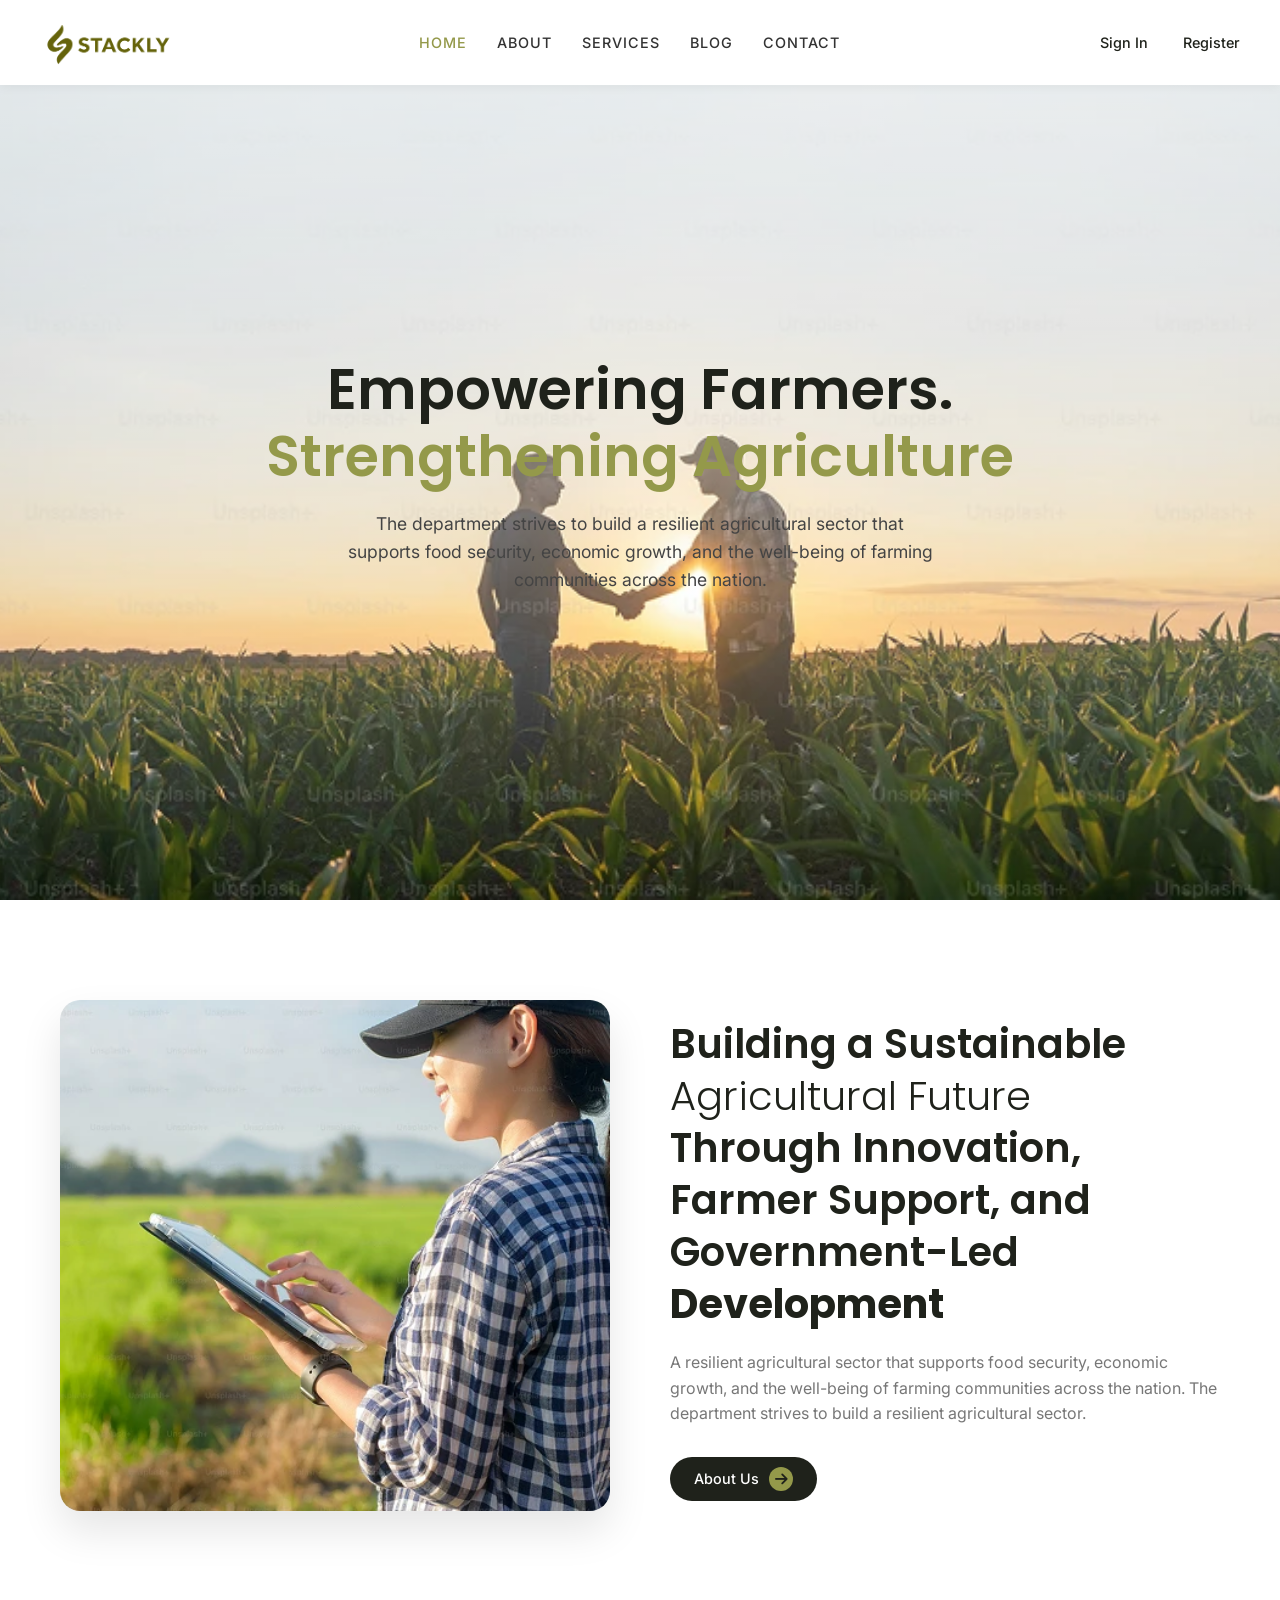
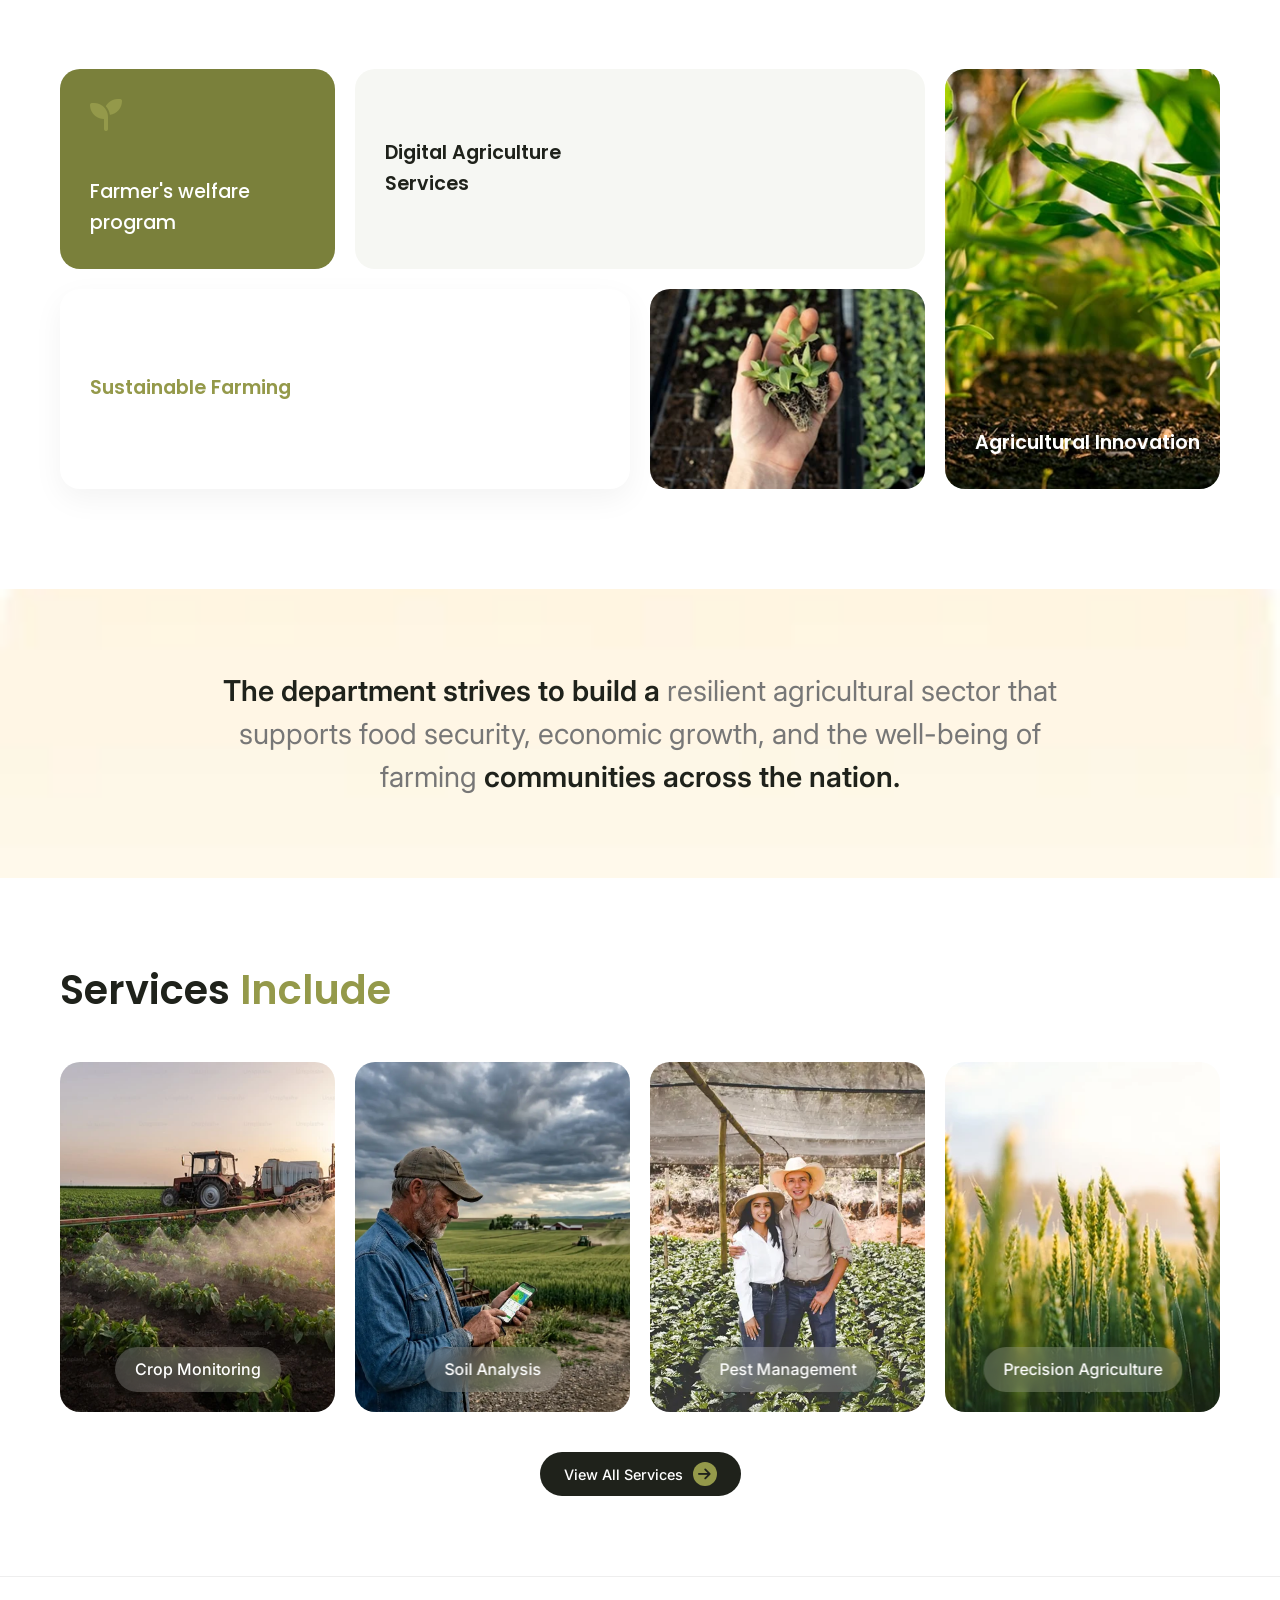
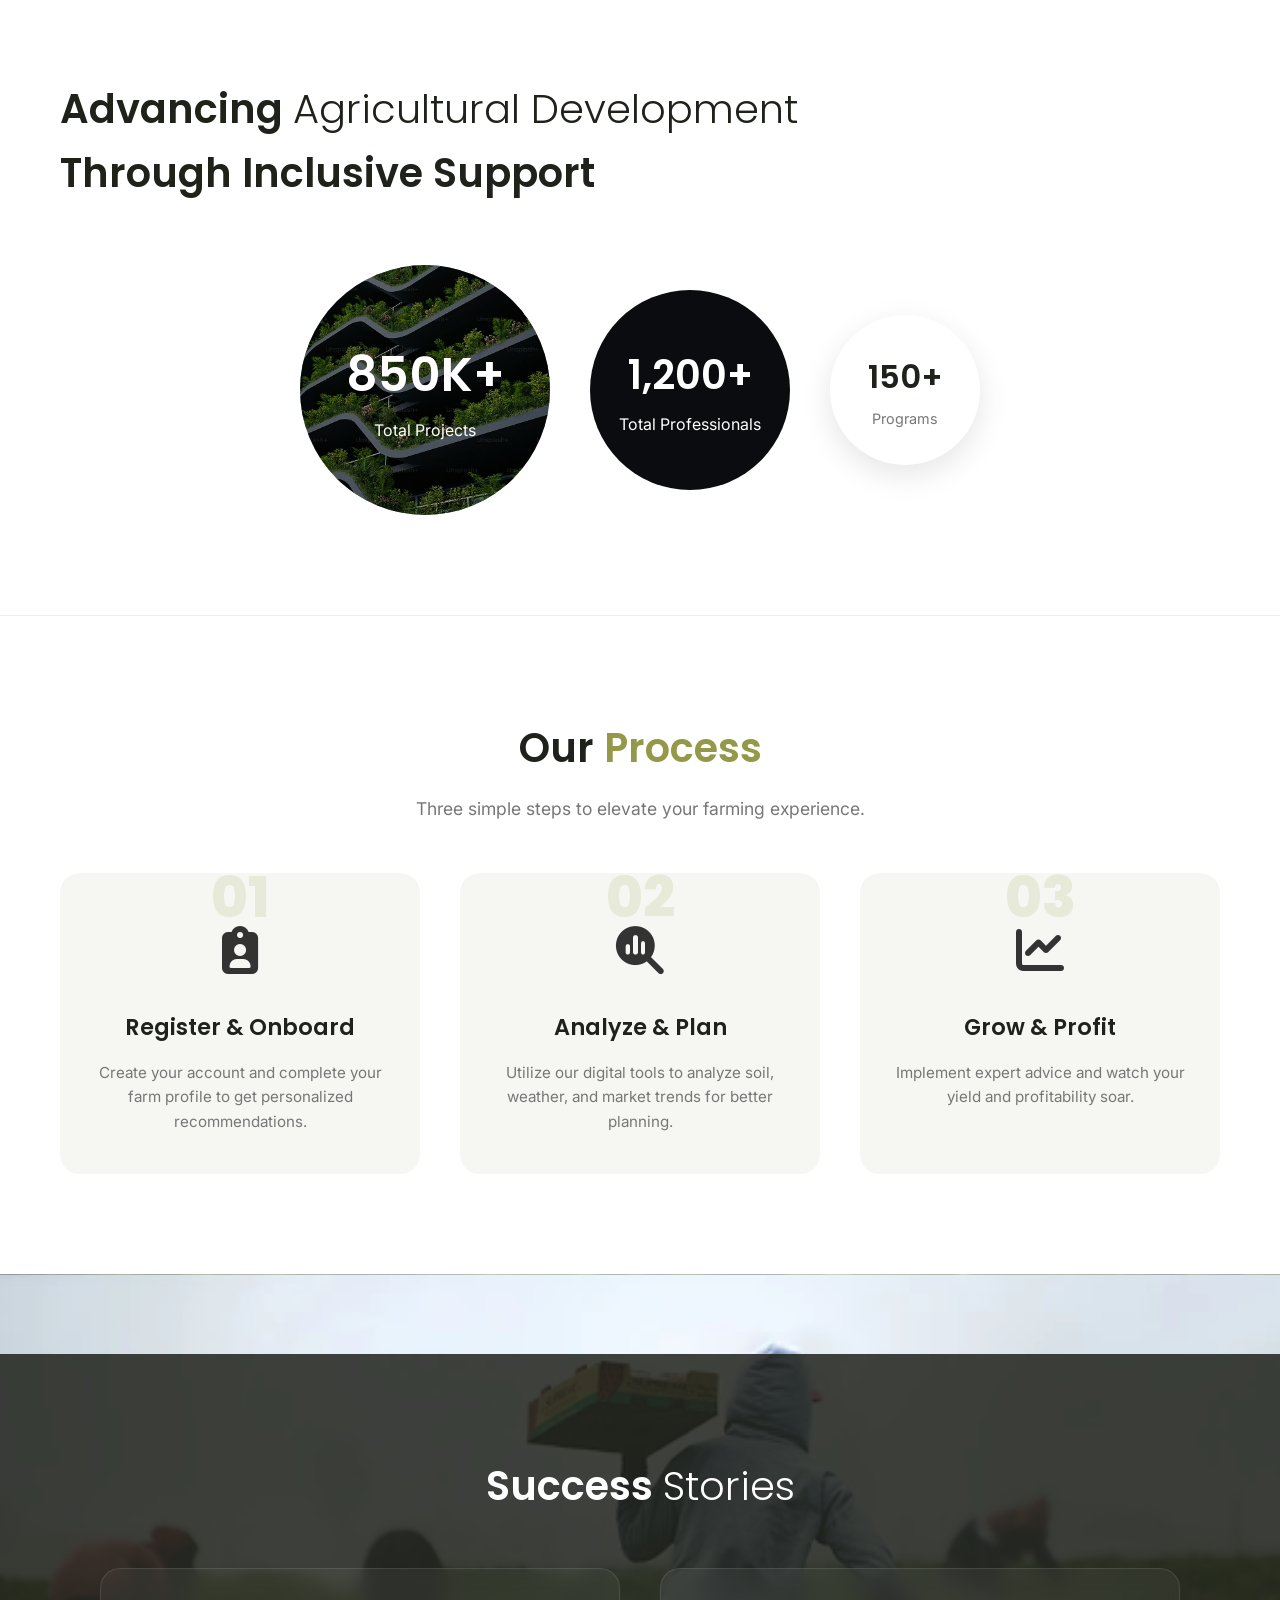
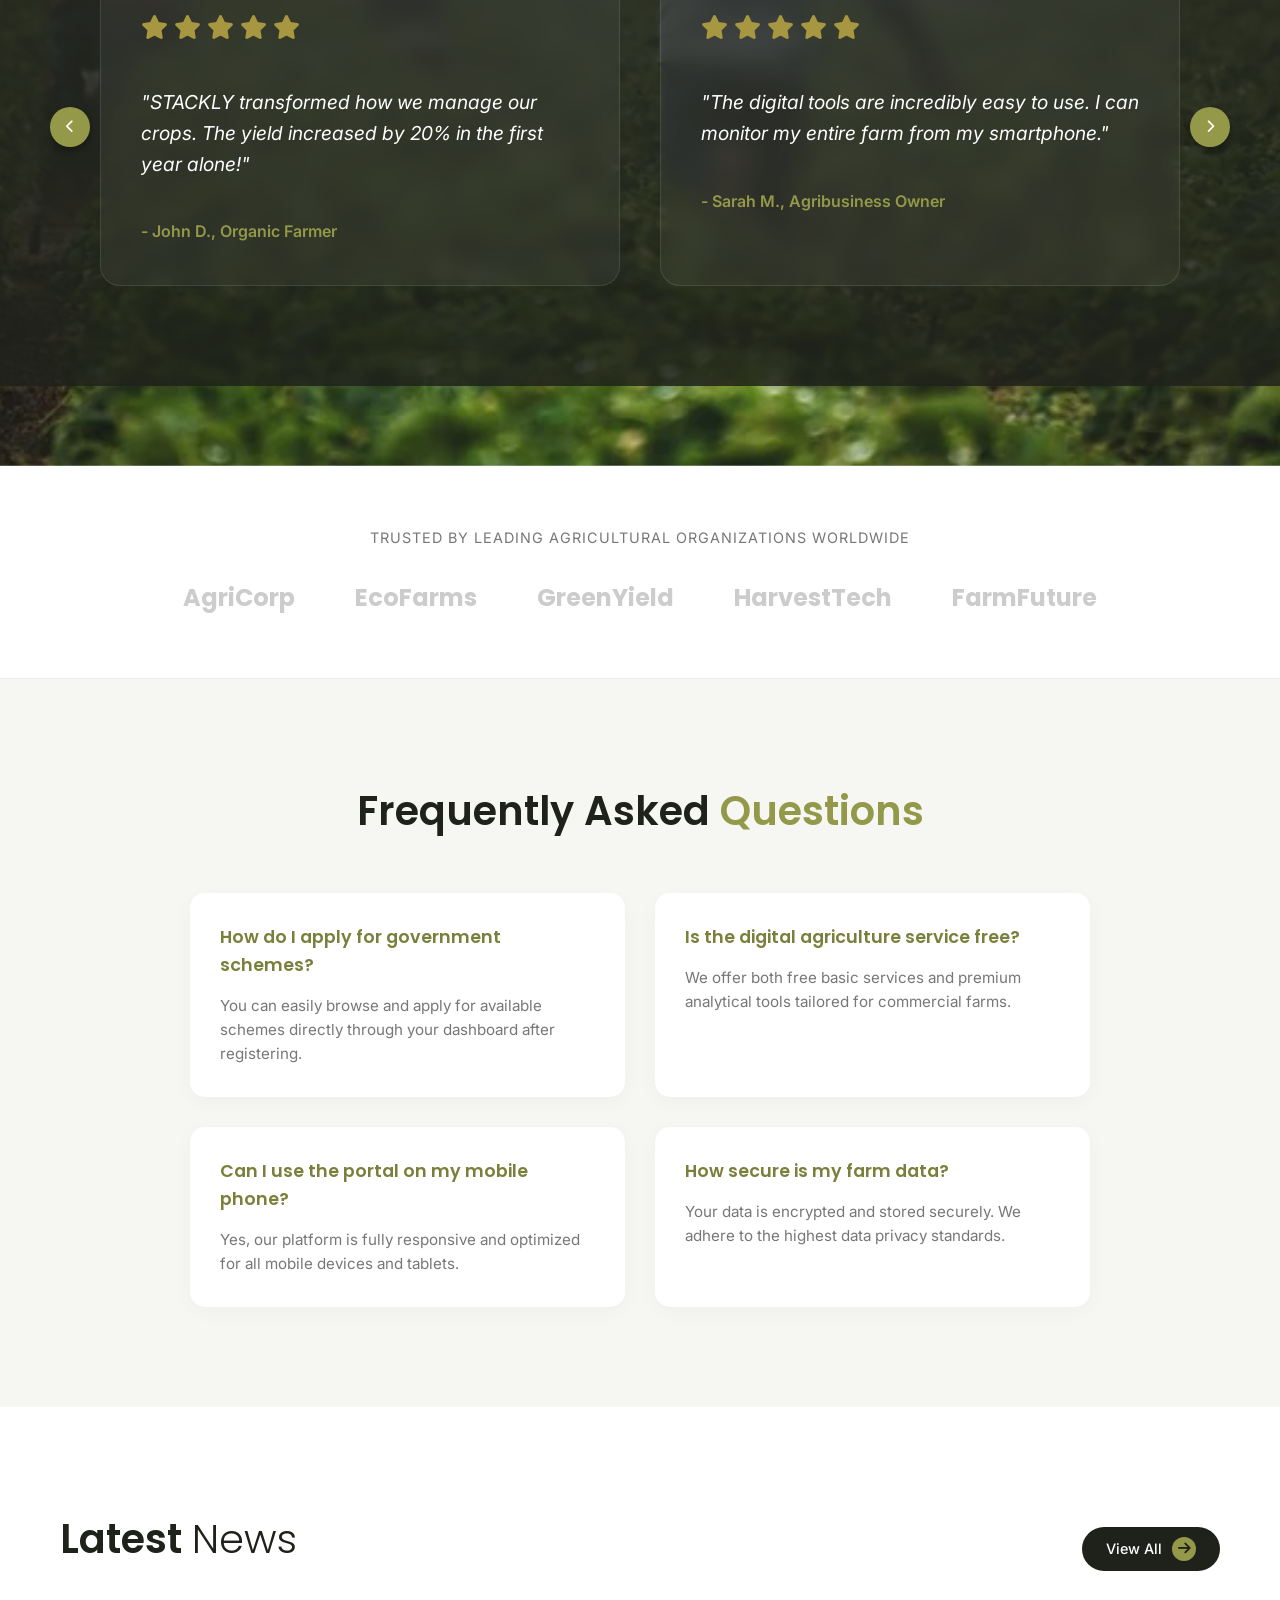
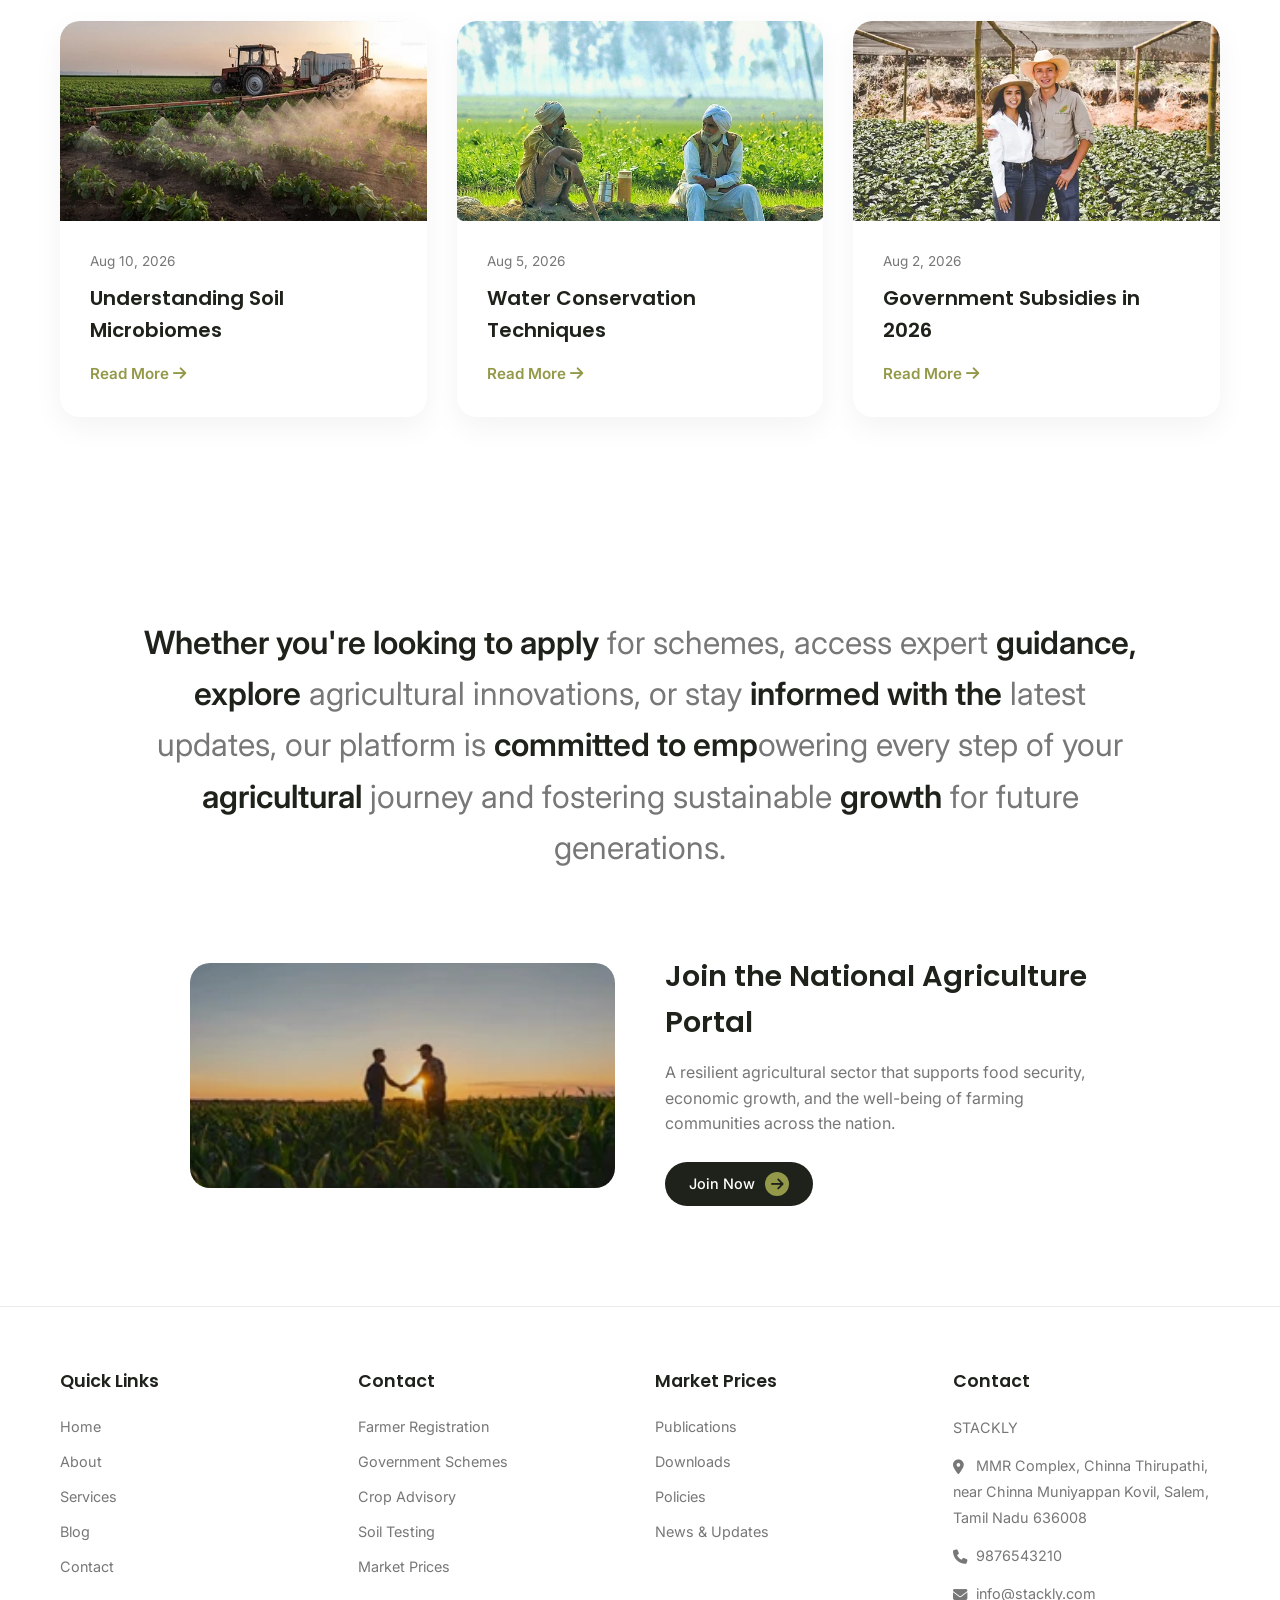
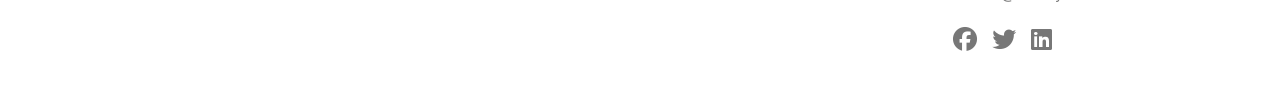
<file: index.html>
<!DOCTYPE html>
<html lang="en">
<head>
    <meta charset="UTF-8">
    <meta name="viewport" content="width=device-width, initial-scale=1.0">
    <title>STACKLY Agriculture</title>
    <link rel="preconnect" href="https://fonts.googleapis.com">
    <link rel="preconnect" href="https://fonts.gstatic.com" crossorigin>
    <link href="https://fonts.googleapis.com/css2?family=Poppins:wght@300;400;500;600;700&family=Inter:wght@300;400;500;600&display=swap" rel="stylesheet">
    <link rel="stylesheet" href="style.css">
    <link rel="stylesheet" href="https://cdnjs.cloudflare.com/ajax/libs/font-awesome/6.4.0/css/all.min.css">
    <!-- AOS CSS -->
    <link href="https://unpkg.com/aos@2.3.1/dist/aos.css" rel="stylesheet">
</head>
<body>

    <!-- Header / Navbar -->
    <header class="navbar">
                <a href="index.html" style="text-decoration: none;">
            <div class="logo">
                <img src="assets/logo_0005.webp" alt="Stackly Logo" style="height: 40px; margin-top: 5px;">
            </div>
        </a>
        <nav class="nav-links">
            <a href="index.html" class="active">Home</a>
            <a href="about.html">About</a>
            <a href="services.html">Services</a>
            <a href="blog.html">Blog</a>
            <a href="contact.html">Contact</a>
        </nav>
        <div class="nav-icons">
             <a href="signin.html" class="nav-text-link">Sign In</a>
            <a href="register.html" class="nav-text-link">Register</a>
        </div>
    
        <div class="mobile-menu-btn" id="mobile-menu-btn"><i class="fa-solid fa-bars"></i></div>
    </header>

    <!-- Hero Section -->
    <section data-aos="fade-up" class="hero" style="background-image: url('assets/Frame 1686551774.webp');">
        <div class="hero-overlay">
            <div class="hero-content">
                <h1>Empowering Farmers. <br><span class="highlight">Strengthening Agriculture</span></h1>
                <p data-aos="fade-up" data-aos-delay="100" style="color: white;">The department strives to build a resilient agricultural sector that supports food security, economic growth, and the well-being of farming communities across the nation.</p>
            </div>
        </div>
    </section>

    <!-- About Section -->
    <section data-aos="fade-up" class="about-section">
        <div class="container about-container">
            <div class="about-image">
                <img src="assets/unsplash_Sf2MBY7xIkY.webp" alt="Wheat field">
            </div>
            <div class="about-text">
                <h2>Building a Sustainable <span class="light">Agricultural Future</span><br>Through Innovation, Farmer Support, and<br>Government-Led <strong>Development</strong></h2>
                <p data-aos="fade-up" data-aos-delay="100">A resilient agricultural sector that supports food security, economic growth, and the well-being of farming communities across the nation. The department strives to build a resilient agricultural sector.</p>
                <a href="about.html" class="btn btn-dark">About Us <span class="arrow"><i class="fa-solid fa-arrow-right"></i></span></a>
            </div>
        </div>
    </section>

    <!-- Features Grid Section -->
    <section data-aos="fade-up" class="features-section">
        <div class="container features-grid">
            <div class="feature-card f-green">
                <i class="fa-solid fa-seedling" style="font-size: 2rem; color: var(--primary);"></i>
                <h3>Farmer's welfare program</h3>
            </div>
            <div class="feature-card f-light">
                <h3>Digital Agriculture Services</h3>
                <!-- <img src="assets/Frame 1686551774.webp" alt="Digital Services" class="feature-img"> -->
            </div>
            <div class="feature-card f-tall">
                <img src="assets/Frame 23.webp" alt="Leaves" class="feature-bg">
                <h3>Agricultural Innovation</h3>
            </div>
            <div class="feature-card f-white">
                <h3>Sustainable Farming</h3>
                <!-- <img src="assets/Group 427318284.webp" alt="Farming" class="feature-img-small"> -->
            </div>
            <div class="feature-card f-img">
                <img src="assets/Rectangle 46.webp" alt="Hands in dirt" class="feature-img-full">
            </div>
        </div>
    </section>

    <!-- Statement Section -->
    <section data-aos="fade-up" class="statement-section">
        <div class="container">
            <p data-aos="fade-up" data-aos-delay="100"><strong>The department strives to build a</strong> resilient agricultural sector that supports food security, economic growth, and the well-being of farming <strong>communities across the nation.</strong></p>
        </div>
    </section>

    <!-- Services Section -->
    <section data-aos="fade-up" class="services-section">
        <div class="container">
            <h2>Services <span class="highlight">Include</span></h2>
            <div class="services-grid">
                <div class="service-card" data-aos="fade-up">
                    <img src="assets/Rectangle 49.webp" alt="Crop Monitoring">
                    <div class="service-title">Crop Monitoring</div>
                </div>
                <div class="service-card" data-aos="fade-up">
                    <img src="assets/agri_weather.webp" alt="Soil Analysis">
                    <div class="service-title">Soil Analysis</div>
                </div>
                <div class="service-card" data-aos="fade-up">
                    <img src="assets/Rectangle 52.webp" alt="Pest Management">
                    <div class="service-title">Pest Management</div>
                </div>
                <div class="service-card" data-aos="fade-up">
                    <img src="assets/Rectangle 43.webp" alt="Precision Agriculture"> <!-- Used another rectangle for the bug image, guessing -->
                    <div class="service-title">Precision Agriculture</div>
                </div>
            </div>
            <div class="center-btn">
                <a href="404.html" class="btn btn-dark">View All Services <span class="arrow"><i class="fa-solid fa-arrow-right"></i></span></a>
            </div>
        </div>
    </section>

    <!-- Stats Section -->
    <section data-aos="fade-up" class="stats-section">
        <div class="container">
            <div class="stats-header">
                <h2>Advancing <span class="light">Agricultural Development</span><br>Through Inclusive Support</h2>
            </div>
            <div class="stats-circles">
                <div class="stat-circle circle-1" style="background-image: url('assets/unsplash_z4L4FTXlvNo.webp');">
                    <div class="stat-overlay">
                        <h3>850K+</h3>
                        <p data-aos="fade-up" data-aos-delay="100">Total Projects</p>
                    </div>
                </div>
                <div class="stat-circle circle-2" style="background-color: #0b0c10;">
                    <h3>1,200+</h3>
                    <p data-aos="fade-up" data-aos-delay="100">Total Professionals</p>
                </div>
                <div class="stat-circle circle-3">
                    <h3>150+</h3>
                    <p data-aos="fade-up" data-aos-delay="100">Programs</p>
                </div>
            </div>
        </div>
    </section>
    <!-- 1. How it Works Section -->
    <section data-aos="fade-up" class="how-it-works-section">
        <div class="container">
            <div class="section-title text-center">
                <h2>Our <span class="highlight">Process</span></h2>
                <p data-aos="fade-up" data-aos-delay="100">Three simple steps to elevate your farming experience.</p>
            </div>
            <div class="process-grid">
                <div class="process-card">
                    <div class="process-number">01</div>
                    <div class="process-icon"><i class="fa-solid fa-clipboard-user"></i></div>
                    <h3>Register & Onboard</h3>
                    <p data-aos="fade-up" data-aos-delay="100">Create your account and complete your farm profile to get personalized recommendations.</p>
                </div>
                <div class="process-card">
                    <div class="process-number">02</div>
                    <div class="process-icon"><i class="fa-solid fa-magnifying-glass-chart"></i></div>
                    <h3>Analyze & Plan</h3>
                    <p data-aos="fade-up" data-aos-delay="100">Utilize our digital tools to analyze soil, weather, and market trends for better planning.</p>
                </div>
                <div class="process-card">
                    <div class="process-number">03</div>
                    <div class="process-icon"><i class="fa-solid fa-chart-line"></i></div>
                    <h3>Grow & Profit</h3>
                    <p data-aos="fade-up" data-aos-delay="100">Implement expert advice and watch your yield and profitability soar.</p>
                </div>
            </div>
        </div>
    </section>

    <!-- 2. Testimonials Section -->
    <section data-aos="fade-up" class="testimonials-section" style="background-image: url('assets/Rectangle 50.webp');">
        <div class="testimonials-overlay">
            <div class="container">
                <div class="section-title text-center text-white">
                    <h2>Success <span class="light">Stories</span></h2>
                </div>
                <div class="slider-wrapper" style="position: relative;">
                    <button class="slider-btn prev-btn" aria-label="Previous"><i class="fa-solid fa-chevron-left"></i></button>
                    <button class="slider-btn next-btn" aria-label="Next"><i class="fa-solid fa-chevron-right"></i></button>
                    <div class="testimonials-grid testimonial-slider">
                        <div class="testimonial-card">
                            <div class="rating">
                                <i class="fa-solid fa-star"></i>
                                <i class="fa-solid fa-star"></i>
                                <i class="fa-solid fa-star"></i>
                                <i class="fa-solid fa-star"></i>
                                <i class="fa-solid fa-star"></i>
                            </div>
                            <p data-aos="fade-up" data-aos-delay="100" class="quote">"STACKLY transformed how we manage our crops. The yield increased by 20% in the first year alone!"</p>
                            <div class="author">- John D., Organic Farmer</div>
                        </div>
                        <div class="testimonial-card">
                            <div class="rating">
                                <i class="fa-solid fa-star"></i>
                                <i class="fa-solid fa-star"></i>
                                <i class="fa-solid fa-star"></i>
                                <i class="fa-solid fa-star"></i>
                                <i class="fa-solid fa-star"></i>
                            </div>
                            <p data-aos="fade-up" data-aos-delay="100" class="quote">"The digital tools are incredibly easy to use. I can monitor my entire farm from my smartphone."</p>
                            <div class="author">- Sarah M., Agribusiness Owner</div>
                        </div>
                        <div class="testimonial-card">
                            <div class="rating">
                                <i class="fa-solid fa-star"></i>
                                <i class="fa-solid fa-star"></i>
                                <i class="fa-solid fa-star"></i>
                                <i class="fa-solid fa-star"></i>
                                <i class="fa-solid fa-star"></i>
                            </div>
                            <p data-aos="fade-up" data-aos-delay="100" class="quote">"Thanks to the weather predictions, we saved our harvest from an unexpected frost. Invaluable service."</p>
                            <div class="author">- Michael T., Farm Manager</div>
                        </div>
                    </div>
                </div>
            </div>
        </div>
    </section>

    <!-- 3. Partners Section -->
    <section data-aos="fade-up" class="partners-section">
        <div class="container text-center">
            <p data-aos="fade-up" data-aos-delay="100" class="partners-title">Trusted by leading agricultural organizations worldwide</p>
            <div class="partners-logo-grid">
                <div class="partner-logo">AgriCorp</div>
                <div class="partner-logo">EcoFarms</div>
                <div class="partner-logo">GreenYield</div>
                <div class="partner-logo">HarvestTech</div>
                <div class="partner-logo">FarmFuture</div>
            </div>
        </div>
    </section>

    <!-- 4. FAQ Section -->
    <section data-aos="fade-up" class="faq-section bg-light-grey">
        <div class="container">
            <div class="section-title text-center">
                <h2>Frequently Asked <span class="highlight">Questions</span></h2>
            </div>
            <div class="faq-grid">
                <div class="faq-item">
                    <h4>How do I apply for government schemes?</h4>
                    <p data-aos="fade-up" data-aos-delay="100">You can easily browse and apply for available schemes directly through your dashboard after registering.</p>
                </div>
                <div class="faq-item">
                    <h4>Is the digital agriculture service free?</h4>
                    <p data-aos="fade-up" data-aos-delay="100">We offer both free basic services and premium analytical tools tailored for commercial farms.</p>
                </div>
                <div class="faq-item">
                    <h4>Can I use the portal on my mobile phone?</h4>
                    <p data-aos="fade-up" data-aos-delay="100">Yes, our platform is fully responsive and optimized for all mobile devices and tablets.</p>
                </div>
                <div class="faq-item">
                    <h4>How secure is my farm data?</h4>
                    <p data-aos="fade-up" data-aos-delay="100">Your data is encrypted and stored securely. We adhere to the highest data privacy standards.</p>
                </div>
            </div>
        </div>
    </section>

    <!-- 5. Latest News Section -->
    <section data-aos="fade-up" class="latest-news-section">
        <div class="container">
            <div class="section-title-flex">
                <h2>Latest <span class="light">News</span></h2>
                <a href="404.html" class="btn btn-dark">View All <span class="arrow"><i class="fa-solid fa-arrow-right"></i></span></a>
            </div>
            <div class="news-grid">
                <div class="news-card">
                    <div class="news-img" style="background-image: url('assets/Rectangle 49.webp');"></div>
                    <div class="news-content">
                        <span class="news-date">Aug 10, 2026</span>
                        <h3>Understanding Soil Microbiomes</h3>
                        <a href="blog.html" class="read-link">Read More <i class="fa-solid fa-arrow-right"></i></a>
                    </div>
                </div>
                <div class="news-card">
                    <div class="news-img" style="background-image: url('assets/Rectangle 51.webp');"></div>
                    <div class="news-content">
                        <span class="news-date">Aug 5, 2026</span>
                        <h3>Water Conservation Techniques</h3>
                        <a href="blog.html" class="read-link">Read More <i class="fa-solid fa-arrow-right"></i></a>
                    </div>
                </div>
                <div class="news-card">
                    <div class="news-img" style="background-image: url('assets/Rectangle 52.webp');"></div>
                    <div class="news-content">
                        <span class="news-date">Aug 2, 2026</span>
                        <h3>Government Subsidies in 2026</h3>
                        <a href="blog.html" class="read-link">Read More <i class="fa-solid fa-arrow-right"></i></a>
                    </div>
                </div>
            </div>
        </div>
    </section>

    <!-- Join CTA Section -->
    <section data-aos="fade-up" class="cta-section">
        <div class="container">
            <p data-aos="fade-up" data-aos-delay="100" class="cta-text">
                <strong>Whether you're looking to apply</strong> for schemes, access expert <strong>guidance, explore</strong> agricultural innovations, or stay <strong>informed with the</strong> latest updates, our platform is <strong>committed to emp</strong>owering every step of your <strong>agricultural</strong> journey and fostering sustainable <strong>growth</strong> for future generations.
                <!-- <img src="assets/Group 427318283.webp" alt="Leaves icon" style="height: 30px; vertical-align: middle; margin-left:10px;"> -->
            </p>

            <div class="cta-box">
                <div class="cta-image">
                    <img src="assets/Screenshot 2026-08-06 at 14.59.31 1.webp" alt="Farmer tablet">
                </div>
                <div class="cta-content">
                    <h3>Join the National Agriculture Portal</h3>
                    <p data-aos="fade-up" data-aos-delay="100">A resilient agricultural sector that supports food security, economic growth, and the well-being of farming communities across the nation.</p>
                    <a href="404.html" class="btn btn-dark">Join Now <span class="arrow"><i class="fa-solid fa-arrow-right"></i></span></a>
                </div>
            </div>
        </div>
    </section>

    <!-- Footer -->
        <footer class="footer">
        <div class="container footer-grid">
            <div class="footer-col">
                <h4>Quick Links</h4>
                <a href="index.html">Home</a>
                <a href="about.html">About</a>
                <a href="services.html">Services</a>
                <a href="blog.html">Blog</a>
                <a href="contact.html">Contact</a>
            </div>
            <div class="footer-col">
                <h4>Contact</h4>
                <a href="404.html">Farmer Registration</a>
                <a href="404.html">Government Schemes</a>
                <a href="404.html">Crop Advisory</a>
                <a href="404.html">Soil Testing</a>
                <a href="404.html">Market Prices</a>
            </div>
            <div class="footer-col">
                <h4>Market Prices</h4>
                <a href="404.html">Publications</a>
                <a href="404.html">Downloads</a>
                <a href="404.html">Policies</a>
                <a href="404.html">News & Updates</a>
            </div>
            <div class="footer-col contact-info-footer">
                <h4>Contact</h4>
                <p data-aos="fade-up" data-aos-delay="100">STACKLY</p>
                <p data-aos="fade-up" data-aos-delay="100"><a href="https://www.google.com/maps/place/Stackly/@11.6829566,78.1739798,17z/data=!3m1!4b1!4m6!3m5!1s0x3babefef7fd970bb:0xe11aef1a71994f9!8m2!3d11.6829566!4d78.1739798!16s%2Fg%2F11l660s35r?entry=ttu&g_ep=EgoyMDI2MDcwNy4wIKXMDSoASAFQAw%3D%3D" target="_blank" style="color: inherit; text-decoration: none;"><i class="fa-solid fa-location-dot inline-icon"></i> MMR Complex, Chinna Thirupathi, near Chinna Muniyappan Kovil, Salem, Tamil Nadu 636008</a></p>
                <p data-aos="fade-up" data-aos-delay="100"><i class="fa-solid fa-phone inline-icon"></i> 9876543210</p>
                <p data-aos="fade-up" data-aos-delay="100"><i class="fa-solid fa-envelope inline-icon"></i> info@stackly.com</p>
                <div class="footer-socials" data-aos="fade-up" data-aos-delay="100" style="margin-top: 15px; display: flex; gap: 15px;">
                    <a href="404.html" style="color: var(--text-light); font-size: 1.5rem; transition: color 0.3s;" onmouseover="this.style.color='var(--primary)'" onmouseout="this.style.color='var(--text-light)'"><i class="fa-brands fa-facebook"></i></a>
                    <a href="404.html" style="color: var(--text-light); font-size: 1.5rem; transition: color 0.3s;" onmouseover="this.style.color='var(--primary)'" onmouseout="this.style.color='var(--text-light)'"><i class="fa-brands fa-twitter"></i></a>
                    <a href="404.html" style="color: var(--text-light); font-size: 1.5rem; transition: color 0.3s;" onmouseover="this.style.color='var(--primary)'" onmouseout="this.style.color='var(--text-light)'"><i class="fa-brands fa-linkedin"></i></a>
                </div>
            </div>
        </div>
    </footer>

    <script src="script.js"></script>

    <!-- Mobile Menu Overlay -->
    <div class="mobile-menu-overlay" id="mobile-menu-overlay">
        <div class="close-menu-btn" id="close-menu-btn"><i class="fa-solid fa-xmark"></i></div>
                        <nav class="mobile-nav-links">
            <a href="index.html" class="active">Home</a>
            <a href="about.html">About</a>
            <a href="services.html">Service</a>
            <a href="blog.html">Blog</a>
            <a href="contact.html">Contact</a>
            <div class="mobile-nav-buttons">
                <a href="signin.html" class="mobile-btn">Sign In</a>
                <a href="register.html" class="mobile-btn mobile-btn-primary">Register</a>
            </div>
        </nav>
    </div>
                <!-- GSAP & AOS -->
    <script src="https://cdnjs.cloudflare.com/ajax/libs/gsap/3.12.2/gsap.min.js"></script>
    <script src="https://unpkg.com/aos@2.3.1/dist/aos.js"></script>
    <script>
        document.addEventListener('DOMContentLoaded', function() {
            if(typeof AOS !== 'undefined') {
                AOS.init({ once: true, offset: 50, duration: 800, easing: 'ease-out-cubic' });
            }
        });
    </script>
</body>
</html>
</file>
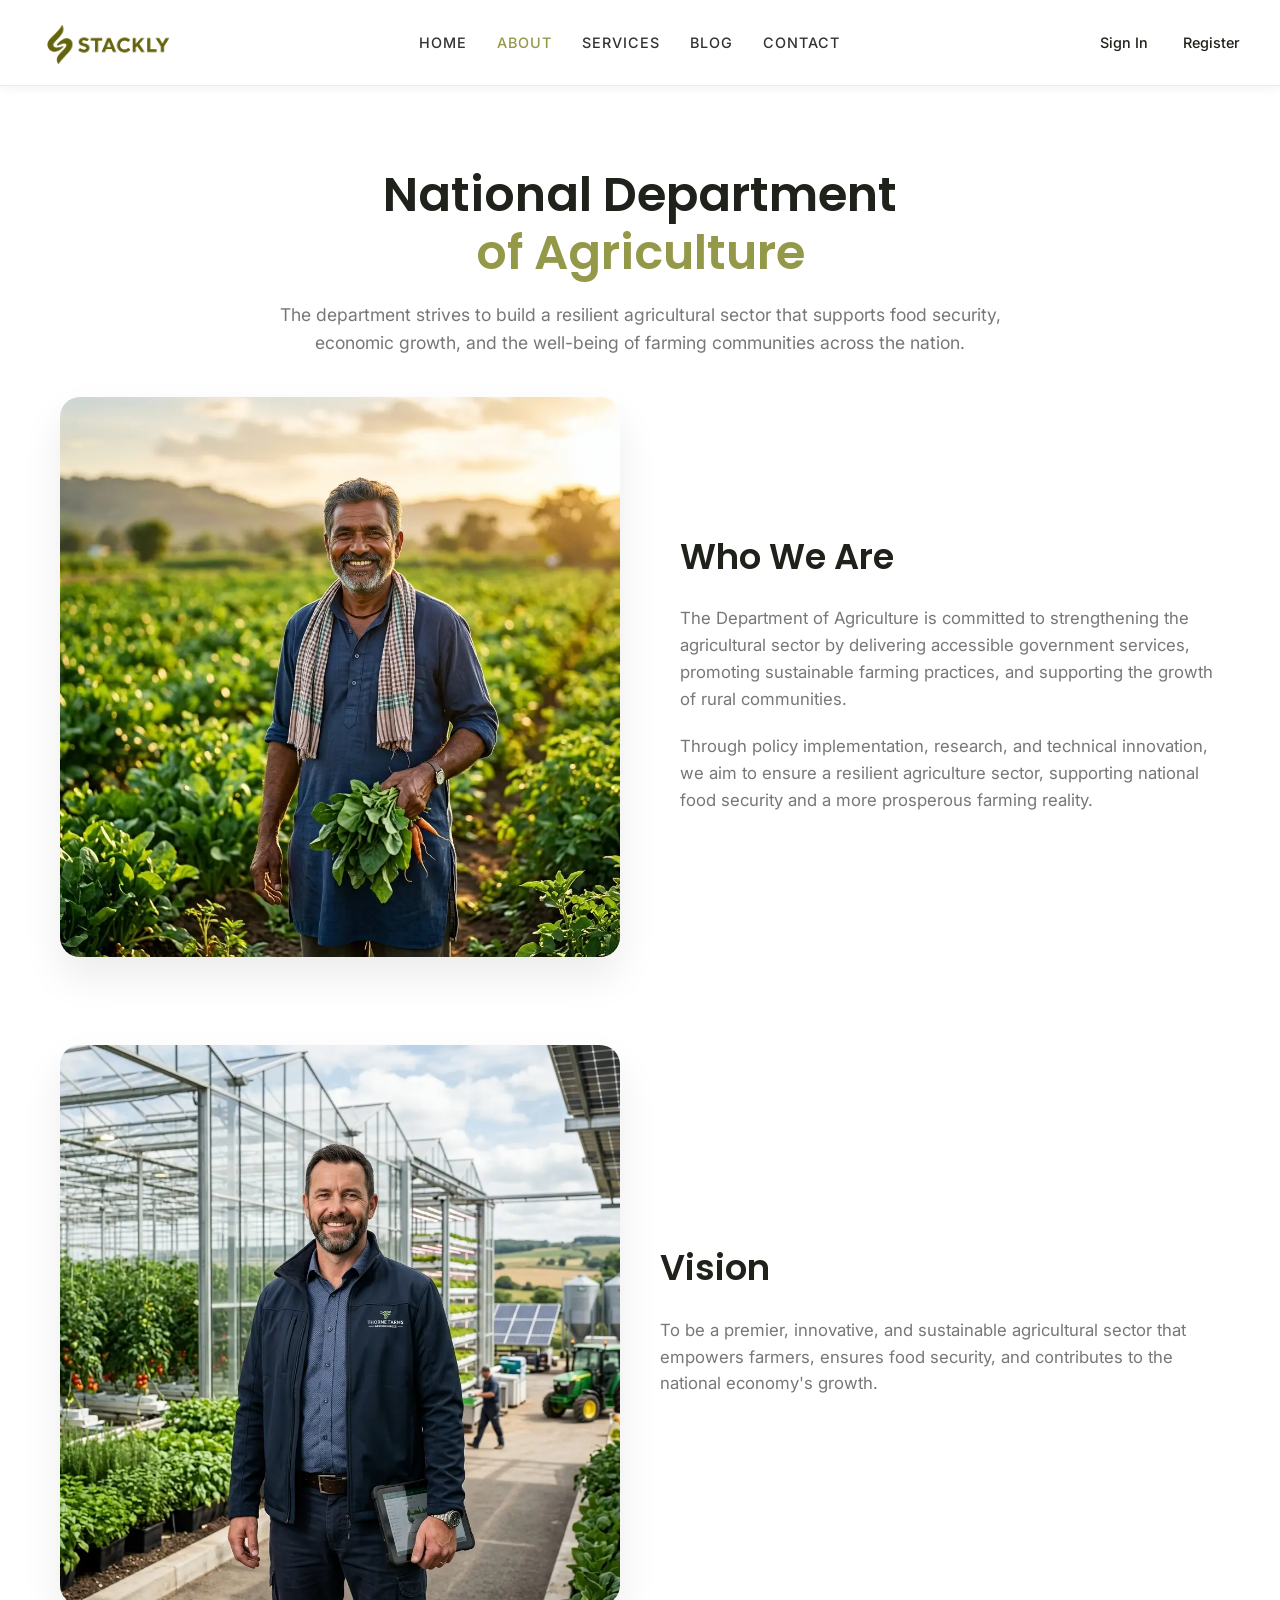
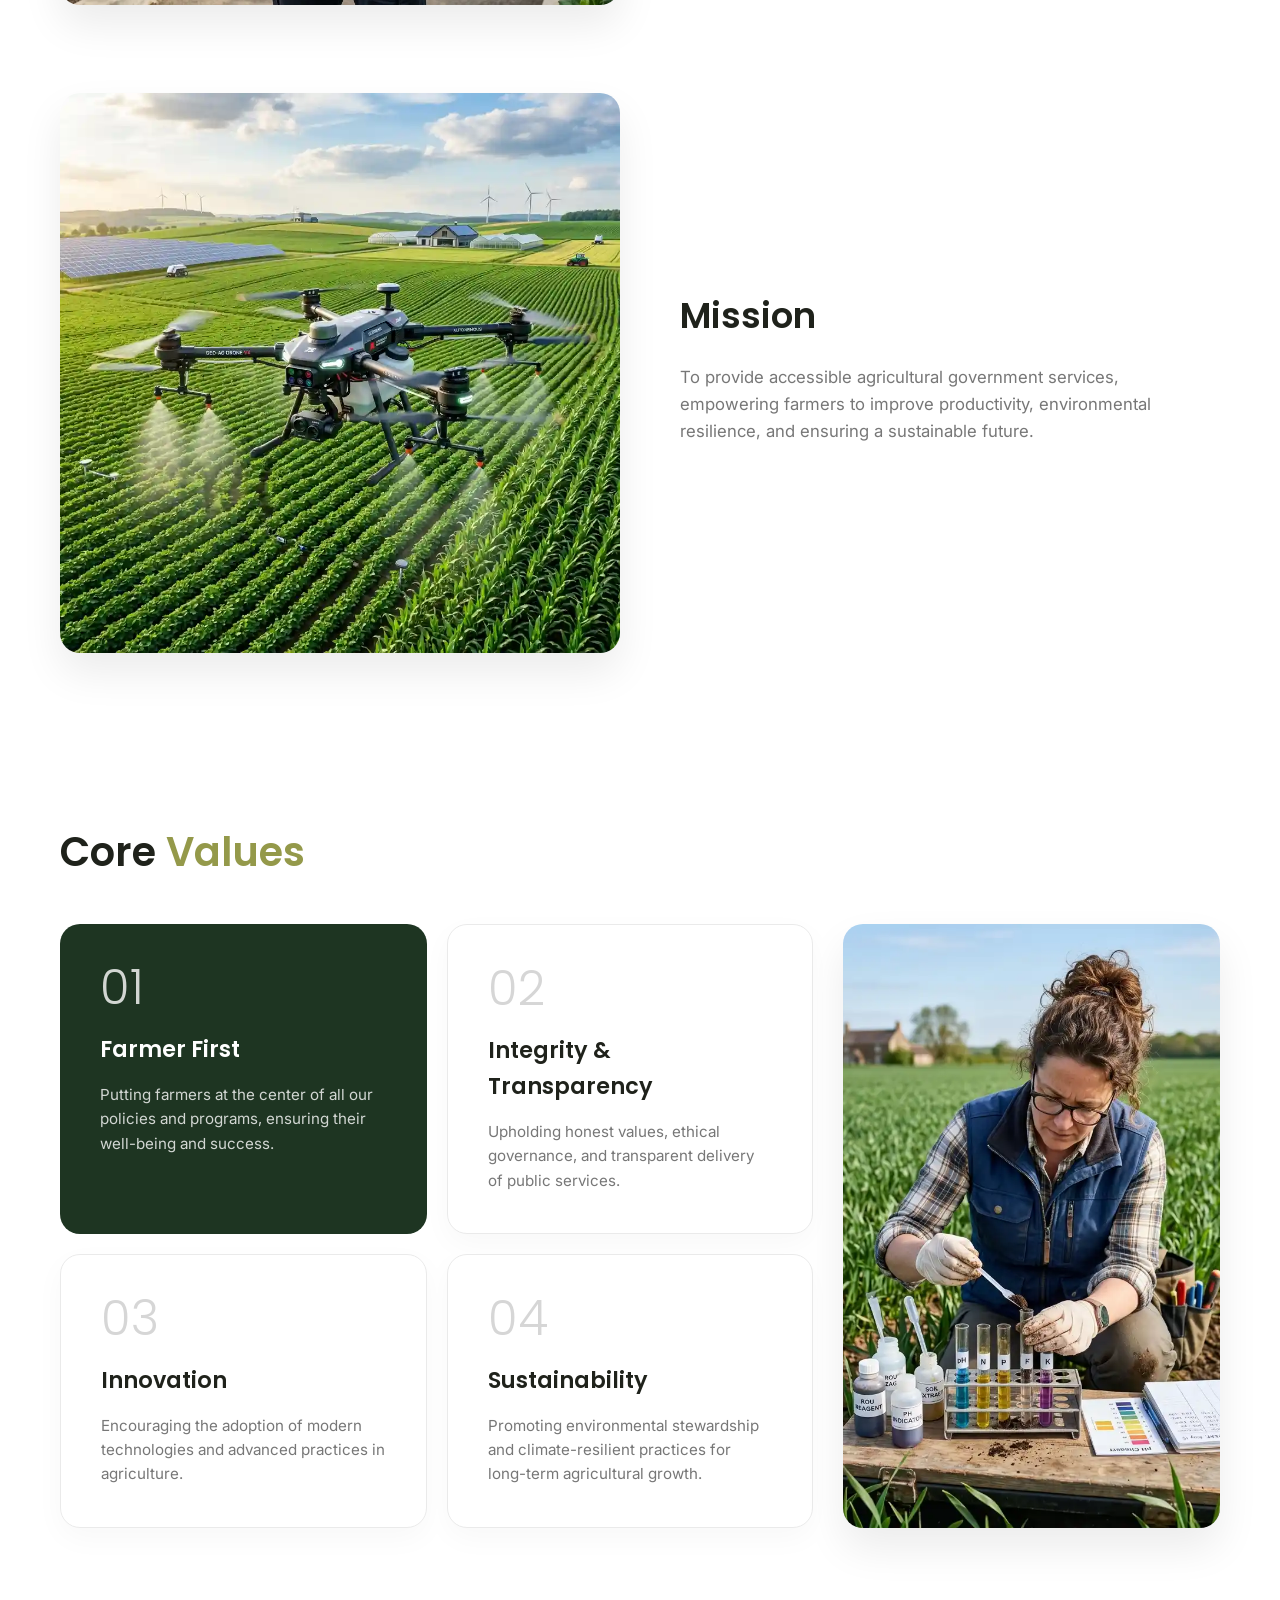
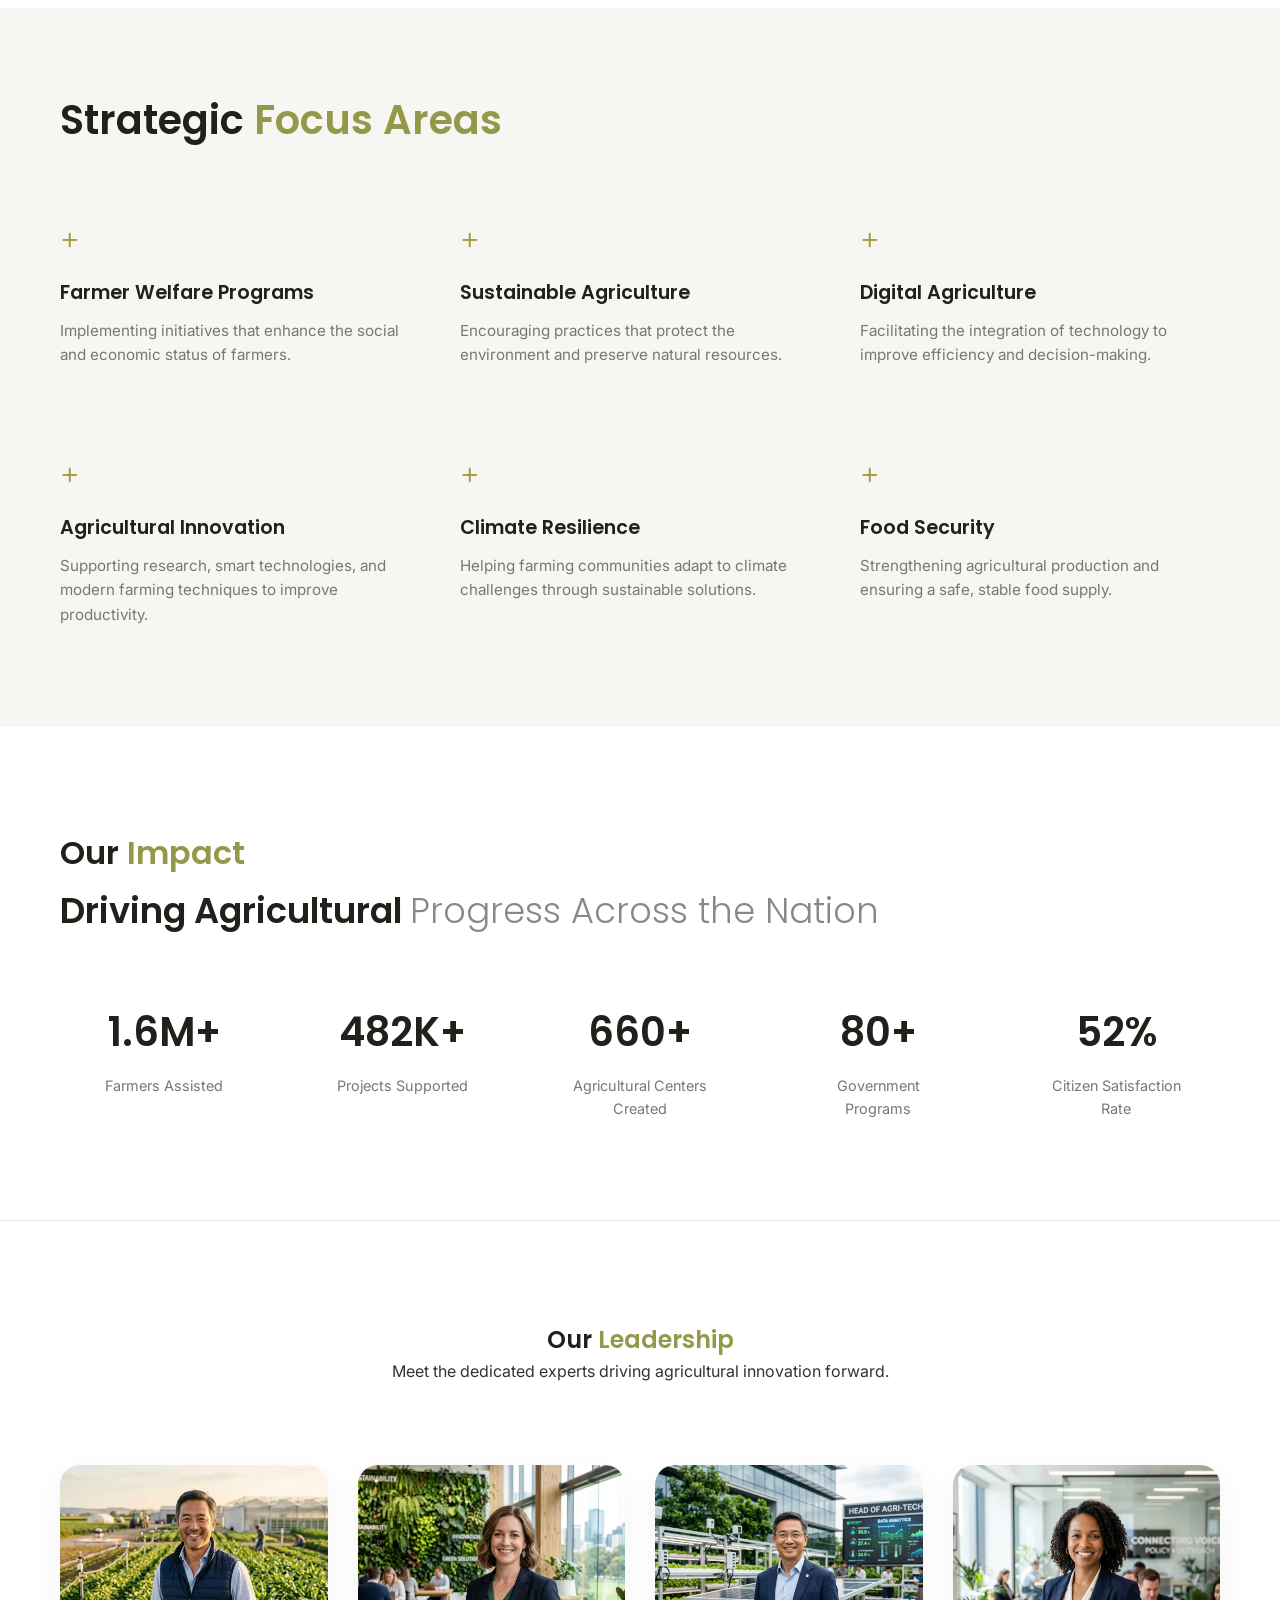
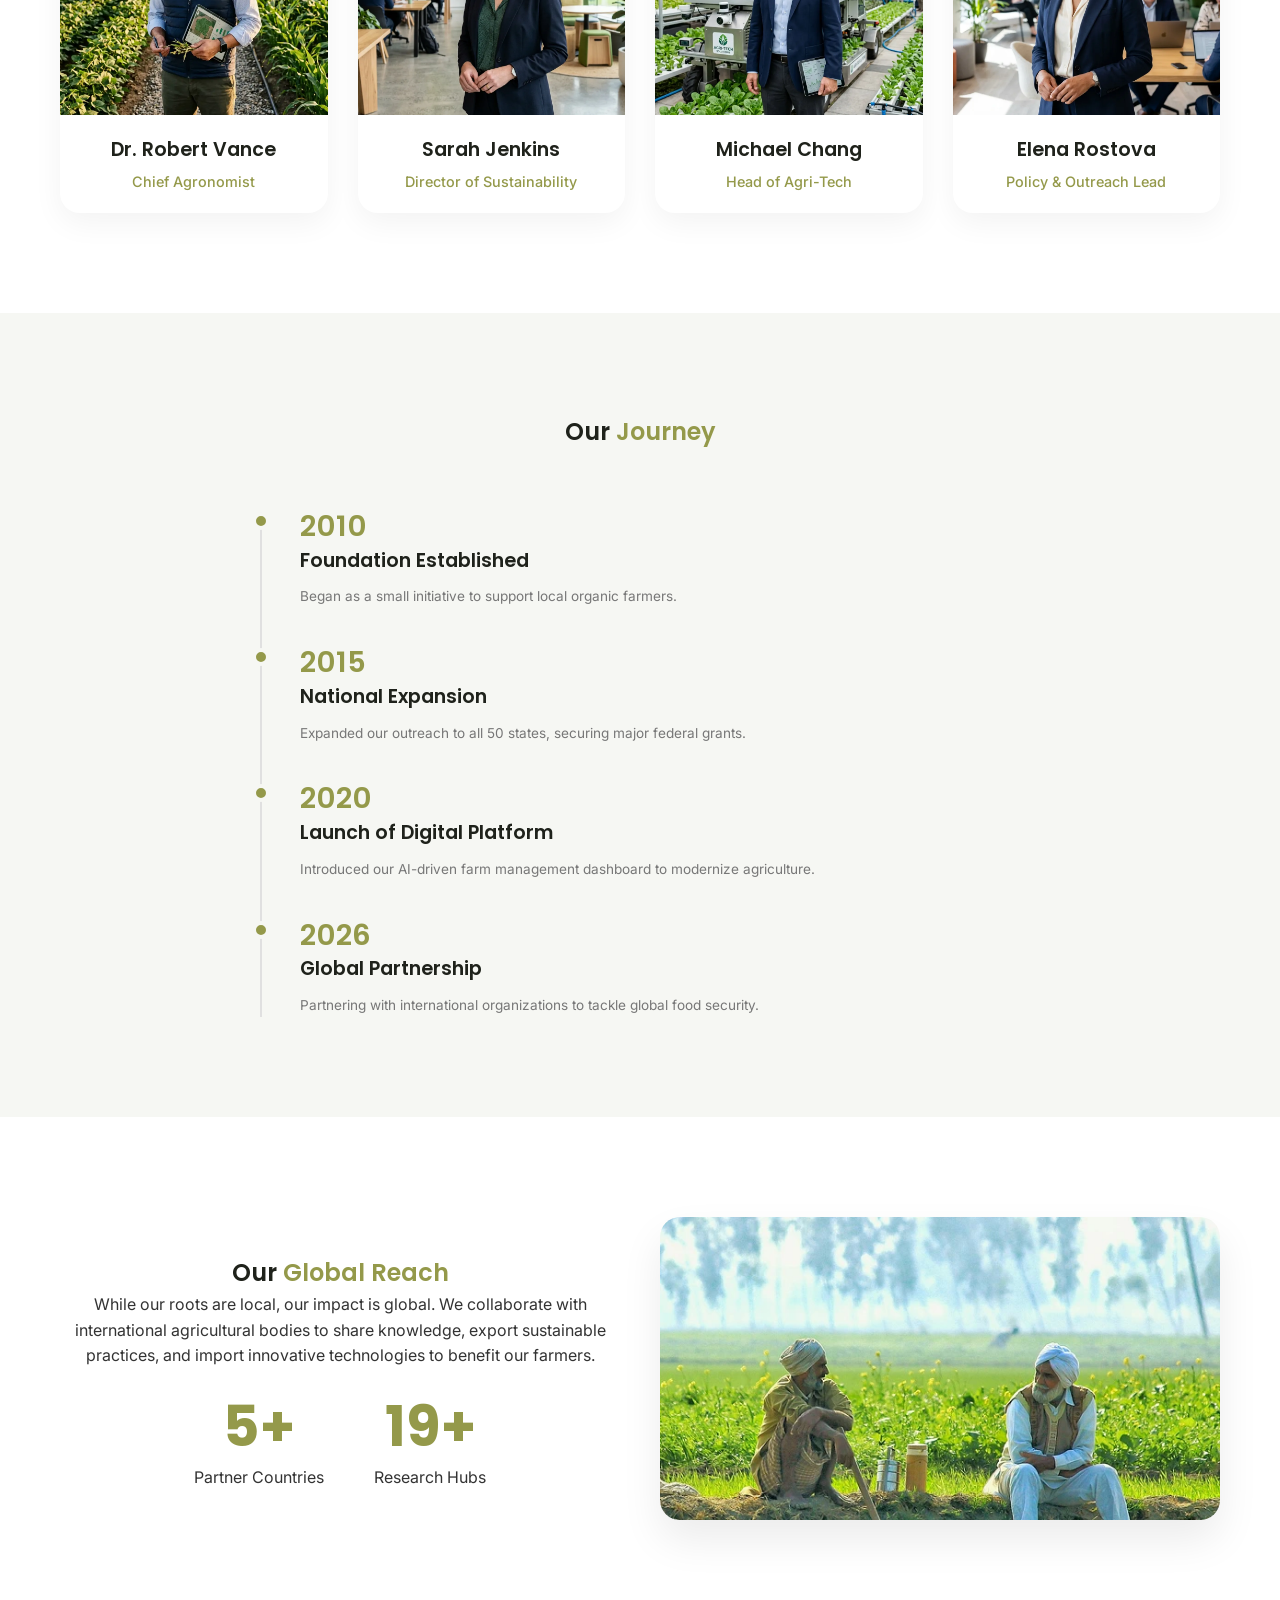
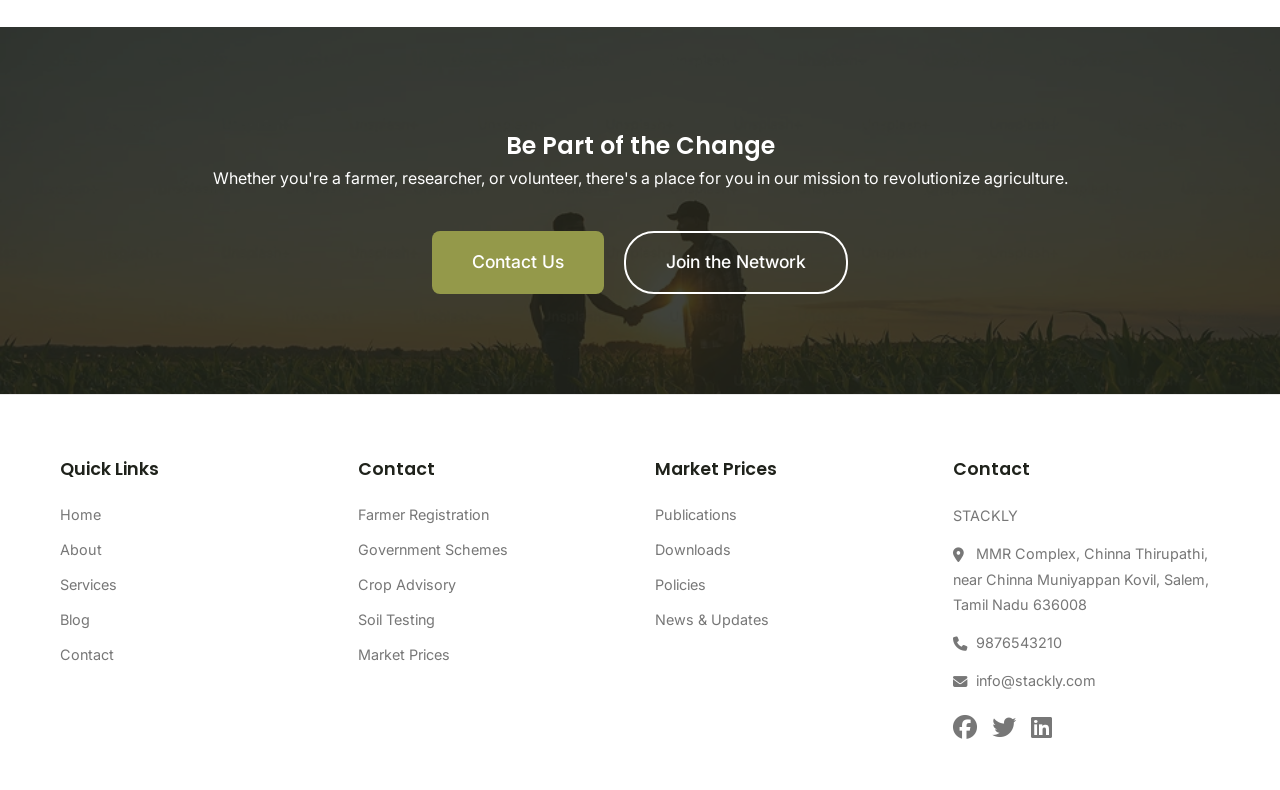
<file: about.html>
<!DOCTYPE html>
<html lang="en">
<head>
    <meta charset="UTF-8">
    <meta name="viewport" content="width=device-width, initial-scale=1.0">
    <title>About - STACKLY Agriculture</title>
    <link rel="preconnect" href="https://fonts.googleapis.com">
    <link rel="preconnect" href="https://fonts.gstatic.com" crossorigin>
    <link href="https://fonts.googleapis.com/css2?family=Poppins:wght@300;400;500;600;700&family=Inter:wght@300;400;500;600&display=swap" rel="stylesheet">
    <link rel="stylesheet" href="style.css">
    <link rel="stylesheet" href="https://cdnjs.cloudflare.com/ajax/libs/font-awesome/6.4.0/css/all.min.css">
    <!-- AOS CSS -->
    <link href="https://unpkg.com/aos@2.3.1/dist/aos.css" rel="stylesheet">
</head>
<body class="about-page">

    <!-- Header / Navbar (Relative position for non-hero pages) -->
    <header class="navbar navbar-relative">
                <a href="index.html" style="text-decoration: none;">
            <div class="logo">
                <img src="assets/logo_0005.webp" alt="Stackly Logo" style="height: 40px; margin-top: 5px;">
            </div>
        </a>
        <nav class="nav-links">
            <a href="index.html">Home</a>
            <a href="about.html" class="active">About</a>
            <a href="services.html">Services</a>
            <a href="blog.html">Blog</a>
            <a href="contact.html">Contact</a>
        </nav>
        <div class="nav-icons">
             <a href="signin.html" class="nav-text-link">Sign In</a>
            <a href="register.html" class="nav-text-link">Register</a>
        </div>
    
        <div class="mobile-menu-btn" id="mobile-menu-btn"><i class="fa-solid fa-bars"></i></div>
    </header>

    <!-- Page Header -->
    <section data-aos="fade-up" class="about-header text-center">
        <div class="container">
            <h1>National Department <br><span class="highlight">of Agriculture</span></h1>
            <p data-aos="fade-up" data-aos-delay="100" class="subtitle">The department strives to build a resilient agricultural sector that supports food security, economic growth, and the well-being of farming communities across the nation.</p>
        </div>
    </section>

    <!-- Alternating Sections -->
    <section data-aos="fade-up" class="alternating-sections">
        <div class="container">
            
            <!-- Who We Are -->
            <div class="row align-center mb-80">
                <div class="col-half text-center">
                    <img src="assets/farmer_rajesh.webp" alt="Who We Are Image" class="rounded-img full-width shadow-light">
                </div>
                <div class="col-half text-content pl-40">
                    <h2>Who We Are</h2>
                    <p data-aos="fade-up" data-aos-delay="100">The Department of Agriculture is committed to strengthening the agricultural sector by delivering accessible government services, promoting sustainable farming practices, and supporting the growth of rural communities.</p>
                    <p data-aos="fade-up" data-aos-delay="100">Through policy implementation, research, and technical innovation, we aim to ensure a resilient agriculture sector, supporting national food security and a more prosperous farming reality.</p>
                </div>
            </div>

            <!-- Vision -->
            <div class="row align-center mb-80 reverse">
                <div class="col-half text-content pr-40">
                    <h2>Vision</h2>
                    <p data-aos="fade-up" data-aos-delay="100">To be a premier, innovative, and sustainable agricultural sector that empowers farmers, ensures food security, and contributes to the national economy's growth.</p>
                </div>
                <div class="col-half text-center">
                    <img src="assets/farmer_david.webp" alt="Vision Image" class="rounded-img full-width shadow-light">
                </div>
            </div>

            <!-- Mission -->
            <div class="row align-center mb-80">
                <div class="col-half text-center">
                    <img src="assets/agri_digital.webp" alt="Mission Image" class="rounded-img full-width shadow-light">
                </div>
                <div class="col-half text-content pl-40">
                    <h2>Mission</h2>
                    <p data-aos="fade-up" data-aos-delay="100">To provide accessible agricultural government services, empowering farmers to improve productivity, environmental resilience, and ensuring a sustainable future.</p>
                </div>
            </div>

        </div>
    </section>

    <!-- Core Values Section -->
    <section data-aos="fade-up" class="core-values-section">
        <div class="container">
            <h2>Core <span class="highlight">Values</span></h2>
            
            <div class="core-values-container">
                <div class="core-values-grid">
                    
                    <div class="value-card v-dark">
                        <div class="value-number">01</div>
                        <h3>Farmer First</h3>
                        <p data-aos="fade-up" data-aos-delay="100">Putting farmers at the center of all our policies and programs, ensuring their well-being and success.</p>
                    </div>
                    
                    <div class="value-card v-light">
                        <div class="value-number">02</div>
                        <h3>Integrity & Transparency</h3>
                        <p data-aos="fade-up" data-aos-delay="100">Upholding honest values, ethical governance, and transparent delivery of public services.</p>
                    </div>
                    
                    <div class="value-card v-light">
                        <div class="value-number">03</div>
                        <h3>Innovation</h3>
                        <p data-aos="fade-up" data-aos-delay="100">Encouraging the adoption of modern technologies and advanced practices in agriculture.</p>
                    </div>
                    
                    <div class="value-card v-light">
                        <div class="value-number">04</div>
                        <h3>Sustainability</h3>
                        <p data-aos="fade-up" data-aos-delay="100">Promoting environmental stewardship and climate-resilient practices for long-term agricultural growth.</p>
                    </div>
                    
                </div>
                
                <div class="core-values-image">
                    <img src="assets/agri_soil.webp" alt="Core Values Image" class="rounded-img full-width h-100 object-cover shadow-light">
                </div>
            </div>

        </div>
    </section>

    <!-- Strategic Focus Areas -->
    <section data-aos="fade-up" class="strategic-focus-section bg-light-grey">
        <div class="container">
            <h2>Strategic <span class="highlight">Focus Areas</span></h2>
            
            <div class="focus-grid mt-40">
                
                <div class="focus-item">
                    <div class="focus-icon">+</div>
                    <h4>Farmer Welfare Programs</h4>
                    <p data-aos="fade-up" data-aos-delay="100">Implementing initiatives that enhance the social and economic status of farmers.</p>
                </div>
                
                <div class="focus-item">
                    <div class="focus-icon">+</div>
                    <h4>Sustainable Agriculture</h4>
                    <p data-aos="fade-up" data-aos-delay="100">Encouraging practices that protect the environment and preserve natural resources.</p>
                </div>
                
                <div class="focus-item">
                    <div class="focus-icon">+</div>
                    <h4>Digital Agriculture</h4>
                    <p data-aos="fade-up" data-aos-delay="100">Facilitating the integration of technology to improve efficiency and decision-making.</p>
                </div>
                
                <div class="focus-item">
                    <div class="focus-icon">+</div>
                    <h4>Agricultural Innovation</h4>
                    <p data-aos="fade-up" data-aos-delay="100">Supporting research, smart technologies, and modern farming techniques to improve productivity.</p>
                </div>
                
                <div class="focus-item">
                    <div class="focus-icon">+</div>
                    <h4>Climate Resilience</h4>
                    <p data-aos="fade-up" data-aos-delay="100">Helping farming communities adapt to climate challenges through sustainable solutions.</p>
                </div>
                
                <div class="focus-item">
                    <div class="focus-icon">+</div>
                    <h4>Food Security</h4>
                    <p data-aos="fade-up" data-aos-delay="100">Strengthening agricultural production and ensuring a safe, stable food supply.</p>
                </div>
                
            </div>
        </div>
    </section>

    <!-- Our Impact -->
    <section data-aos="fade-up" class="impact-section">
        <div class="container">
            <h2>Our <span class="highlight">Impact</span></h2>
            <h3 class="impact-subtitle">Driving Agricultural <span class="light-text">Progress Across the Nation</span></h3>
            
            <div class="impact-stats mt-60">
                <div class="stat-item">
                    <h4 class="stat-number counter" data-target="2.8" data-suffix="M+" data-decimals="1">0M+</h4>
                    <p data-aos="fade-up" data-aos-delay="100" class="stat-label">Farmers Assisted</p>
                </div>
                <div class="stat-item">
                    <h4 class="stat-number counter" data-target="850" data-suffix="K+">0K+</h4>
                    <p data-aos="fade-up" data-aos-delay="100" class="stat-label">Projects Supported</p>
                </div>
                <div class="stat-item">
                    <h4 class="stat-number counter" data-target="1200" data-suffix="+" data-comma="true">0+</h4>
                    <p data-aos="fade-up" data-aos-delay="100" class="stat-label">Agricultural Centers<br>Created</p>
                </div>
                <div class="stat-item">
                    <h4 class="stat-number counter" data-target="150" data-suffix="+">0+</h4>
                    <p data-aos="fade-up" data-aos-delay="100" class="stat-label">Government<br>Programs</p>
                </div>
                <div class="stat-item">
                    <h4 class="stat-number counter" data-target="98" data-suffix="%">0%</h4>
                    <p data-aos="fade-up" data-aos-delay="100" class="stat-label">Citizen Satisfaction<br>Rate</p>
                </div>
            </div>
        </div>
    </section>

    <!-- 1. Our Leadership Team Section -->
    <section data-aos="fade-up" class="leadership-section">
        <div class="container">
            <h2 class="text-center">Our <span class="highlight">Leadership</span></h2>
            <p data-aos="fade-up" data-aos-delay="100" class="text-center subtitle mb-80">Meet the dedicated experts driving agricultural innovation forward.</p>
            
            <div class="team-grid">
                <div class="team-card">
                    <div class="team-img" style="background-image: url('assets/robert_vance.webp');">
                        <div class="social-overlay">
                            <a href="404.html"><i class="fa-brands fa-linkedin"></i></a>
                            <a href="404.html"><i class="fa-brands fa-twitter"></i></a>
                        </div>
                    </div>
                    <div class="team-info">
                        <h3>Dr. Robert Vance</h3>
                        <p data-aos="fade-up" data-aos-delay="100" class="role">Chief Agronomist</p>
                    </div>
                </div>
                <div class="team-card">
                    <div class="team-img" style="background-image: url('assets/sarah_jenkins.webp');">
                        <div class="social-overlay">
                            <a href="404.html"><i class="fa-brands fa-linkedin"></i></a>
                            <a href="404.html"><i class="fa-brands fa-twitter"></i></a>
                        </div>
                    </div>
                    <div class="team-info">
                        <h3>Sarah Jenkins</h3>
                        <p data-aos="fade-up" data-aos-delay="100" class="role">Director of Sustainability</p>
                    </div>
                </div>
                <div class="team-card">
                    <div class="team-img" style="background-image: url('assets/michael_chang.webp');">
                        <div class="social-overlay">
                            <a href="404.html"><i class="fa-brands fa-linkedin"></i></a>
                            <a href="404.html"><i class="fa-brands fa-twitter"></i></a>
                        </div>
                    </div>
                    <div class="team-info">
                        <h3>Michael Chang</h3>
                        <p data-aos="fade-up" data-aos-delay="100" class="role">Head of Agri-Tech</p>
                    </div>
                </div>
                <div class="team-card">
                    <div class="team-img" style="background-image: url('assets/elena_rostova.webp');">
                        <div class="social-overlay">
                            <a href="404.html"><i class="fa-brands fa-linkedin"></i></a>
                            <a href="404.html"><i class="fa-brands fa-twitter"></i></a>
                        </div>
                    </div>
                    <div class="team-info">
                        <h3>Elena Rostova</h3>
                        <p data-aos="fade-up" data-aos-delay="100" class="role">Policy & Outreach Lead</p>
                    </div>
                </div>
            </div>
        </div>
    </section>

    <!-- 2. Our History / Timeline Section -->
    <section data-aos="fade-up" class="history-section bg-light-grey">
        <div class="container">
            <h2 class="text-center">Our <span class="highlight">Journey</span></h2>
            
            <div class="timeline">
                <div class="timeline-item">
                    <div class="timeline-dot"></div>
                    <div class="timeline-content">
                        <h3>2010</h3>
                        <h4>Foundation Established</h4>
                        <p data-aos="fade-up" data-aos-delay="100">Began as a small initiative to support local organic farmers.</p>
                    </div>
                </div>
                <div class="timeline-item">
                    <div class="timeline-dot"></div>
                    <div class="timeline-content">
                        <h3>2015</h3>
                        <h4>National Expansion</h4>
                        <p data-aos="fade-up" data-aos-delay="100">Expanded our outreach to all 50 states, securing major federal grants.</p>
                    </div>
                </div>
                <div class="timeline-item">
                    <div class="timeline-dot"></div>
                    <div class="timeline-content">
                        <h3>2020</h3>
                        <h4>Launch of Digital Platform</h4>
                        <p data-aos="fade-up" data-aos-delay="100">Introduced our AI-driven farm management dashboard to modernize agriculture.</p>
                    </div>
                </div>
                <div class="timeline-item">
                    <div class="timeline-dot"></div>
                    <div class="timeline-content">
                        <h3>2026</h3>
                        <h4>Global Partnership</h4>
                        <p data-aos="fade-up" data-aos-delay="100">Partnering with international organizations to tackle global food security.</p>
                    </div>
                </div>
            </div>
        </div>
    </section>

    <!-- 3. Global Footprint Section -->
    <section data-aos="fade-up" class="footprint-section">
        <div class="container"><div class="row align-center" style="align-items: center; justify-content: center;">
            <div class="col-half text-center">
                <h2>Our <span class="highlight">Global Reach</span></h2>
                <p data-aos="fade-up" data-aos-delay="100" style="margin-bottom: 30px;">While our roots are local, our impact is global. We collaborate with international agricultural bodies to share knowledge, export sustainable practices, and import innovative technologies to benefit our farmers.</p>
                <div class="footprint-stats">
                    <div>
                        <span class="highlight text-xl counter" data-target="12" data-suffix="+">0+</span>
                        <p data-aos="fade-up" data-aos-delay="100">Partner Countries</p>
                    </div>
                    <div>
                        <span class="highlight text-xl counter" data-target="50" data-suffix="+">0+</span>
                        <p data-aos="fade-up" data-aos-delay="100">Research Hubs</p>
                    </div>
                </div>
            </div>
            <div class="col-half text-center">
                <img src="assets/Rectangle 51.webp" alt="Global map abstract" class="rounded-img full-width shadow-light">
            </div>
        </div>
    </section>

    <!-- 4. Join Our Mission Section -->
    <section data-aos="fade-up" class="join-mission-section" style="background-image: url('assets/Frame 1686551774.webp');">
        <div class="mission-overlay text-center">
            <div class="container">
                <h2 class="text-white">Be Part of the <span class="highlight" style="color: #EFE3C2;">Change</span></h2>
                <p data-aos="fade-up" data-aos-delay="100" class="text-white subtitle">Whether you're a farmer, researcher, or volunteer, there's a place for you in our mission to revolutionize agriculture.</p>
                <div class="mission-buttons">
                    <a href="contact.html" class="btn btn-primary" style="background: var(--primary); color: var(--white); border: none;">Contact Us</a>
                    <a href="register.html" class="btn btn-secondary" style="background: transparent; color: var(--white); border: 2px solid var(--white);">Join the Network</a>
                </div>
            </div>
        </div>
    </section>

    <!-- Footer -->
        <footer class="footer">
        <div class="container footer-grid">
            <div class="footer-col">
                <h4>Quick Links</h4>
                <a href="index.html">Home</a>
                <a href="about.html">About</a>
                <a href="services.html">Services</a>
                <a href="blog.html">Blog</a>
                <a href="contact.html">Contact</a>
            </div>
            <div class="footer-col">
                <h4>Contact</h4>
                <a href="404.html">Farmer Registration</a>
                <a href="404.html">Government Schemes</a>
                <a href="404.html">Crop Advisory</a>
                <a href="404.html">Soil Testing</a>
                <a href="404.html">Market Prices</a>
            </div>
            <div class="footer-col">
                <h4>Market Prices</h4>
                <a href="404.html">Publications</a>
                <a href="404.html">Downloads</a>
                <a href="404.html">Policies</a>
                <a href="404.html">News & Updates</a>
            </div>
            <div class="footer-col contact-info-footer">
                <h4>Contact</h4>
                <p data-aos="fade-up" data-aos-delay="100">STACKLY</p>
                <p data-aos="fade-up" data-aos-delay="100"><a href="https://www.google.com/maps/place/Stackly/@11.6829566,78.1739798,17z/data=!3m1!4b1!4m6!3m5!1s0x3babefef7fd970bb:0xe11aef1a71994f9!8m2!3d11.6829566!4d78.1739798!16s%2Fg%2F11l660s35r?entry=ttu&g_ep=EgoyMDI2MDcwNy4wIKXMDSoASAFQAw%3D%3D" target="_blank" style="color: inherit; text-decoration: none;"><i class="fa-solid fa-location-dot inline-icon"></i> MMR Complex, Chinna Thirupathi, near Chinna Muniyappan Kovil, Salem, Tamil Nadu 636008</a></p>
                <p data-aos="fade-up" data-aos-delay="100"><i class="fa-solid fa-phone inline-icon"></i> 9876543210</p>
                <p data-aos="fade-up" data-aos-delay="100"><i class="fa-solid fa-envelope inline-icon"></i> info@stackly.com</p>
                <div class="footer-socials" data-aos="fade-up" data-aos-delay="100" style="margin-top: 15px; display: flex; gap: 15px;">
                    <a href="404.html" style="color: var(--text-light); font-size: 1.5rem; transition: color 0.3s;" onmouseover="this.style.color='var(--primary)'" onmouseout="this.style.color='var(--text-light)'"><i class="fa-brands fa-facebook"></i></a>
                    <a href="404.html" style="color: var(--text-light); font-size: 1.5rem; transition: color 0.3s;" onmouseover="this.style.color='var(--primary)'" onmouseout="this.style.color='var(--text-light)'"><i class="fa-brands fa-twitter"></i></a>
                    <a href="404.html" style="color: var(--text-light); font-size: 1.5rem; transition: color 0.3s;" onmouseover="this.style.color='var(--primary)'" onmouseout="this.style.color='var(--text-light)'"><i class="fa-brands fa-linkedin"></i></a>
                </div>
            </div>
        </div>
    </footer>

    <script src="script.js"></script>

    <!-- Mobile Menu Overlay -->
    <div class="mobile-menu-overlay" id="mobile-menu-overlay">
        <div class="close-menu-btn" id="close-menu-btn"><i class="fa-solid fa-xmark"></i></div>
                        <nav class="mobile-nav-links">
            <a href="index.html">Home</a>
            <a href="about.html" class="active">About</a>
            <a href="services.html">Service</a>
            <a href="blog.html">Blog</a>
            <a href="contact.html">Contact</a>
            <div class="mobile-nav-buttons">
                <a href="signin.html" class="mobile-btn">Sign In</a>
                <a href="register.html" class="mobile-btn mobile-btn-primary">Register</a>
            </div>
        </nav>
    </div>
                <!-- GSAP & AOS -->
    <script src="https://cdnjs.cloudflare.com/ajax/libs/gsap/3.12.2/gsap.min.js"></script>
    <script src="https://unpkg.com/aos@2.3.1/dist/aos.js"></script>
    <script>
        document.addEventListener('DOMContentLoaded', function() {
            if(typeof AOS !== 'undefined') {
                AOS.init({ once: true, offset: 50, duration: 800, easing: 'ease-out-cubic' });
            }
        });
    </script>
</body>
</html>
</file>
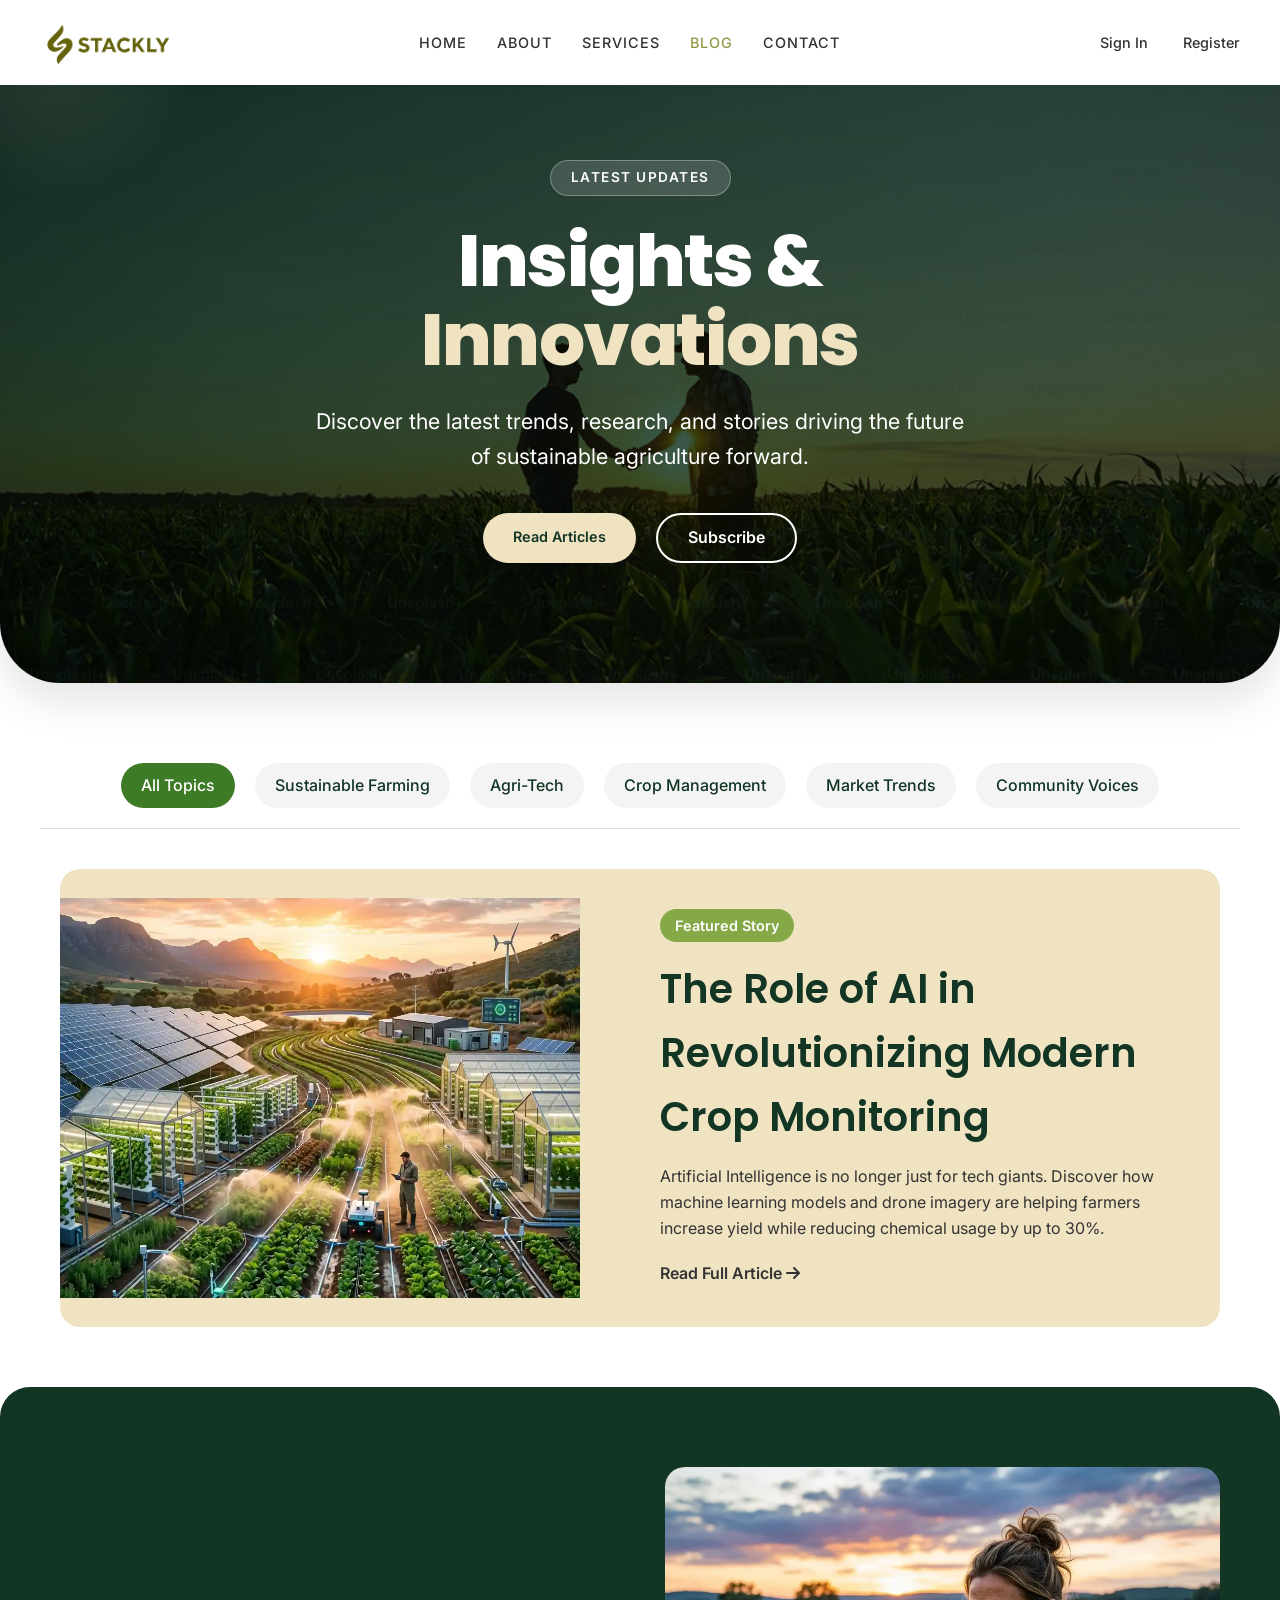
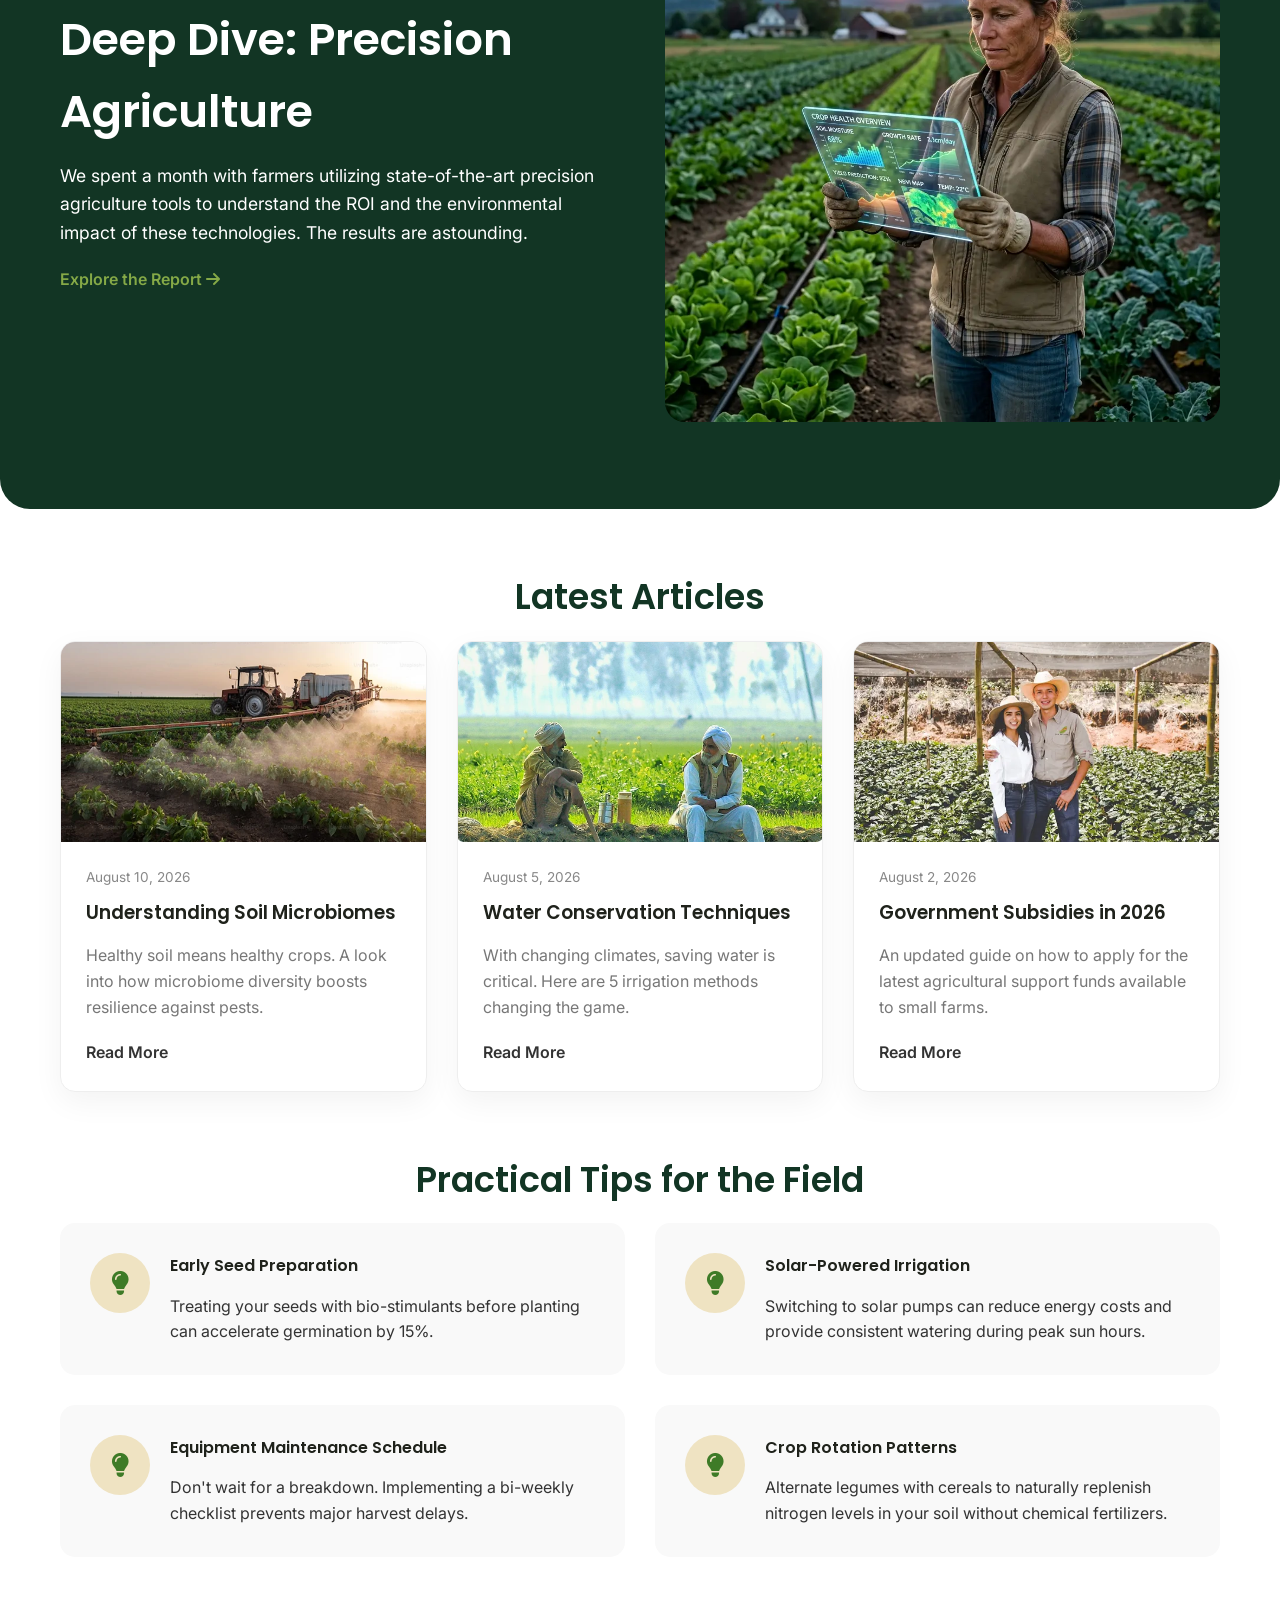
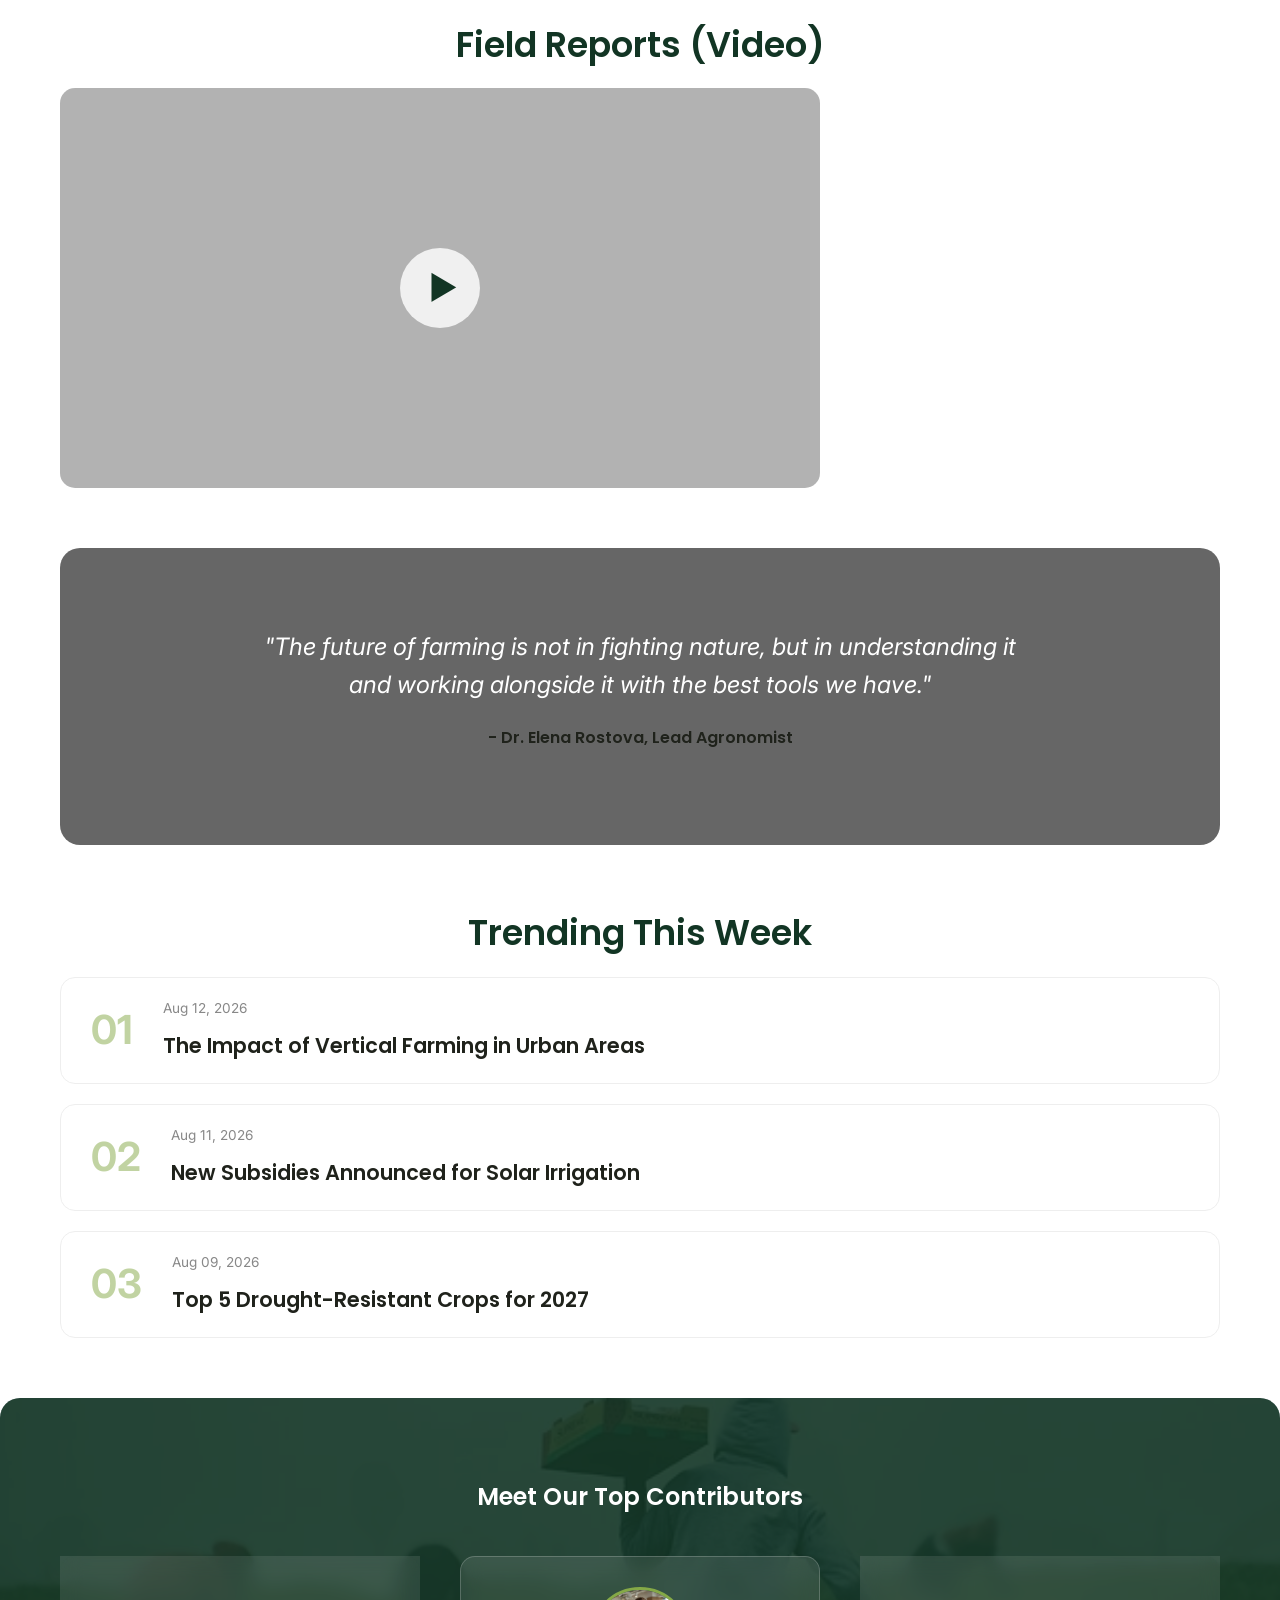
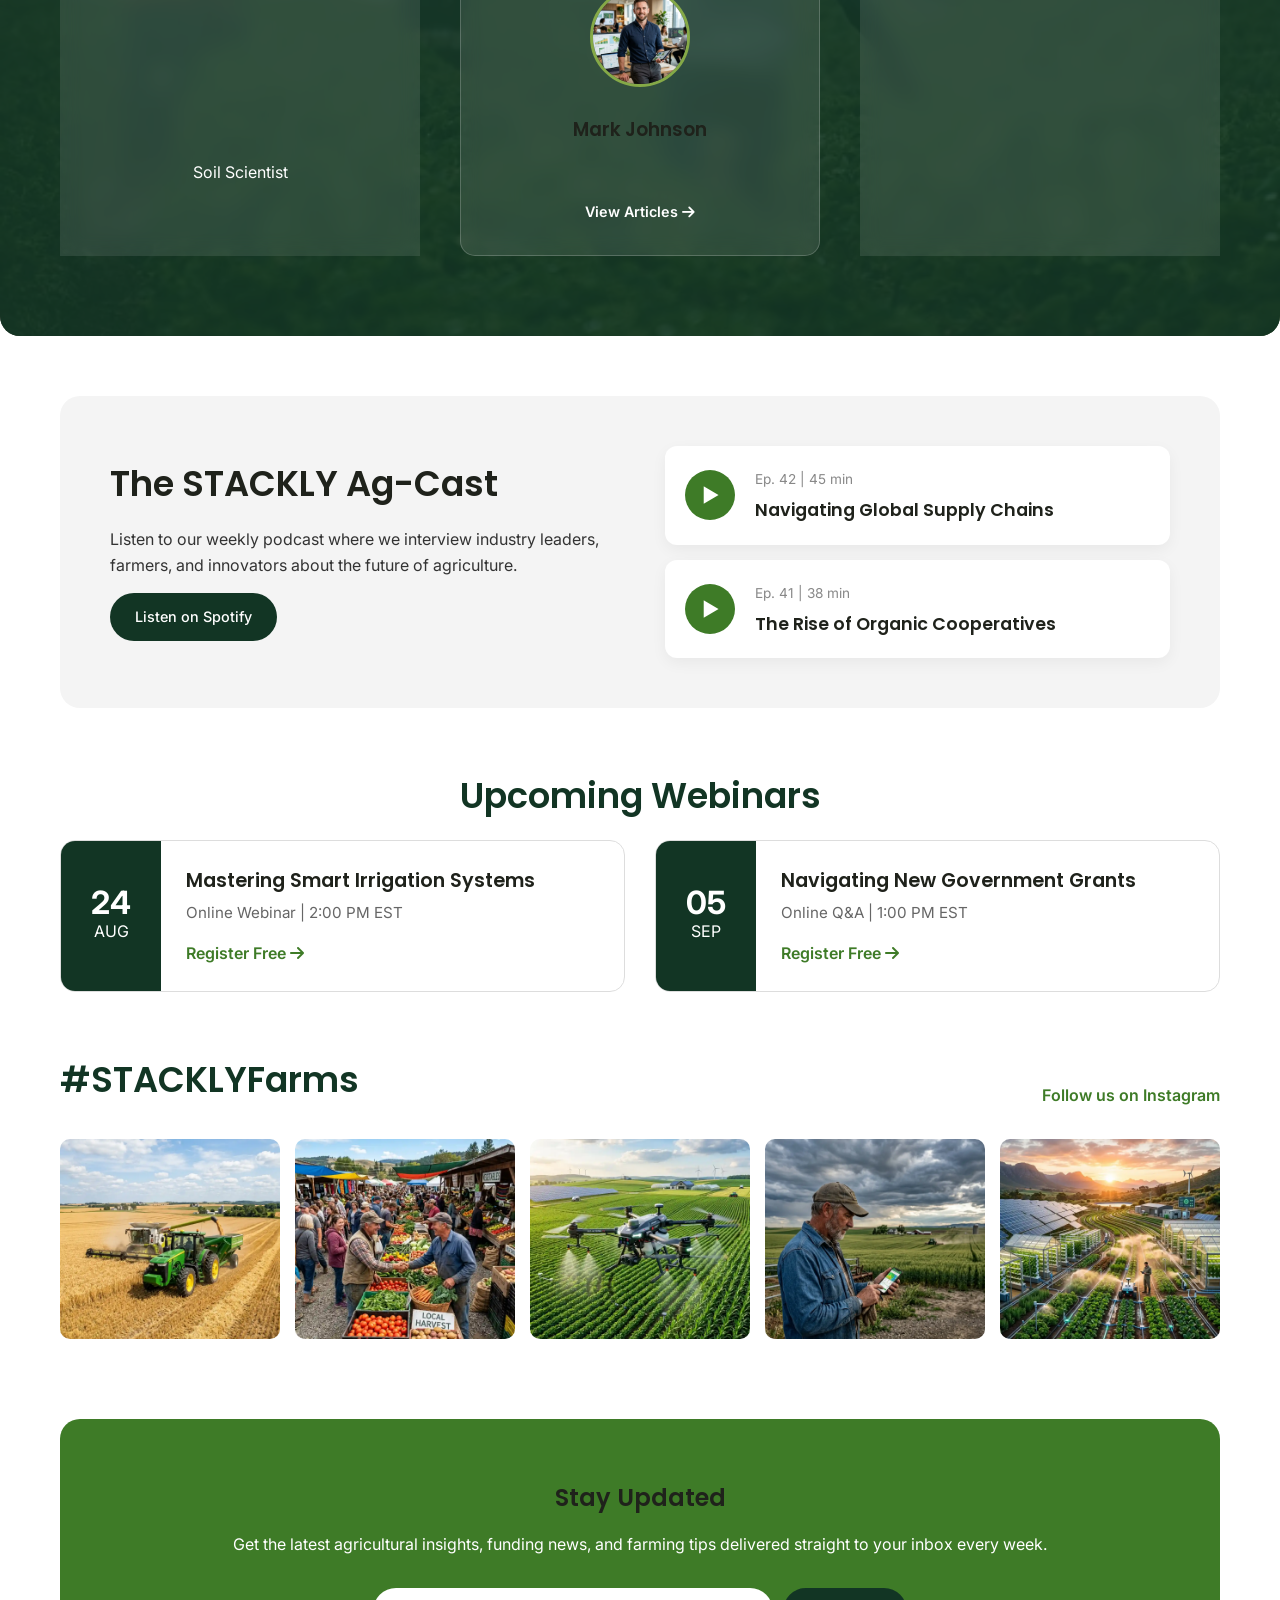
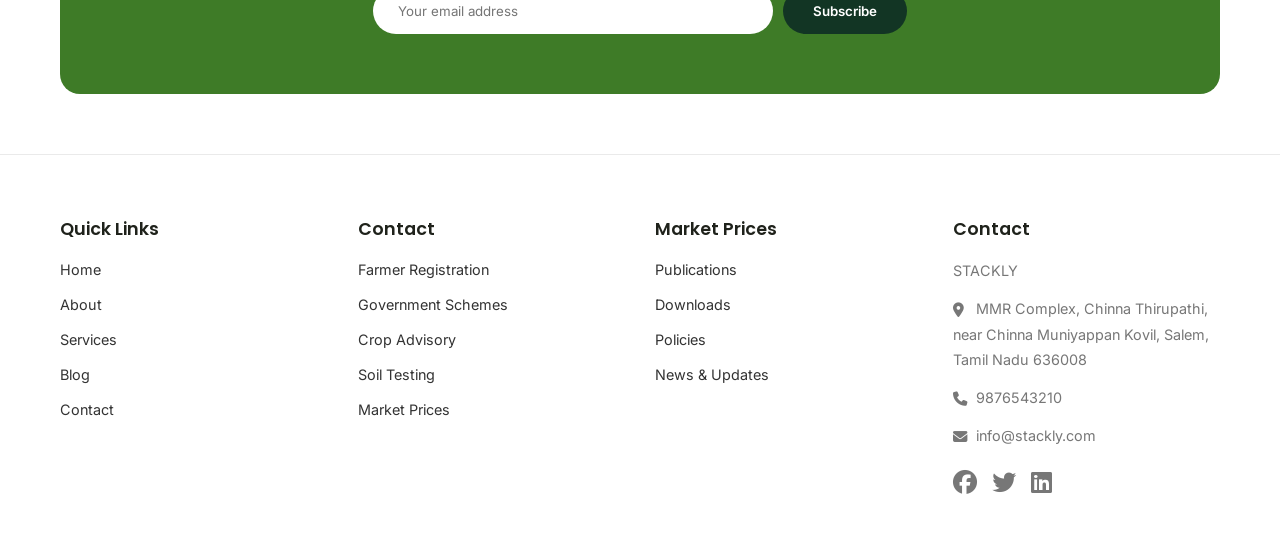
<file: blog.html>
<!DOCTYPE html>
<html lang="en">
<head>
    <meta charset="UTF-8">
    <meta name="viewport" content="width=device-width, initial-scale=1.0">
    <title>Blog - STACKLY Agriculture</title>
    <link rel="preconnect" href="https://fonts.googleapis.com">
    <link rel="preconnect" href="https://fonts.gstatic.com" crossorigin>
    <link href="https://fonts.googleapis.com/css2?family=Poppins:wght@300;400;500;600;700&family=Inter:wght@300;400;500;600&display=swap" rel="stylesheet">
    <link rel="stylesheet" href="style.css">
    <link rel="stylesheet" href="blog.css">
    <link rel="stylesheet" href="https://cdnjs.cloudflare.com/ajax/libs/font-awesome/6.4.0/css/all.min.css">
    <!-- AOS CSS -->
    <link href="https://unpkg.com/aos@2.3.1/dist/aos.css" rel="stylesheet">
</head>
<body class="blog-page">

    <!-- Header / Navbar -->
    <header class="navbar">
                <a href="index.html" style="text-decoration: none;">
            <div class="logo">
                <img src="assets/logo_0005.webp" alt="Stackly Logo" style="height: 40px; margin-top: 5px;">
            </div>
        </a>
        <nav class="nav-links">
            <a href="index.html">Home</a>
            <a href="about.html">About</a>
            <a href="services.html">Services</a>
            <a href="blog.html" class="active">Blog</a>
            <a href="contact.html">Contact</a>
        </nav>
        <div class="nav-icons">
             <a href="signin.html" class="nav-text-link">Sign In</a>
            <a href="register.html" class="nav-text-link">Register</a>
        </div>
    
        <div class="mobile-menu-btn" id="mobile-menu-btn"><i class="fa-solid fa-bars"></i></div>
    </header>

    <!-- 1. Blog Hero Section -->
    <section class="blog-hero modern-hero">
        <div class="blog-container">
            <span class="hero-badge" data-aos="fade-in">Latest Updates</span>
            <h1 data-aos="fade-up" data-aos-delay="100">Insights & <span style="color: #EFE3C2;">Innovations</span></h1>
            <p data-aos="fade-up" data-aos-delay="200">Discover the latest trends, research, and stories driving the future of sustainable agriculture forward.</p>
            <div class="hero-actions" data-aos="fade-up" data-aos-delay="300">
                <a href="404.html" class="btn" style="background: #EFE3C2; color: #123524; font-weight: 600; padding: 12px 30px; border-radius: 30px; text-decoration: none; display: inline-block;">Read Articles</a>
                <a href="404.html" class="btn-outline-white" style="border: 2px solid white; color: white; font-weight: 600; padding: 10px 30px; border-radius: 30px; text-decoration: none; display: inline-block; transition: 0.3s;">Subscribe</a>
            </div>
        </div>
    </section>

    <!-- 2. Blog Categories -->
    <section data-aos="fade-up" class="blog-categories blog-container">
        <div class="cat-list">
            <a href="404.html" class="active">All Topics</a>
            <a href="404.html">Sustainable Farming</a>
            <a href="404.html">Agri-Tech</a>
            <a href="404.html">Crop Management</a>
            <a href="404.html">Market Trends</a>
            <a href="404.html">Community Voices</a>
        </div>
    </section>

    <!-- 3. Featured Post Section -->
    <section data-aos="fade-up" class="blog-container">
        <div class="featured-post">
            <div class="featured-img"></div>
            <div class="featured-content">
                <span class="featured-label">Featured Story</span>
                <h2>The Role of AI in Revolutionizing Modern Crop Monitoring</h2>
                <p data-aos="fade-up" data-aos-delay="100">Artificial Intelligence is no longer just for tech giants. Discover how machine learning models and drone imagery are helping farmers increase yield while reducing chemical usage by up to 30%.</p>
                <a href="404.html" class="read-more">Read Full Article <i class="fa-solid fa-arrow-right"></i></a>
            </div>
        </div>
    </section>

    <!-- 4. Deep Dive Section -->
    <section data-aos="fade-up" class="deep-dive">
        <div class="blog-container deep-dive-inner">
            <div style="flex: 1;">
                <h2>Deep Dive: Precision Agriculture</h2>
                <p data-aos="fade-up" data-aos-delay="100">We spent a month with farmers utilizing state-of-the-art precision agriculture tools to understand the ROI and the environmental impact of these technologies. The results are astounding.</p>
                <a href="404.html" class="read-more" style="color: var(--blog-accent);">Explore the Report <i class="fa-solid fa-arrow-right"></i></a>
            </div>
            <div style="flex: 1;">
                <img src="assets/blog_prec.webp" alt="Precision Ag" style="width: 100%; border-radius: 20px;">
            </div>
        </div>
    </section>

    <!-- 5. Recent Posts Grid -->
    <section data-aos="fade-up" class="blog-container">
        <h2 class="blog-section-title">Latest Articles</h2>
        <div class="recent-grid">
            <div class="blog-card" data-aos="fade-up">
                <div class="blog-card-img" style="background-image: url('assets/Rectangle 49.webp');"></div>
                <div class="blog-card-content">
                    <span class="blog-date">August 10, 2026</span>
                    <h3>Understanding Soil Microbiomes</h3>
                    <p data-aos="fade-up" data-aos-delay="100">Healthy soil means healthy crops. A look into how microbiome diversity boosts resilience against pests.</p>
                    <a href="404.html" class="read-more">Read More</a>
                </div>
            </div>
            <div class="blog-card" data-aos="fade-up">
                <div class="blog-card-img" style="background-image: url('assets/Rectangle 51.webp');"></div>
                <div class="blog-card-content">
                    <span class="blog-date">August 5, 2026</span>
                    <h3>Water Conservation Techniques</h3>
                    <p data-aos="fade-up" data-aos-delay="100">With changing climates, saving water is critical. Here are 5 irrigation methods changing the game.</p>
                    <a href="404.html" class="read-more">Read More</a>
                </div>
            </div>
            <div class="blog-card" data-aos="fade-up">
                <div class="blog-card-img" style="background-image: url('assets/Rectangle 52.webp');"></div>
                <div class="blog-card-content">
                    <span class="blog-date">August 2, 2026</span>
                    <h3>Government Subsidies in 2026</h3>
                    <p data-aos="fade-up" data-aos-delay="100">An updated guide on how to apply for the latest agricultural support funds available to small farms.</p>
                    <a href="404.html" class="read-more">Read More</a>
                </div>
            </div>
        </div>
    </section>

    <!-- 6. Farming Tips Section -->
    <section data-aos="fade-up" class="blog-container tips-section">
        <h2 class="blog-section-title">Practical Tips for the Field</h2>
        <div class="tips-grid">
            <div class="tip-card">
                <div class="tip-icon"><i class="fa-solid fa-lightbulb"></i></div>
                <div>
                    <h4>Early Seed Preparation</h4>
                    <p data-aos="fade-up" data-aos-delay="100">Treating your seeds with bio-stimulants before planting can accelerate germination by 15%.</p>
                </div>
            </div>
            <div class="tip-card">
                <div class="tip-icon"><i class="fa-solid fa-lightbulb"></i></div>
                <div>
                    <h4>Solar-Powered Irrigation</h4>
                    <p data-aos="fade-up" data-aos-delay="100">Switching to solar pumps can reduce energy costs and provide consistent watering during peak sun hours.</p>
                </div>
            </div>
            <div class="tip-card">
                <div class="tip-icon"><i class="fa-solid fa-lightbulb"></i></div>
                <div>
                    <h4>Equipment Maintenance Schedule</h4>
                    <p data-aos="fade-up" data-aos-delay="100">Don't wait for a breakdown. Implementing a bi-weekly checklist prevents major harvest delays.</p>
                </div>
            </div>
            <div class="tip-card">
                <div class="tip-icon"><i class="fa-solid fa-lightbulb"></i></div>
                <div>
                    <h4>Crop Rotation Patterns</h4>
                    <p data-aos="fade-up" data-aos-delay="100">Alternate legumes with cereals to naturally replenish nitrogen levels in your soil without chemical fertilizers.</p>
                </div>
            </div>
        </div>
    </section>

    <!-- 7. Media / Video Section -->
    <section data-aos="fade-up" class="blog-container media-gallery">
        <h2 class="blog-section-title">Field Reports (Video)</h2>
        <div class="gallery-grid">
            <div class="gallery-item gallery-main">
                <div style="position: absolute; inset: 0; background: rgba(0,0,0,0.3); display: flex; align-items: center; justify-content: center;">
                    <div style="width: 80px; height: 80px; background: rgba(255,255,255,0.8); border-radius: 50%; display: flex; align-items: center; justify-content: center; cursor: pointer;">
                        <span style="font-size: 2rem; margin-left: 5px; color: var(--blog-primary);">▶</span>
                    </div>
                </div>
            </div>
            <div class="gallery-side">
                <div class="gallery-item gallery-sub" style="background-image: url('https://loremflickr.com/800/800/farmer,portrait/all');"></div>
                <div class="gallery-item gallery-sub" style="background-image: url('https://loremflickr.com/800/800/vertical,farming/all');"></div>
            </div>
        </div>
    </section>

    <!-- 8. Expert Quotes Section -->
    <section data-aos="fade-up" class="blog-container">
        <div class="expert-quotes">
            <div class="quote-content">
                <p data-aos="fade-up" data-aos-delay="100" class="quote-text">"The future of farming is not in fighting nature, but in understanding it and working alongside it with the best tools we have."</p>
                <h4>- Dr. Elena Rostova, Lead Agronomist</h4>
            </div>
        </div>
    </section>

    <!-- 10. Trending Articles Section -->
    <section data-aos="fade-up" class="blog-container">
        <h2 class="blog-section-title">Trending This Week</h2>
        <div class="trending-list">
            <div class="trending-item">
                <div class="trend-rank">01</div>
                <div class="trend-content">
                    <span class="blog-date">Aug 12, 2026</span>
                    <h4><a href="404.html">The Impact of Vertical Farming in Urban Areas</a></h4>
                </div>
            </div>
            <div class="trending-item">
                <div class="trend-rank">02</div>
                <div class="trend-content">
                    <span class="blog-date">Aug 11, 2026</span>
                    <h4><a href="404.html">New Subsidies Announced for Solar Irrigation</a></h4>
                </div>
            </div>
            <div class="trending-item">
                <div class="trend-rank">03</div>
                <div class="trend-content">
                    <span class="blog-date">Aug 09, 2026</span>
                    <h4><a href="404.html">Top 5 Drought-Resistant Crops for 2027</a></h4>
                </div>
            </div>
        </div>
    </section>

    <!-- 11. Author Spotlight Section -->
    <section data-aos="fade-up" class="author-spotlight" style="background-image: url('assets/Rectangle 50.webp');">
        <div class="spotlight-overlay">
            <div class="blog-container text-center">
                <h2 style="color: var(--blog-white); margin-bottom: 40px;">Meet Our Top Contributors</h2>
                <div class="author-grid">
                    <div class="author-card">
                        <img src="assets/blog_auth1.webp" alt="Author">
                        <h3>Dr. Anna Smith</h3>
                        <p data-aos="fade-up" data-aos-delay="100">Soil Scientist</p>
                        <a href="404.html" class="author-link">View Articles <i class="fa-solid fa-arrow-right"></i></a>
                    </div>
                    <div class="author-card">
                        <img src="assets/blog_auth2.webp" alt="Author">
                        <h3>Mark Johnson</h3>
                        <p data-aos="fade-up" data-aos-delay="100">Agri-Tech Analyst</p>
                        <a href="404.html" class="author-link">View Articles <i class="fa-solid fa-arrow-right"></i></a>
                    </div>
                    <div class="author-card">
                        <img src="assets/unsplash_xJVEknsykJY.webp" alt="Author">
                        <h3>Linda Perez</h3>
                        <p data-aos="fade-up" data-aos-delay="100">Policy Expert</p>
                        <a href="404.html" class="author-link">View Articles <i class="fa-solid fa-arrow-right"></i></a>
                    </div>
                </div>
            </div>
        </div>
    </section>

    <!-- 12. Podcast Section -->
    <section data-aos="fade-up" class="blog-container">
        <div class="podcast-section">
            <div class="podcast-info">
                <h2>The STACKLY Ag-Cast</h2>
                <p data-aos="fade-up" data-aos-delay="100">Listen to our weekly podcast where we interview industry leaders, farmers, and innovators about the future of agriculture.</p>
                <a href="404.html" class="btn btn-dark" style="background: var(--blog-primary); color: white; padding: 12px 25px; border-radius: 30px; display: inline-block; margin-top: 15px;">Listen on Spotify</a>
            </div>
            <div class="podcast-episodes">
                <div class="ep-card">
                    <div class="ep-play">▶</div>
                    <div class="ep-text">
                        <span>Ep. 42 | 45 min</span>
                        <h4>Navigating Global Supply Chains</h4>
                    </div>
                </div>
                <div class="ep-card">
                    <div class="ep-play">▶</div>
                    <div class="ep-text">
                        <span>Ep. 41 | 38 min</span>
                        <h4>The Rise of Organic Cooperatives</h4>
                    </div>
                </div>
            </div>
        </div>
    </section>

    <!-- 13. Upcoming Events / Webinars -->
    <section data-aos="fade-up" class="blog-container events-section">
        <h2 class="blog-section-title">Upcoming Webinars</h2>
        <div class="events-grid">
            <div class="event-card">
                <div class="event-date">
                    <span class="day">24</span>
                    <span class="month">AUG</span>
                </div>
                <div class="event-details">
                    <h4>Mastering Smart Irrigation Systems</h4>
                    <p data-aos="fade-up" data-aos-delay="100">Online Webinar | 2:00 PM EST</p>
                    <a href="404.html">Register Free <i class="fa-solid fa-arrow-right"></i></a>
                </div>
            </div>
            <div class="event-card">
                <div class="event-date">
                    <span class="day">05</span>
                    <span class="month">SEP</span>
                </div>
                <div class="event-details">
                    <h4>Navigating New Government Grants</h4>
                    <p data-aos="fade-up" data-aos-delay="100">Online Q&A | 1:00 PM EST</p>
                    <a href="404.html">Register Free <i class="fa-solid fa-arrow-right"></i></a>
                </div>
            </div>
        </div>
    </section>

    <!-- 14. Community Gallery Section -->
    <section data-aos="fade-up" class="blog-container gallery-section">
        <div style="display: flex; justify-content: space-between; align-items: flex-end; margin-bottom: 30px;">
            <h2 class="blog-section-title" style="margin-bottom: 0;">#STACKLYFarms</h2>
            <a href="404.html" style="color: var(--blog-secondary); font-weight: 600;">Follow us on Instagram</a>
        </div>
        <div class="social-gallery">
            <img src="assets/agri_mach.webp" alt="STACKLYFarms Tractor">
            <img src="assets/agri_market.webp" alt="STACKLYFarms Market">
            <img src="assets/agri_digital.webp" alt="STACKLYFarms Drone Tech">
            <img src="assets/agri_weather.webp" alt="STACKLYFarms Weather Checking">
            <img src="assets/blog_feat.webp" alt="STACKLYFarms Solar Field">
        </div>
    </section>

    <!-- 9. Newsletter Section -->
    <section data-aos="fade-up" class="blog-container">
        <div class="newsletter">            <h2>Stay Updated</h2>
            <p data-aos="fade-up" data-aos-delay="100">Get the latest agricultural insights, funding news, and farming tips delivered straight to your inbox every week.</p>
            <form action="404.html">
                <input type="email" placeholder="Your email address" required>
                <button type="submit">Subscribe</button>
            </form>
        </div>
    </section>

    <!-- Footer -->
        <footer class="footer">
        <div class="container footer-grid">
            <div class="footer-col">
                <h4>Quick Links</h4>
                <a href="index.html">Home</a>
                <a href="about.html">About</a>
                <a href="services.html">Services</a>
                <a href="blog.html">Blog</a>
                <a href="contact.html">Contact</a>
            </div>
            <div class="footer-col">
                <h4>Contact</h4>
                <a href="404.html">Farmer Registration</a>
                <a href="404.html">Government Schemes</a>
                <a href="404.html">Crop Advisory</a>
                <a href="404.html">Soil Testing</a>
                <a href="404.html">Market Prices</a>
            </div>
            <div class="footer-col">
                <h4>Market Prices</h4>
                <a href="404.html">Publications</a>
                <a href="404.html">Downloads</a>
                <a href="404.html">Policies</a>
                <a href="404.html">News & Updates</a>
            </div>
            <div class="footer-col contact-info-footer">
                <h4>Contact</h4>
                <p data-aos="fade-up" data-aos-delay="100">STACKLY</p>
                <p data-aos="fade-up" data-aos-delay="100"><a href="https://www.google.com/maps/place/Stackly/@11.6829566,78.1739798,17z/data=!3m1!4b1!4m6!3m5!1s0x3babefef7fd970bb:0xe11aef1a71994f9!8m2!3d11.6829566!4d78.1739798!16s%2Fg%2F11l660s35r?entry=ttu&g_ep=EgoyMDI2MDcwNy4wIKXMDSoASAFQAw%3D%3D" target="_blank" style="color: inherit; text-decoration: none;"><i class="fa-solid fa-location-dot inline-icon"></i> MMR Complex, Chinna Thirupathi, near Chinna Muniyappan Kovil, Salem, Tamil Nadu 636008</a></p>
                <p data-aos="fade-up" data-aos-delay="100"><i class="fa-solid fa-phone inline-icon"></i> 9876543210</p>
                <p data-aos="fade-up" data-aos-delay="100"><i class="fa-solid fa-envelope inline-icon"></i> info@stackly.com</p>
                <div class="footer-socials" data-aos="fade-up" data-aos-delay="100" style="margin-top: 15px; display: flex; gap: 15px;">
                    <a href="404.html" style="color: var(--text-light); font-size: 1.5rem; transition: color 0.3s;" onmouseover="this.style.color='var(--primary)'" onmouseout="this.style.color='var(--text-light)'"><i class="fa-brands fa-facebook"></i></a>
                    <a href="404.html" style="color: var(--text-light); font-size: 1.5rem; transition: color 0.3s;" onmouseover="this.style.color='var(--primary)'" onmouseout="this.style.color='var(--text-light)'"><i class="fa-brands fa-twitter"></i></a>
                    <a href="404.html" style="color: var(--text-light); font-size: 1.5rem; transition: color 0.3s;" onmouseover="this.style.color='var(--primary)'" onmouseout="this.style.color='var(--text-light)'"><i class="fa-brands fa-linkedin"></i></a>
                </div>
            </div>
        </div>
    </footer>

    <script src="script.js"></script>

    <!-- Mobile Menu Overlay -->
    <div class="mobile-menu-overlay" id="mobile-menu-overlay">
        <div class="close-menu-btn" id="close-menu-btn"><i class="fa-solid fa-xmark"></i></div>
                        <nav class="mobile-nav-links">
            <a href="index.html">Home</a>
            <a href="about.html">About</a>
            <a href="services.html">Service</a>
            <a href="blog.html" class="active">Blog</a>
            <a href="contact.html">Contact</a>
            <div class="mobile-nav-buttons">
                <a href="signin.html" class="mobile-btn">Sign In</a>
                <a href="register.html" class="mobile-btn mobile-btn-primary">Register</a>
            </div>
        </nav>
    </div>
                <!-- GSAP & AOS -->
    <script src="https://cdnjs.cloudflare.com/ajax/libs/gsap/3.12.2/gsap.min.js"></script>
    <script src="https://unpkg.com/aos@2.3.1/dist/aos.js"></script>
    <script>
        document.addEventListener('DOMContentLoaded', function() {
            if(typeof AOS !== 'undefined') {
                AOS.init({ once: true, offset: 50, duration: 800, easing: 'ease-out-cubic' });
            }
        });
    </script>
</body>
</html>
</file>
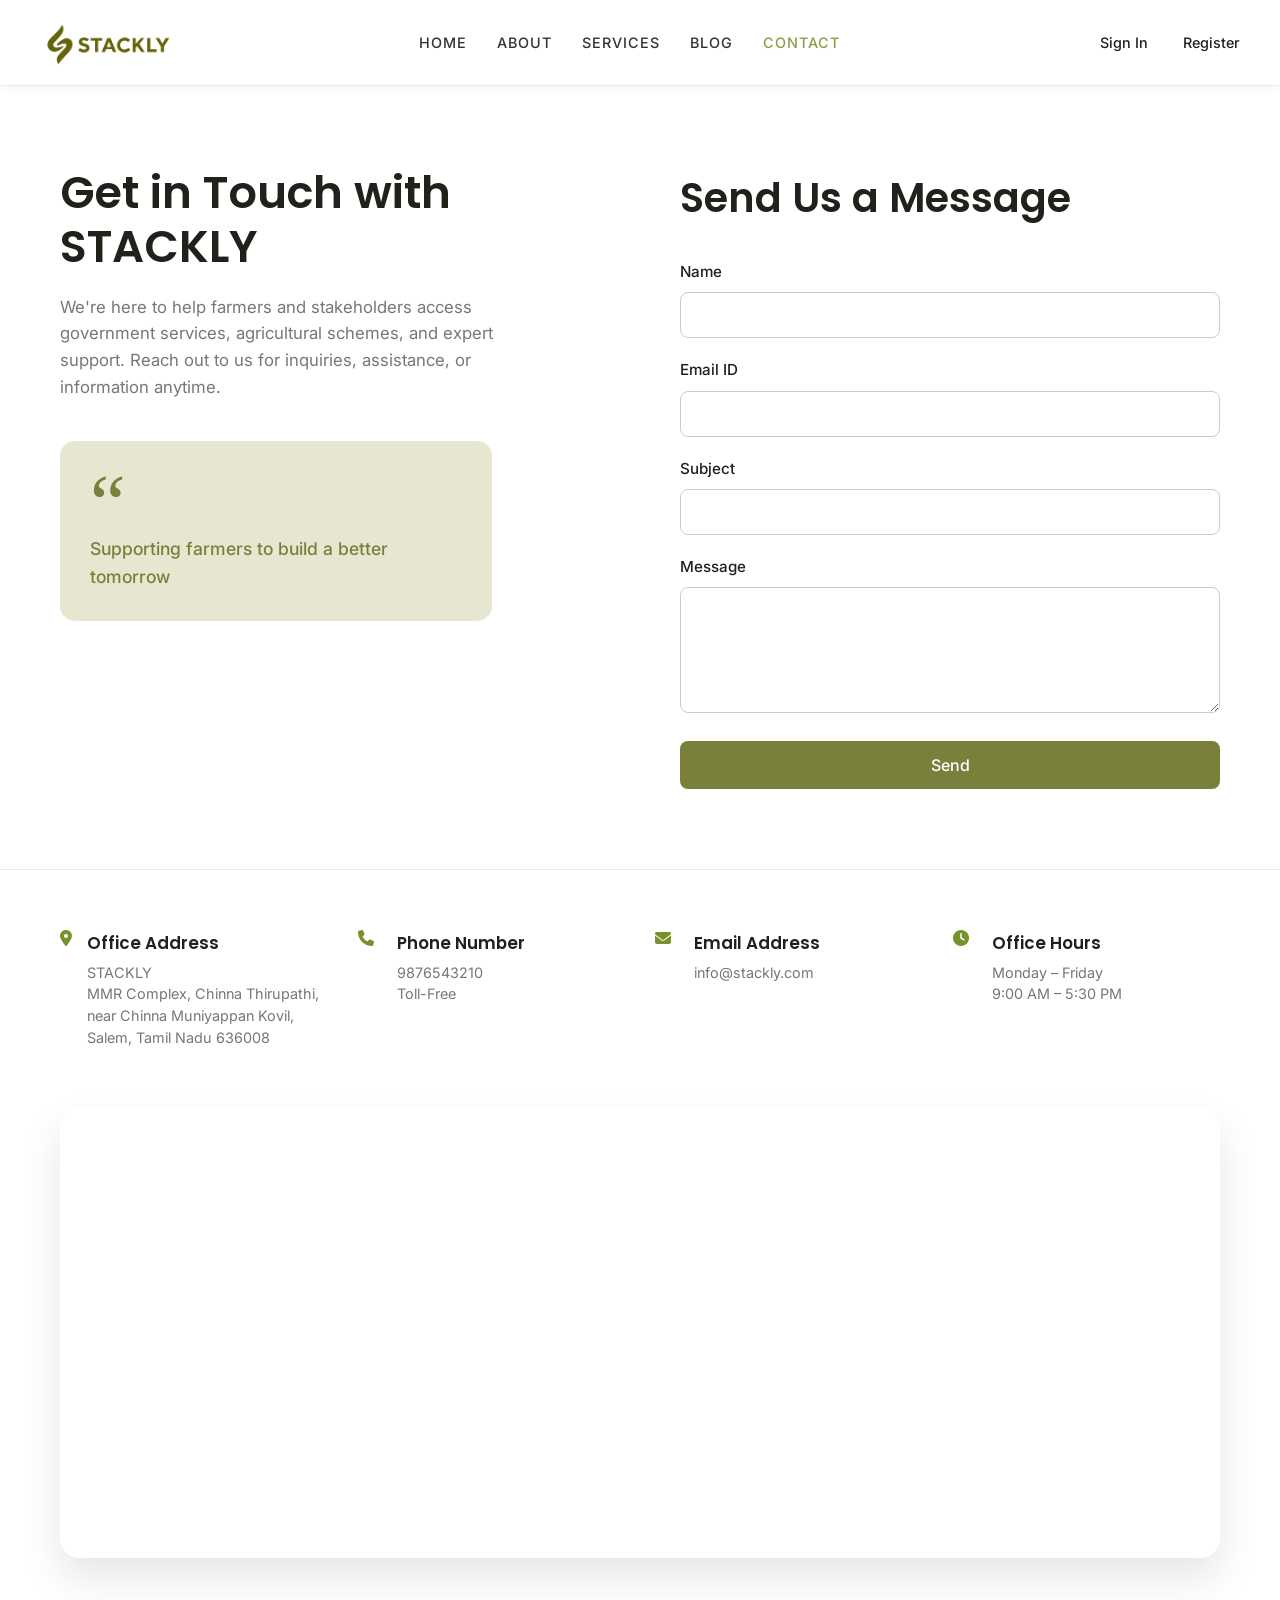
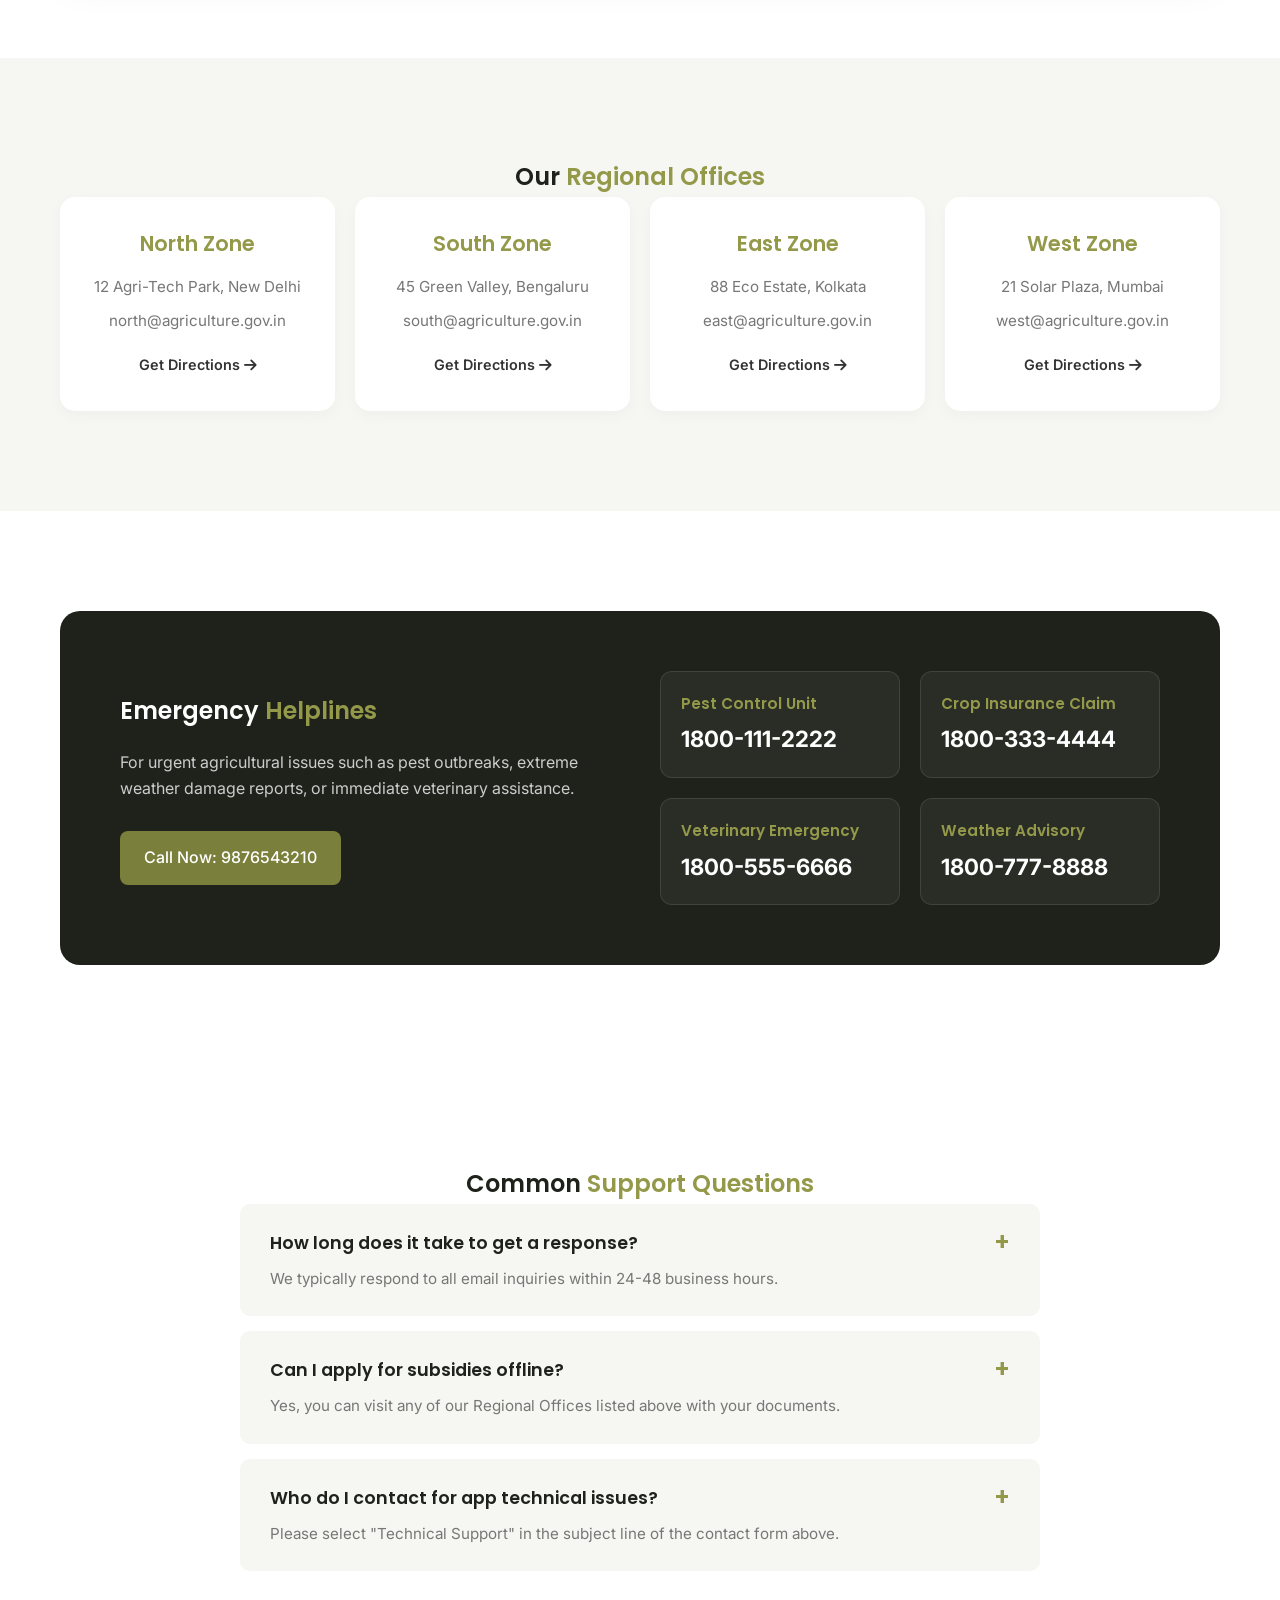
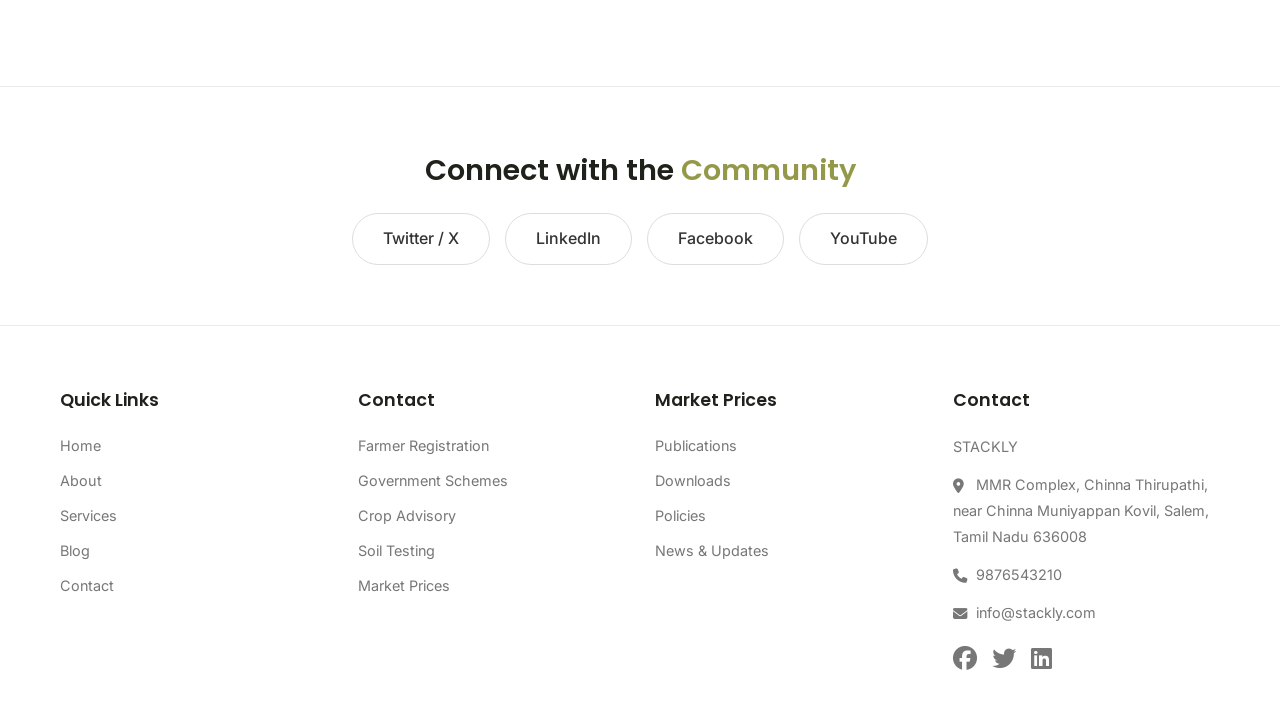
<file: contact.html>
<!DOCTYPE html>
<html lang="en">
<head>
    <meta charset="UTF-8">
    <meta name="viewport" content="width=device-width, initial-scale=1.0">
    <title>Contact - STACKLY Agriculture</title>
    <link rel="preconnect" href="https://fonts.googleapis.com">
    <link rel="preconnect" href="https://fonts.gstatic.com" crossorigin>
    <link href="https://fonts.googleapis.com/css2?family=Poppins:wght@300;400;500;600;700&family=Inter:wght@300;400;500;600&display=swap" rel="stylesheet">
    <link rel="stylesheet" href="style.css">
    <link rel="stylesheet" href="https://cdnjs.cloudflare.com/ajax/libs/font-awesome/6.4.0/css/all.min.css">
    <!-- AOS CSS -->
    <link href="https://unpkg.com/aos@2.3.1/dist/aos.css" rel="stylesheet">
</head>
<body class="contact-page">

    <!-- Header / Navbar -->
    <header class="navbar navbar-relative">
                <a href="index.html" style="text-decoration: none;">
            <div class="logo">
                <img src="assets/logo_0005.webp" alt="Stackly Logo" style="height: 40px; margin-top: 5px;">
            </div>
        </a>
        <nav class="nav-links">
            <a href="index.html">Home</a>
            <a href="about.html">About</a>
            <a href="services.html">Services</a>
            <a href="blog.html">Blog</a>
            <a href="contact.html" class="active">Contact</a>
        </nav>
        <div class="nav-icons">
            <a href="signin.html" class="nav-text-link">Sign In</a>
            <a href="register.html" class="nav-text-link">Register</a>
        </div>
    
        <div class="mobile-menu-btn" id="mobile-menu-btn"><i class="fa-solid fa-bars"></i></div>
    </header>

    <!-- Contact Split Section -->
    <section data-aos="fade-up" class="contact-split-section">
        <div class="container">
            <div class="row">
                <!-- Left side -->
                <div class="col-half contact-text-side pr-40" data-aos="fade-right">
                    <h2>Get in Touch with<br>STACKLY</h2>
                    <p data-aos="fade-up" data-aos-delay="100">We're here to help farmers and stakeholders access government services, agricultural schemes, and expert support. Reach out to us for inquiries, assistance, or information anytime.</p>
                    
                    <div class="quote-box">
                        <div class="quote-icon-large">“</div>
                        <p data-aos="fade-up" data-aos-delay="100">Supporting farmers to build a better tomorrow</p>
                    </div>
                </div>
                
                <!-- Right side -->
                <div class="col-half contact-form-side pl-40" data-aos="fade-left">
                    <h2>Send Us a Message</h2>
                    <form class="contact-form" action="404.html" method="GET">
                        <div class="form-group">
                            <label for="name">Name</label>
                            <input type="text" id="name" name="name" required>
                        </div>
                        <div class="form-group">
                            <label for="email">Email ID</label>
                            <input type="email" id="email" name="email" required>
                        </div>
                        <div class="form-group">
                            <label for="subject">Subject</label>
                            <input type="text" id="subject" name="subject" required>
                        </div>
                        <div class="form-group">
                            <label for="message">Message</label>
                            <textarea id="message" name="message" rows="5" required></textarea>
                        </div>
                        <button type="submit" class="btn btn-primary full-width-btn">Send</button>
                    </form>
                </div>
            </div>
        </div>
    </section>

    <!-- Contact Info Bar -->
    <section data-aos="fade-up" class="contact-info-bar">
        <div class="container">
            <div class="info-bar-grid">
                
                <div class="info-item">
                    <i class="fa-solid fa-location-dot info-icon"></i>
                    <div class="info-details">
                        <h4>Office Address</h4>
                        <p data-aos="fade-up" data-aos-delay="100">STACKLY<br>MMR Complex, Chinna Thirupathi, near Chinna Muniyappan Kovil, Salem, Tamil Nadu 636008</p>
                    </div>
                </div>
                
                <div class="info-item">
                    <i class="fa-solid fa-phone info-icon"></i>
                    <div class="info-details">
                        <h4>Phone Number</h4>
                        <p data-aos="fade-up" data-aos-delay="100">9876543210<br>Toll-Free</p>
                    </div>
                </div>
                
                <div class="info-item">
                    <i class="fa-solid fa-envelope info-icon"></i>
                    <div class="info-details">
                        <h4>Email Address</h4>
                        <p data-aos="fade-up" data-aos-delay="100">info@stackly.com</p>
                    </div>
                </div>
                
                <div class="info-item">
                    <i class="fa-solid fa-clock info-icon"></i>
                    <div class="info-details">
                        <h4>Office Hours</h4>
                        <p data-aos="fade-up" data-aos-delay="100">Monday – Friday<br>9:00 AM – 5:30 PM</p>
                    </div>
                </div>
                
            </div>
            
            <div data-aos="fade-up" class="contact-large-map">
                <iframe width="100%" height="100%" frameborder="0" scrolling="no" marginheight="0" marginwidth="0" src="https://maps.google.com/maps?q=11.6829566,78.1739798&t=&z=16&ie=UTF8&iwloc=&output=embed"></iframe>
            </div>
        </div>
    </section>

    <!-- 3. Regional Offices Section -->
    <section data-aos="fade-up" class="regional-offices-section bg-light-grey" style="padding: 100px 0;">
        <div class="container">
            <h2 class="text-center mb-40">Our <span class="highlight">Regional Offices</span></h2>
            <div class="regional-grid">
                <div class="office-card">
                    <h3>North Zone</h3>
                    <p data-aos="fade-up" data-aos-delay="100">12 Agri-Tech Park, New Delhi</p>
                    <p data-aos="fade-up" data-aos-delay="100">north@agriculture.gov.in</p>
                    <a href="404.html">Get Directions <i class="fa-solid fa-arrow-right"></i></a>
                </div>
                <div class="office-card">
                    <h3>South Zone</h3>
                    <p data-aos="fade-up" data-aos-delay="100">45 Green Valley, Bengaluru</p>
                    <p data-aos="fade-up" data-aos-delay="100">south@agriculture.gov.in</p>
                    <a href="404.html">Get Directions <i class="fa-solid fa-arrow-right"></i></a>
                </div>
                <div class="office-card">
                    <h3>East Zone</h3>
                    <p data-aos="fade-up" data-aos-delay="100">88 Eco Estate, Kolkata</p>
                    <p data-aos="fade-up" data-aos-delay="100">east@agriculture.gov.in</p>
                    <a href="404.html">Get Directions <i class="fa-solid fa-arrow-right"></i></a>
                </div>
                <div class="office-card">
                    <h3>West Zone</h3>
                    <p data-aos="fade-up" data-aos-delay="100">21 Solar Plaza, Mumbai</p>
                    <p data-aos="fade-up" data-aos-delay="100">west@agriculture.gov.in</p>
                    <a href="404.html">Get Directions <i class="fa-solid fa-arrow-right"></i></a>
                </div>
            </div>
        </div>
    </section>

    <!-- 4. Emergency / Department Helplines -->
    <section data-aos="fade-up" class="helplines-section" style="padding: 100px 0;">
        <div class="container">
            <div class="helpline-wrapper" style="background: var(--dark); border-radius: 20px; padding: 60px; color: white;">
                <div class="row align-center">
                    <div class="col-half pr-40">
                        <h2 style="color: white; margin-bottom: 20px;">Emergency <span style="color: var(--primary);">Helplines</span></h2>
                        <p data-aos="fade-up" data-aos-delay="100" style="color: #ccc; margin-bottom: 30px;">For urgent agricultural issues such as pest outbreaks, extreme weather damage reports, or immediate veterinary assistance.</p>
                        <a href="tel:18001801551" class="btn btn-primary">Call Now: 9876543210</a>
                    </div>
                    <div class="col-half">
                        <div class="helpline-grid">
                            <div class="hl-item">
                                <h4>Pest Control Unit</h4>
                                <span>1800-111-2222</span>
                            </div>
                            <div class="hl-item">
                                <h4>Crop Insurance Claim</h4>
                                <span>1800-333-4444</span>
                            </div>
                            <div class="hl-item">
                                <h4>Veterinary Emergency</h4>
                                <span>1800-555-6666</span>
                            </div>
                            <div class="hl-item">
                                <h4>Weather Advisory</h4>
                                <span>1800-777-8888</span>
                            </div>
                        </div>
                    </div>
                </div>
            </div>
        </div>
    </section>

    <!-- 5. Support FAQ -->
    <section data-aos="fade-up" class="contact-faq-section" style="padding: 100px 0; background: var(--white);">
        <div class="container">
            <h2 class="text-center mb-40">Common <span class="highlight">Support Questions</span></h2>
            <div class="faq-accordion" style="max-width: 800px; margin: 0 auto;">
                <div class="faq-accordion-item">
                    <h4>How long does it take to get a response?</h4>
                    <p data-aos="fade-up" data-aos-delay="100">We typically respond to all email inquiries within 24-48 business hours.</p>
                </div>
                <div class="faq-accordion-item">
                    <h4>Can I apply for subsidies offline?</h4>
                    <p data-aos="fade-up" data-aos-delay="100">Yes, you can visit any of our Regional Offices listed above with your documents.</p>
                </div>
                <div class="faq-accordion-item">
                    <h4>Who do I contact for app technical issues?</h4>
                    <p data-aos="fade-up" data-aos-delay="100">Please select "Technical Support" in the subject line of the contact form above.</p>
                </div>
            </div>
        </div>
    </section>

    <!-- 6. Social Connect Section -->
    <section data-aos="fade-up" class="social-connect-section" style="padding: 60px 0; text-align: center; border-top: 1px solid #eaeaea;">
        <div class="container">
            <h2 style="font-size: 1.8rem; margin-bottom: 20px;">Connect with the <span class="highlight">Community</span></h2>
            <div class="social-links-large">
                <a href="404.html" class="social-icon-btn">Twitter / X</a>
                <a href="404.html" class="social-icon-btn">LinkedIn</a>
                <a href="404.html" class="social-icon-btn">Facebook</a>
                <a href="404.html" class="social-icon-btn">YouTube</a>
            </div>
        </div>
    </section>

    <!-- Footer -->
        <footer class="footer">
        <div class="container footer-grid">
            <div class="footer-col">
                <h4>Quick Links</h4>
                <a href="index.html">Home</a>
                <a href="about.html">About</a>
                <a href="services.html">Services</a>
                <a href="blog.html">Blog</a>
                <a href="contact.html">Contact</a>
            </div>
            <div class="footer-col">
                <h4>Contact</h4>
                <a href="404.html">Farmer Registration</a>
                <a href="404.html">Government Schemes</a>
                <a href="404.html">Crop Advisory</a>
                <a href="404.html">Soil Testing</a>
                <a href="404.html">Market Prices</a>
            </div>
            <div class="footer-col">
                <h4>Market Prices</h4>
                <a href="404.html">Publications</a>
                <a href="404.html">Downloads</a>
                <a href="404.html">Policies</a>
                <a href="404.html">News & Updates</a>
            </div>
            <div class="footer-col contact-info-footer">
                <h4>Contact</h4>
                <p data-aos="fade-up" data-aos-delay="100">STACKLY</p>
                <p data-aos="fade-up" data-aos-delay="100"><a href="https://www.google.com/maps/place/Stackly/@11.6829566,78.1739798,17z/data=!3m1!4b1!4m6!3m5!1s0x3babefef7fd970bb:0xe11aef1a71994f9!8m2!3d11.6829566!4d78.1739798!16s%2Fg%2F11l660s35r?entry=ttu&g_ep=EgoyMDI2MDcwNy4wIKXMDSoASAFQAw%3D%3D" target="_blank" style="color: inherit; text-decoration: none;"><i class="fa-solid fa-location-dot inline-icon"></i> MMR Complex, Chinna Thirupathi, near Chinna Muniyappan Kovil, Salem, Tamil Nadu 636008</a></p>
                <p data-aos="fade-up" data-aos-delay="100"><i class="fa-solid fa-phone inline-icon"></i> 9876543210</p>
                <p data-aos="fade-up" data-aos-delay="100"><i class="fa-solid fa-envelope inline-icon"></i> info@stackly.com</p>
                <div class="footer-socials" data-aos="fade-up" data-aos-delay="100" style="margin-top: 15px; display: flex; gap: 15px;">
                    <a href="404.html" style="color: var(--text-light); font-size: 1.5rem; transition: color 0.3s;" onmouseover="this.style.color='var(--primary)'" onmouseout="this.style.color='var(--text-light)'"><i class="fa-brands fa-facebook"></i></a>
                    <a href="404.html" style="color: var(--text-light); font-size: 1.5rem; transition: color 0.3s;" onmouseover="this.style.color='var(--primary)'" onmouseout="this.style.color='var(--text-light)'"><i class="fa-brands fa-twitter"></i></a>
                    <a href="404.html" style="color: var(--text-light); font-size: 1.5rem; transition: color 0.3s;" onmouseover="this.style.color='var(--primary)'" onmouseout="this.style.color='var(--text-light)'"><i class="fa-brands fa-linkedin"></i></a>
                </div>
            </div>
        </div>
    </footer>

    <script src="script.js"></script>

    <!-- Mobile Menu Overlay -->
    <div class="mobile-menu-overlay" id="mobile-menu-overlay">
        <div class="close-menu-btn" id="close-menu-btn"><i class="fa-solid fa-xmark"></i></div>
                        <nav class="mobile-nav-links">
            <a href="index.html">Home</a>
            <a href="about.html">About</a>
            <a href="services.html">Service</a>
            <a href="blog.html">Blog</a>
            <a href="contact.html" class="active">Contact</a>
            <div class="mobile-nav-buttons">
                <a href="signin.html" class="mobile-btn">Sign In</a>
                <a href="register.html" class="mobile-btn mobile-btn-primary">Register</a>
            </div>
        </nav>
    </div>
                <!-- GSAP & AOS -->
    <script src="https://cdnjs.cloudflare.com/ajax/libs/gsap/3.12.2/gsap.min.js"></script>
    <script src="https://unpkg.com/aos@2.3.1/dist/aos.js"></script>
    <script>
        document.addEventListener('DOMContentLoaded', function() {
            if(typeof AOS !== 'undefined') {
                AOS.init({ once: true, offset: 50, duration: 800, easing: 'ease-out-cubic' });
            }
        });
    </script>
</body>
</html>
</file>
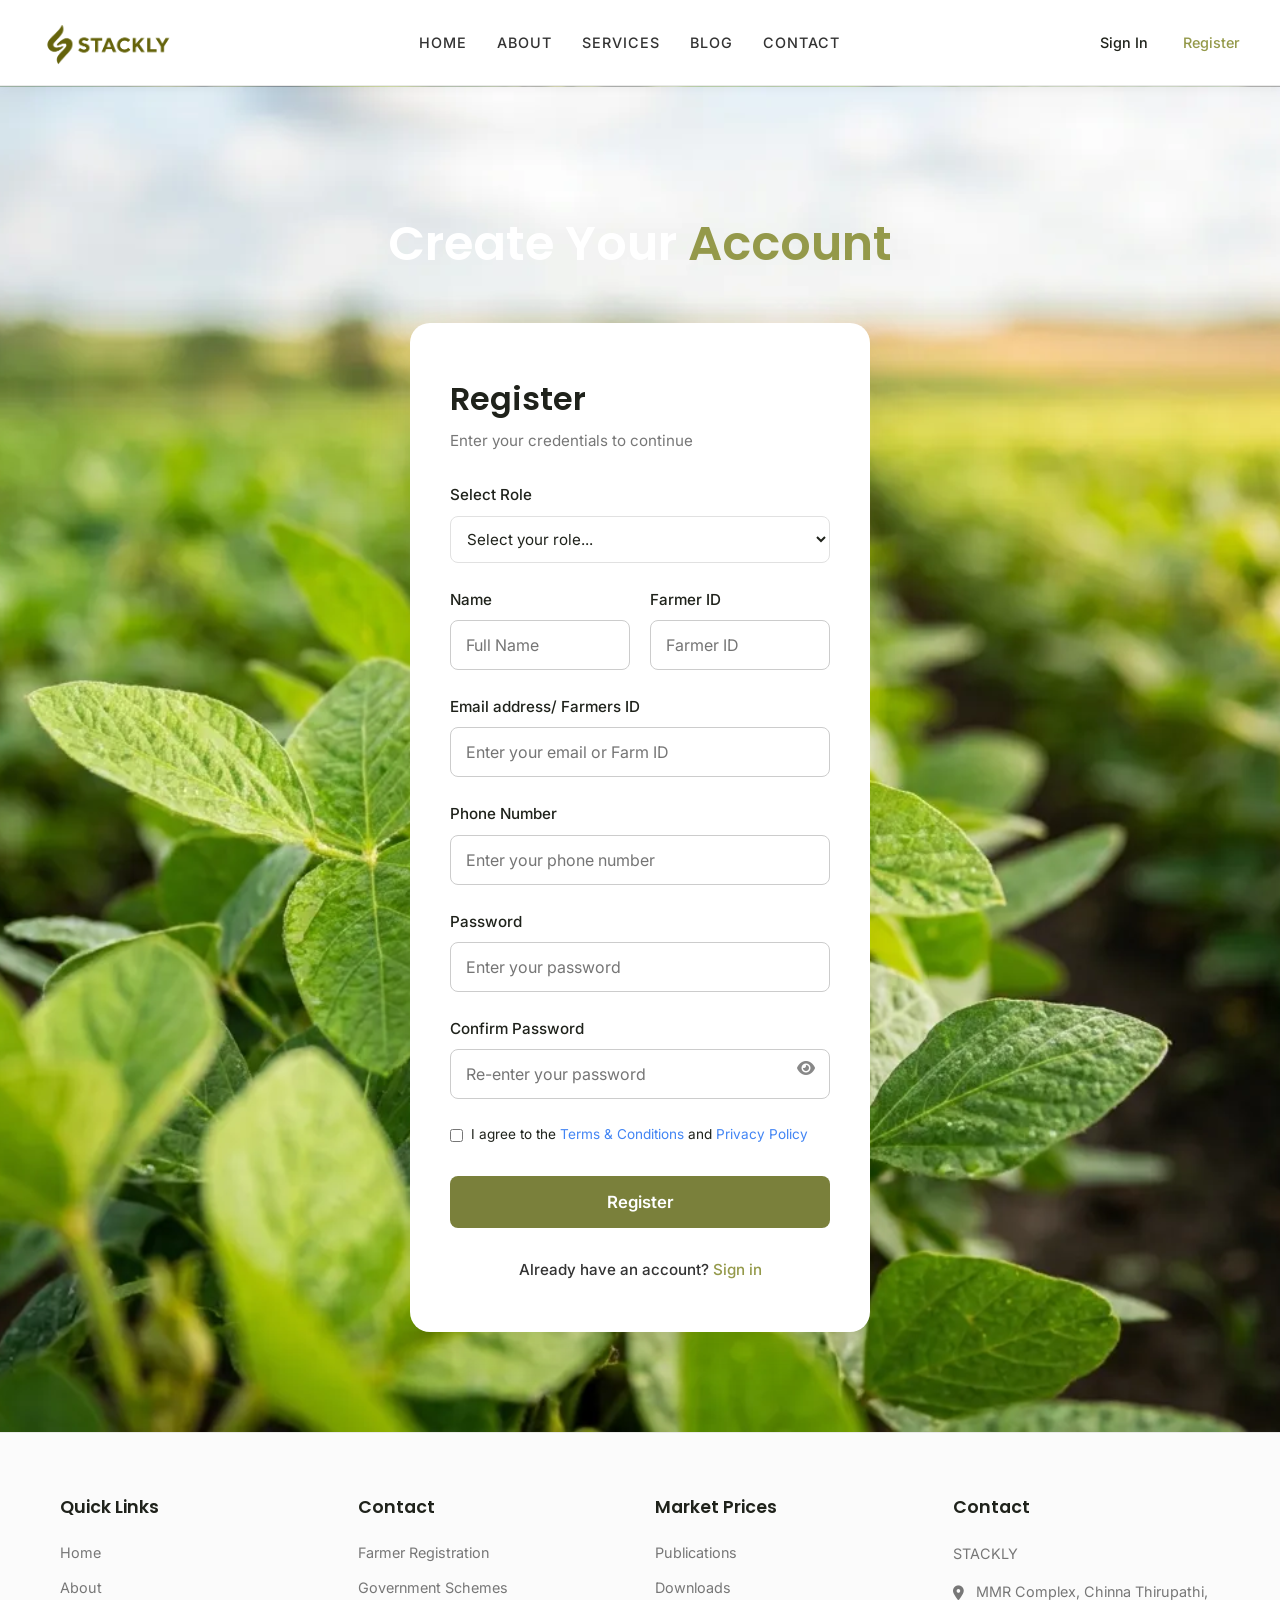
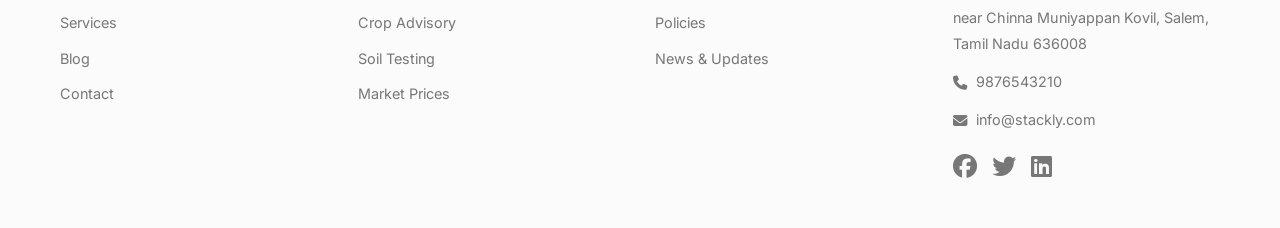
<file: register.html>
<!DOCTYPE html>
<html lang="en">
<head>
    <meta charset="UTF-8">
    <meta name="viewport" content="width=device-width, initial-scale=1.0">
    <title>Register - Nextley Agriculture</title>
    <link rel="preconnect" href="https://fonts.googleapis.com">
    <link rel="preconnect" href="https://fonts.gstatic.com" crossorigin>
    <link href="https://fonts.googleapis.com/css2?family=Poppins:wght@300;400;500;600;700&family=Inter:wght@300;400;500;600&display=swap" rel="stylesheet">
    <link rel="stylesheet" href="style.css">
    <link rel="stylesheet" href="https://cdnjs.cloudflare.com/ajax/libs/font-awesome/6.4.0/css/all.min.css">
    <!-- AOS CSS -->
    <link href="https://unpkg.com/aos@2.3.1/dist/aos.css" rel="stylesheet">
</head>
<body class="auth-page">

    <!-- Header / Navbar -->
    <header class="navbar navbar-relative">
                <div class="logo">
            <img src="assets/logo_0005.webp" alt="Stackly Logo" style="height: 40px; margin-top: 5px;">
        </div>
        <nav class="nav-links">
            <a href="index.html">Home</a>
            <a href="about.html">About</a>
            <a href="services.html">Services</a>
            <a href="blog.html">Blog</a>
            <a href="contact.html">Contact</a>
        </nav>
        <div class="nav-icons">
            <a href="signin.html" class="nav-text-link">Sign In</a>
            <a href="register.html" class="nav-text-link active">Register</a>
        </div>
    
        <div class="mobile-menu-btn" id="mobile-menu-btn"><i class="fa-solid fa-bars"></i></div>
    </header>

    <!-- Main Auth Area -->
    <main class="auth-main">
        <div class="auth-header text-center">
            <h1>Create Your <span class="highlight">Account</span></h1>
        </div>

        <div class="auth-container">
            <div class="auth-card" data-aos="zoom-in">
                <h2>Register</h2>
                <p data-aos="fade-up" data-aos-delay="100" class="auth-subtitle">Enter your credentials to continue</p>
                
                <form class="auth-form" action="signin.html" method="GET">

                     <div class="form-group">
                          <label for="role">Select Role</label>
                          <select id="role" name="role" required style="width: 100%; padding: 12px; border: 1px solid #e1e1e1; border-radius: 8px; font-size: 0.95rem; color: var(--dark); background-color: var(--white); outline: none;">
                              <option value="" disabled selected hidden>Select your role...</option>
                              <option value="admin">Admin</option>
                              <option value="user">User</option>
                          </select>
                      </div>
                    
                    <div class="form-row">
                        <div class="form-group form-col">
                            <label for="name">Name</label>
                            <input type="text" id="name" name="name" placeholder="Full Name" required>
                        </div>
                        <div class="form-group form-col">
                            <label for="farmerId">Farmer ID</label>
                            <input type="text" id="farmerId" name="farmerId" placeholder="Farmer ID" required>
                        </div>
                    </div>

                    <div class="form-group">
                        <label for="email">Email address/ Farmers ID</label>
                        <input type="text" id="email" name="email" placeholder="Enter your email or Farm ID" required>
                    </div>

                    <div class="form-group">
                        <label for="phone">Phone Number</label>
                        <input type="tel" id="phone" name="phone" placeholder="Enter your phone number" required>
                    </div>
                    
                    <div class="form-group">
                        <label for="password">Password</label>
                        <input type="password" id="password" name="password" placeholder="Enter your password">
                    </div>
                    
                                          <div class="form-group" style="position: relative;">
                          <label for="confirmPassword">Confirm Password</label>
                          <input type="password" id="confirmPassword" name="confirmPassword" placeholder="Re-enter your password" required>
                          <i class="fa-solid fa-eye" style="position: absolute; right: 15px; top: 43px; cursor: pointer; color: #888;" onclick="togglePassword(this)"></i>
                      </div>

                     
                      
                      <div class="auth-actions">
                          <label class="remember-me">
                              <input type="checkbox" name="terms">
                              <span style="font-weight: 400; font-size: 0.85rem;">I agree to the <a href="404.html" style="color: #4285F4; text-decoration: none;">Terms & Conditions</a> and <a href="404.html" style="color: #4285F4; text-decoration: none;">Privacy Policy</a></span>
                          </label>
                      </div>
                      
                      <button type="submit" class="btn btn-primary full-width-btn btn-lg">Register</button>
                    
                    <p data-aos="fade-up" data-aos-delay="100" class="auth-footer-text">
                        Already have an account? <a href="signin.html" class="highlight">Sign in</a>
                    </p>
                </form>
            </div>
        </div>

        <!-- The background image placed at the bottom -->
        <div class="auth-bg"></div>
    </main>

    <!-- Footer -->
        <footer class="footer">
        <div class="container footer-grid">
            <div class="footer-col">
                <h4>Quick Links</h4>
                <a href="index.html">Home</a>
                <a href="about.html">About</a>
                <a href="services.html">Services</a>
                <a href="blog.html">Blog</a>
                <a href="contact.html">Contact</a>
            </div>
            <div class="footer-col">
                <h4>Contact</h4>
                <a href="404.html">Farmer Registration</a>
                <a href="404.html">Government Schemes</a>
                <a href="404.html">Crop Advisory</a>
                <a href="404.html">Soil Testing</a>
                <a href="404.html">Market Prices</a>
            </div>
            <div class="footer-col">
                <h4>Market Prices</h4>
                <a href="404.html">Publications</a>
                <a href="404.html">Downloads</a>
                <a href="404.html">Policies</a>
                <a href="404.html">News & Updates</a>
            </div>
            <div class="footer-col contact-info-footer">
                <h4>Contact</h4>
                <p data-aos="fade-up" data-aos-delay="100">STACKLY</p>
                <p data-aos="fade-up" data-aos-delay="100"><a href="https://www.google.com/maps/place/Stackly/@11.6829566,78.1739798,17z/data=!3m1!4b1!4m6!3m5!1s0x3babefef7fd970bb:0xe11aef1a71994f9!8m2!3d11.6829566!4d78.1739798!16s%2Fg%2F11l660s35r?entry=ttu&g_ep=EgoyMDI2MDcwNy4wIKXMDSoASAFQAw%3D%3D" target="_blank" style="color: inherit; text-decoration: none;"><i class="fa-solid fa-location-dot inline-icon"></i> MMR Complex, Chinna Thirupathi, near Chinna Muniyappan Kovil, Salem, Tamil Nadu 636008</a></p>
                <p data-aos="fade-up" data-aos-delay="100"><i class="fa-solid fa-phone inline-icon"></i> 9876543210</p>
                <p data-aos="fade-up" data-aos-delay="100"><i class="fa-solid fa-envelope inline-icon"></i> info@stackly.com</p>
                <div class="footer-socials" data-aos="fade-up" data-aos-delay="100" style="margin-top: 15px; display: flex; gap: 15px;">
                    <a href="404.html" style="color: var(--text-light); font-size: 1.5rem; transition: color 0.3s;" onmouseover="this.style.color='var(--primary)'" onmouseout="this.style.color='var(--text-light)'"><i class="fa-brands fa-facebook"></i></a>
                    <a href="404.html" style="color: var(--text-light); font-size: 1.5rem; transition: color 0.3s;" onmouseover="this.style.color='var(--primary)'" onmouseout="this.style.color='var(--text-light)'"><i class="fa-brands fa-twitter"></i></a>
                    <a href="404.html" style="color: var(--text-light); font-size: 1.5rem; transition: color 0.3s;" onmouseover="this.style.color='var(--primary)'" onmouseout="this.style.color='var(--text-light)'"><i class="fa-brands fa-linkedin"></i></a>
                </div>
            </div>
        </div>
    </footer>

    <script src="script.js"></script>

    <!-- Mobile Menu Overlay -->
    <div class="mobile-menu-overlay" id="mobile-menu-overlay">
        <div class="close-menu-btn" id="close-menu-btn"><i class="fa-solid fa-xmark"></i></div>
                        <nav class="mobile-nav-links">
            <a href="index.html">Home</a>
            <a href="about.html">About</a>
            <a href="services.html">Service</a>
            <a href="blog.html">Blog</a>
            <a href="contact.html">Contact</a>
            <div class="mobile-nav-buttons">
                <a href="signin.html" class="mobile-btn">Sign In</a>
                <a href="register.html" class="mobile-btn mobile-btn-primary">Register</a>
            </div>
        </nav>
    </div>
                <!-- GSAP & AOS -->
    <script src="https://cdnjs.cloudflare.com/ajax/libs/gsap/3.12.2/gsap.min.js"></script>
    <script src="https://unpkg.com/aos@2.3.1/dist/aos.js"></script>
    <script>
        document.addEventListener('DOMContentLoaded', function() {
            if(typeof AOS !== 'undefined') {
                AOS.init({ once: true, offset: 50, duration: 800, easing: 'ease-out-cubic' });
            }
        });
    </script>
</body>
</html>
</file>
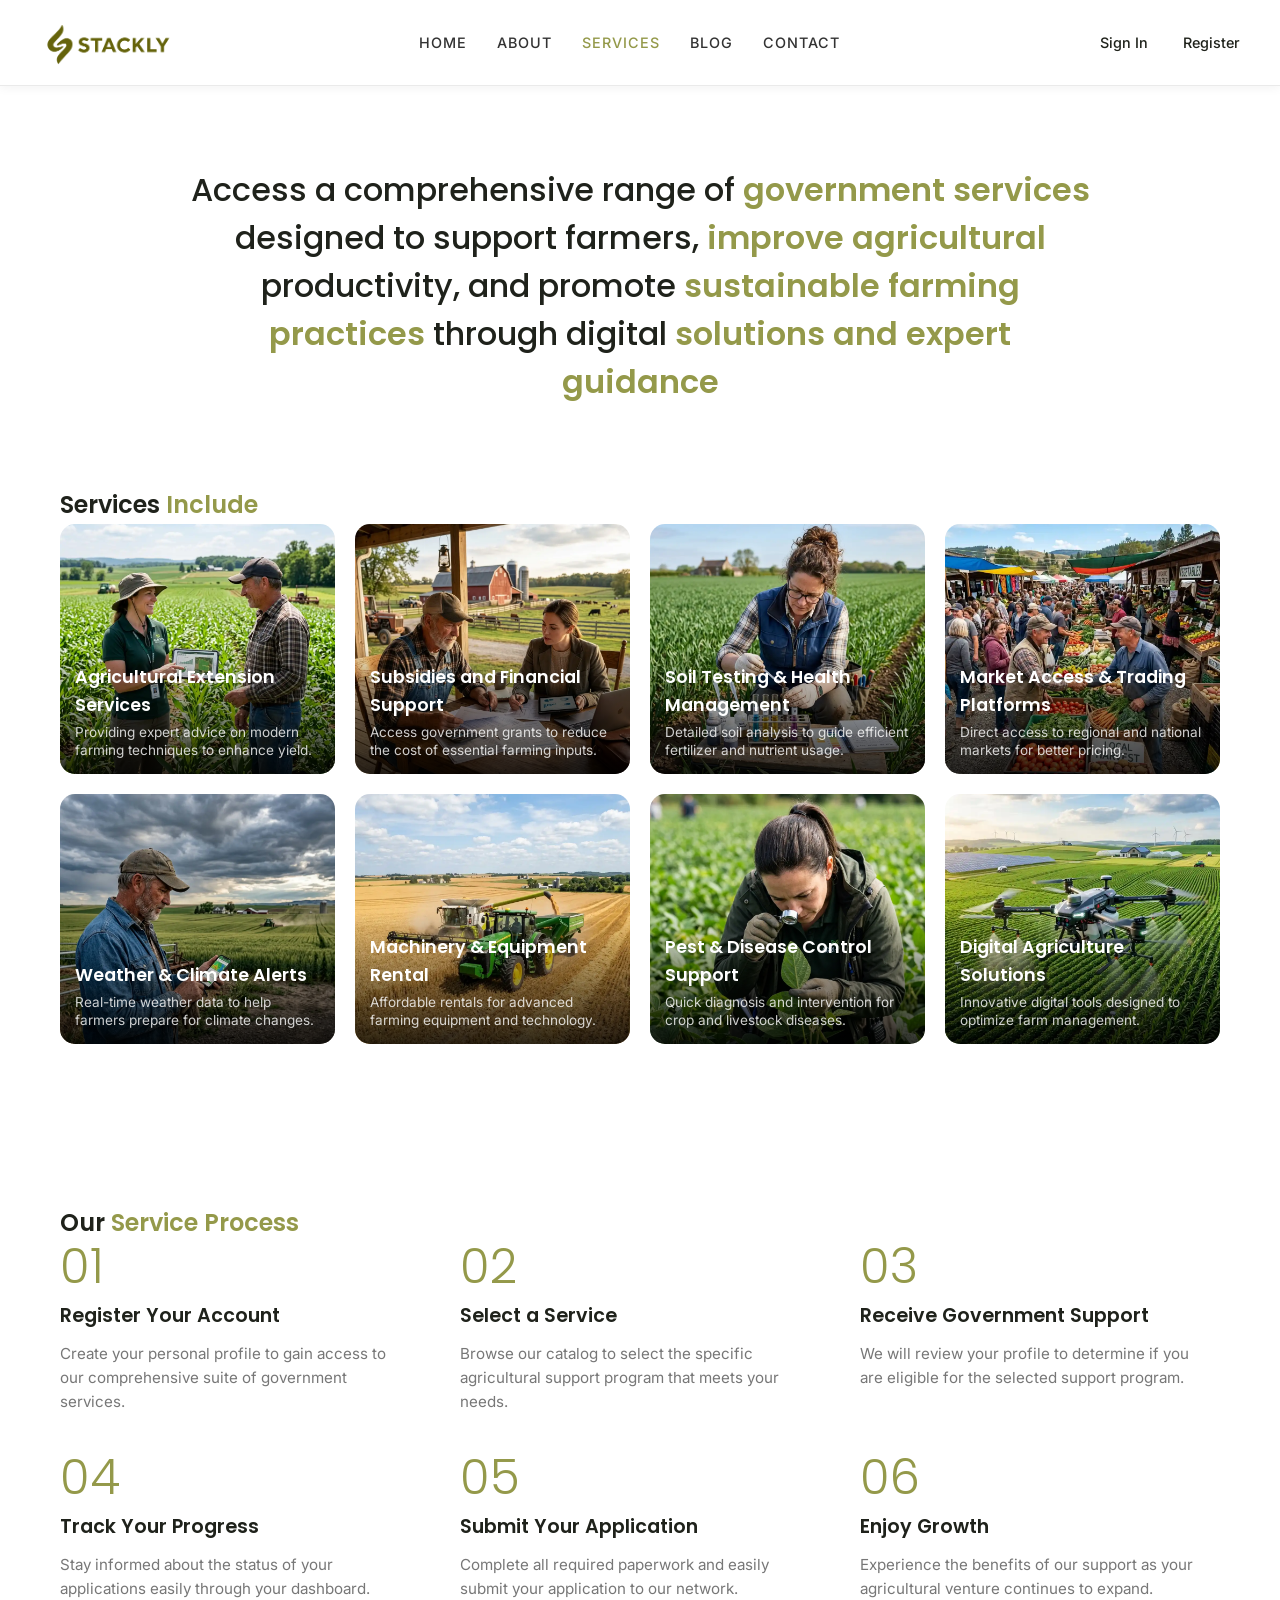
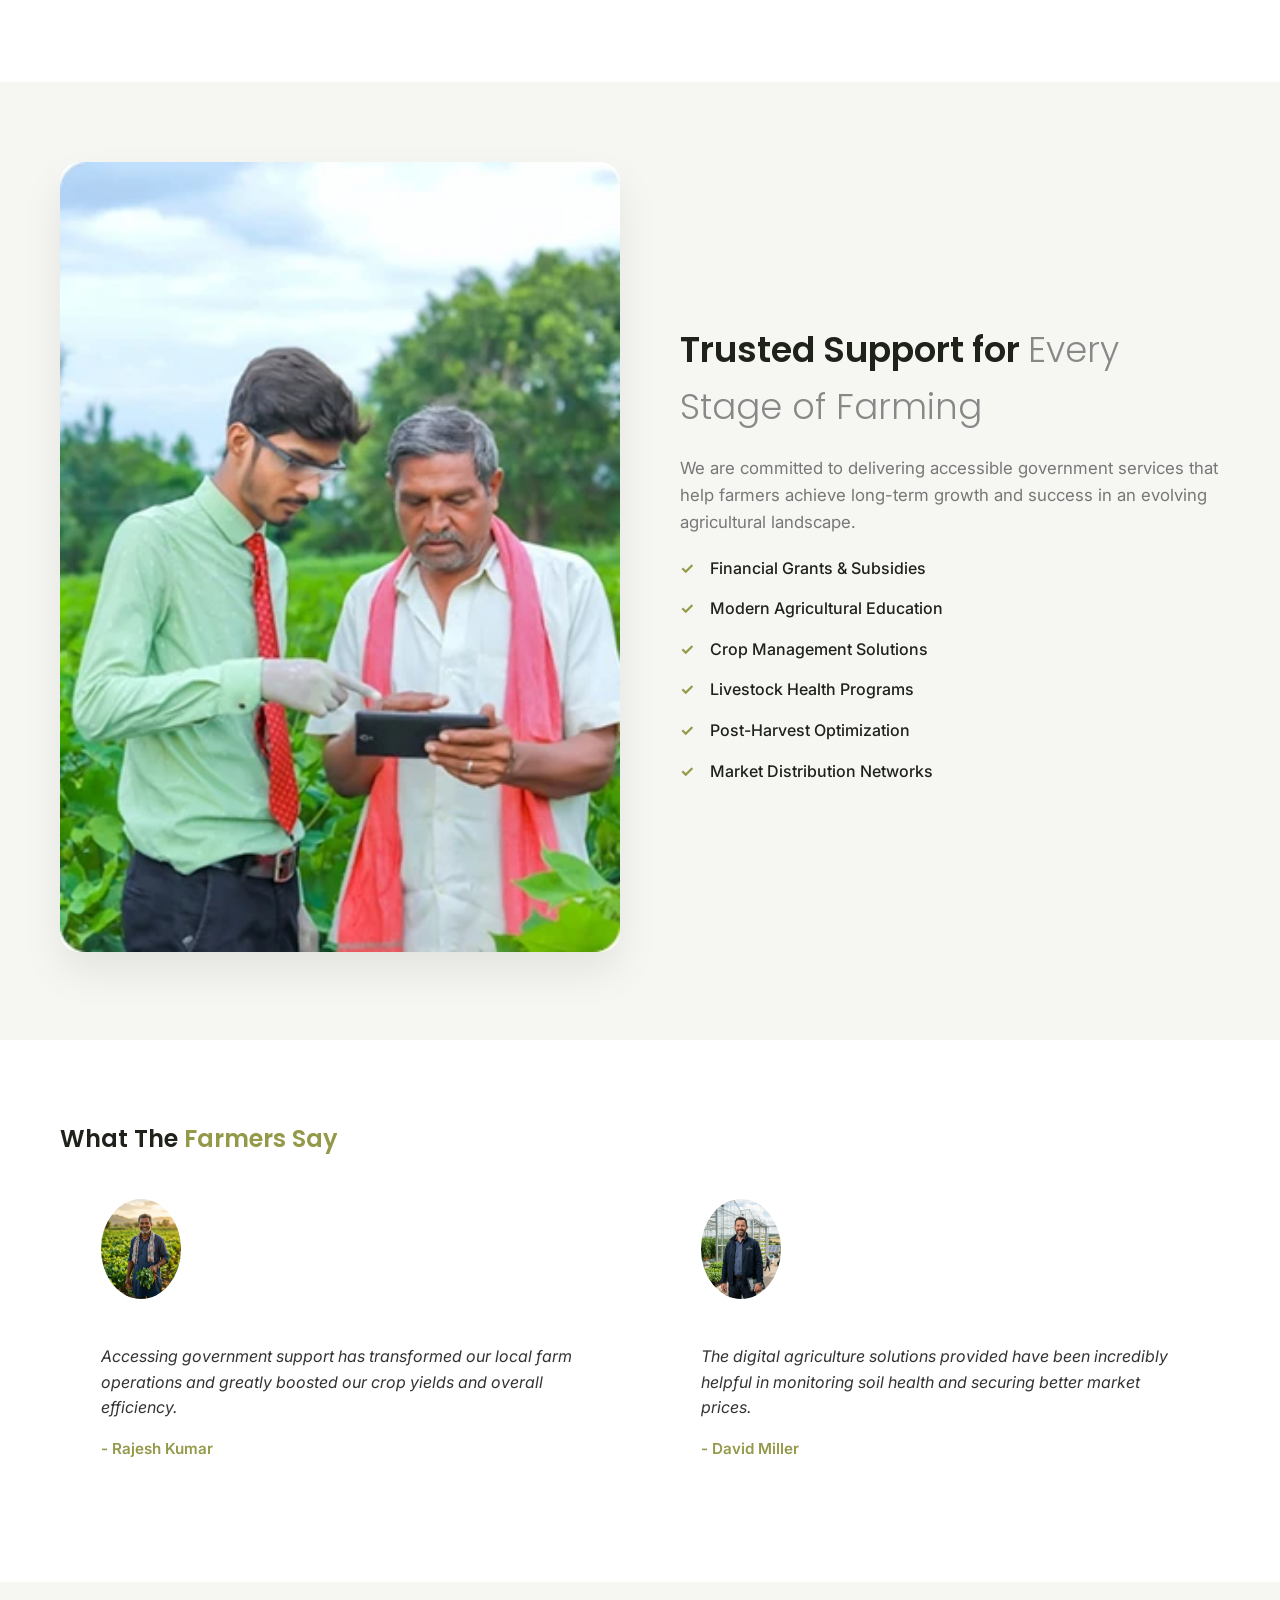
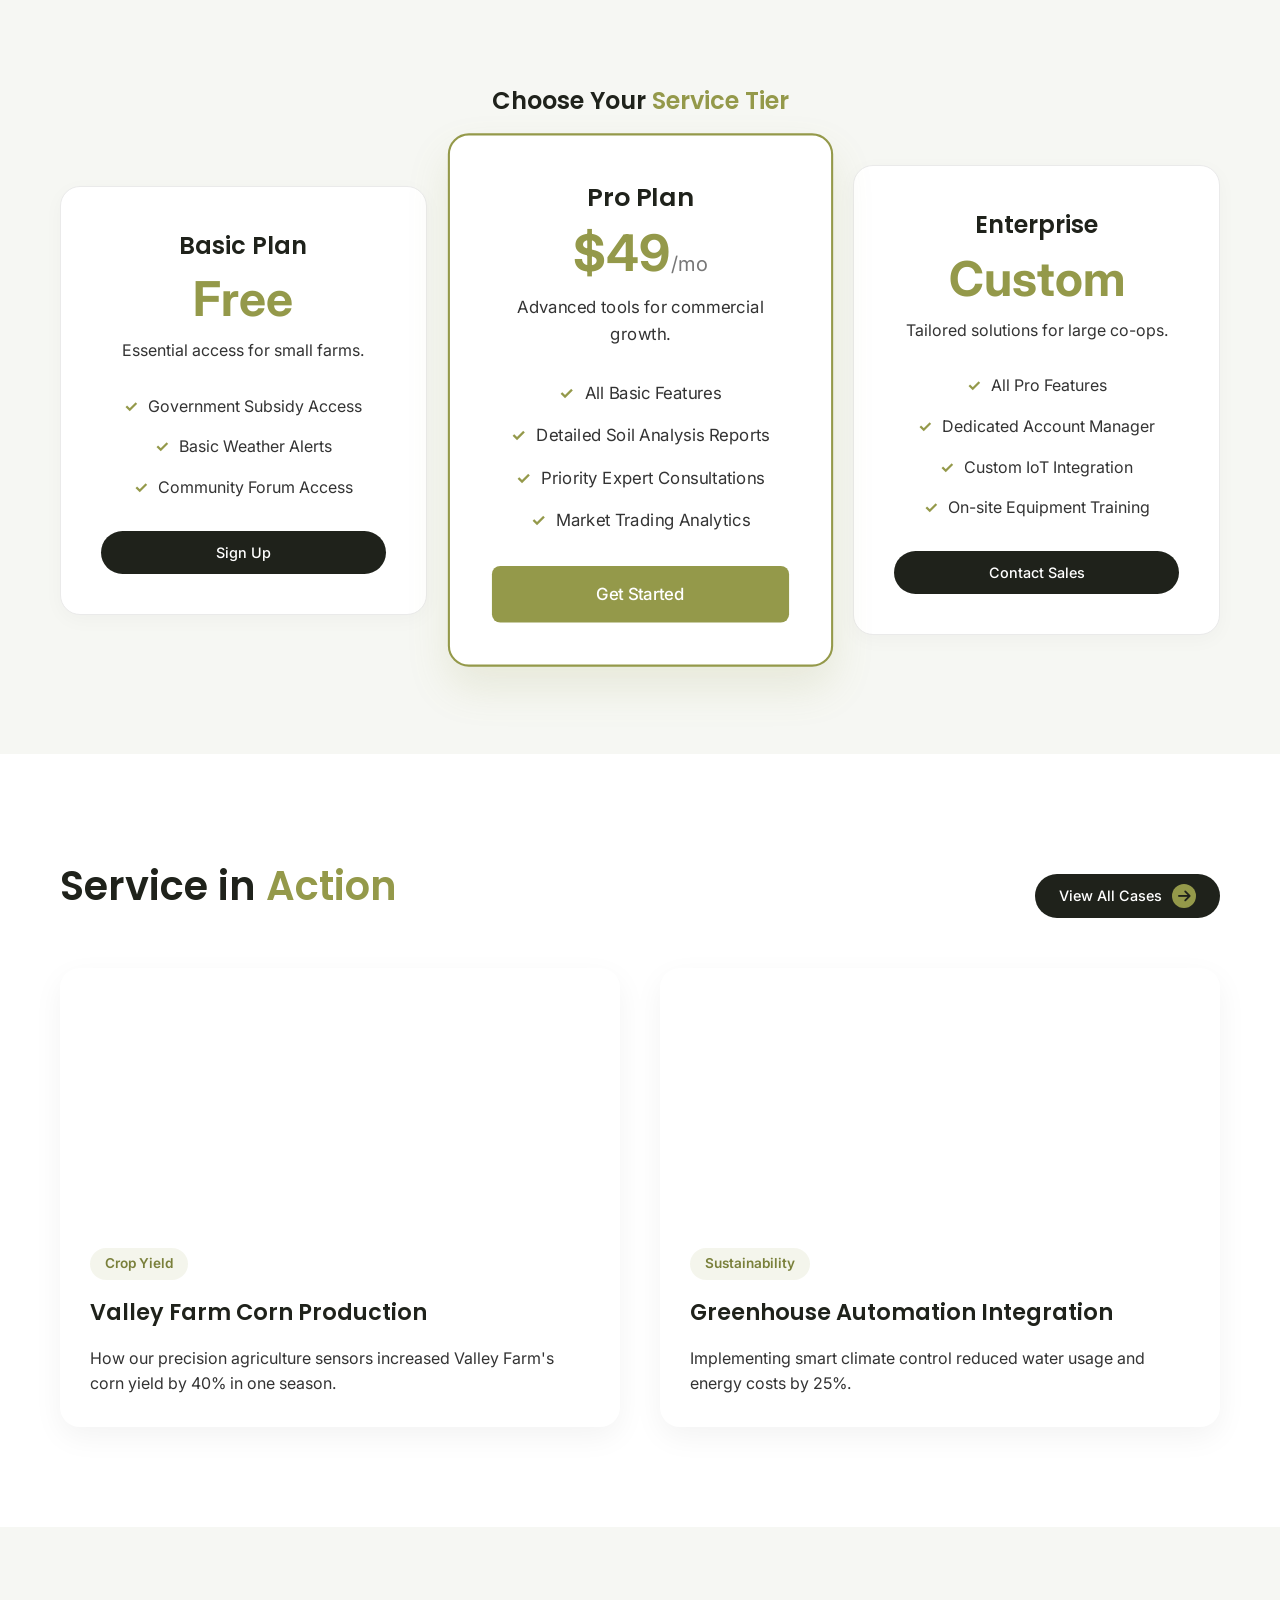
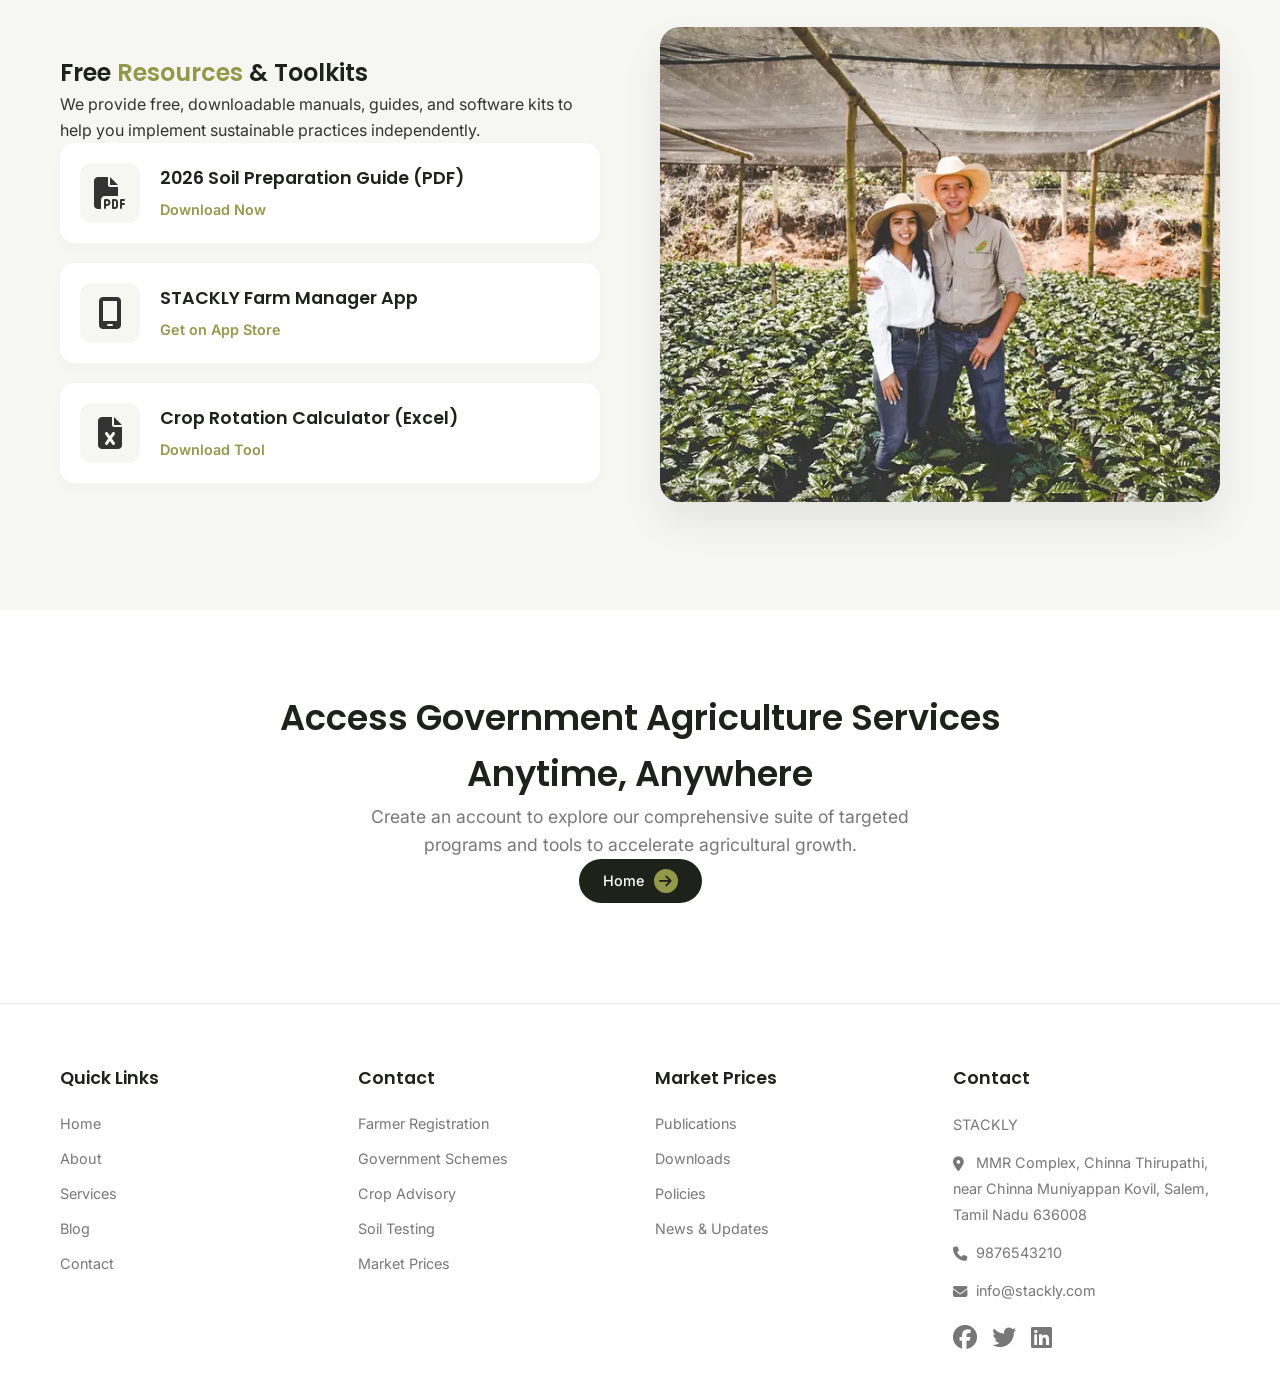
<file: services.html>
<!DOCTYPE html>
<html lang="en">
<head>
    <meta charset="UTF-8">
    <meta name="viewport" content="width=device-width, initial-scale=1.0">
    <title>Services - STACKLY Agriculture</title>
    <link rel="preconnect" href="https://fonts.googleapis.com">
    <link rel="preconnect" href="https://fonts.gstatic.com" crossorigin>
    <link href="https://fonts.googleapis.com/css2?family=Poppins:wght@300;400;500;600;700&family=Inter:wght@300;400;500;600&display=swap" rel="stylesheet">
    <link rel="stylesheet" href="style.css">
    <link rel="stylesheet" href="https://cdnjs.cloudflare.com/ajax/libs/font-awesome/6.4.0/css/all.min.css">
    <!-- AOS CSS -->
    <link href="https://unpkg.com/aos@2.3.1/dist/aos.css" rel="stylesheet">
</head>
<body class="services-page">

    <!-- Header / Navbar -->
    <header class="navbar navbar-relative">
                <a href="index.html" style="text-decoration: none;">
            <div class="logo">
                <img src="assets/logo_0005.webp" alt="Stackly Logo" style="height: 40px; margin-top: 5px;">
            </div>
        </a>
        <nav class="nav-links">
            <a href="index.html">Home</a>
            <a href="about.html">About</a>
            <a href="services.html" class="active">Services</a>
            <a href="blog.html">Blog</a>
            <a href="contact.html">Contact</a>
        </nav>
        <div class="nav-icons">
            <a href="signin.html" class="nav-text-link">Sign In</a>
            <a href="register.html" class="nav-text-link">Register</a>
        </div>
    
        <div class="mobile-menu-btn" id="mobile-menu-btn"><i class="fa-solid fa-bars"></i></div>
    </header>

    <!-- Page Intro -->
    <section data-aos="fade-up" class="services-intro text-center">
        <div class="container">
            <h2>
                Access a comprehensive range of <span class="highlight">government services</span> 
                designed to support farmers, <span class="highlight">improve agricultural</span> 
                productivity, and promote <span class="highlight">sustainable farming practices</span> 
                through digital <span class="highlight">solutions and expert guidance</span>
            </h2>
        </div>
    </section>

    <!-- Services Grid 8 Section -->
    <section data-aos="fade-up" class="services-grid-section">
        <div class="container">
            <h2 class="mb-40">Services <span class="highlight">Include</span></h2>
            
            <div class="services-grid-8">
                <!-- Card 1 -->
                <div class="service-card-img">
                    <img src="assets/agri_ext.webp" alt="Agricultural Extension Services">
                    <div class="service-card-overlay">
                        <h4>Agricultural Extension Services</h4>
                        <p data-aos="fade-up" data-aos-delay="100">Providing expert advice on modern farming techniques to enhance yield.</p>
                    </div>
                </div>
                <!-- Card 2 -->
                <div class="service-card-img">
                    <img src="assets/agri_fin.webp" alt="Subsidies and Financial Support">
                    <div class="service-card-overlay">
                        <h4>Subsidies and Financial Support</h4>
                        <p data-aos="fade-up" data-aos-delay="100">Access government grants to reduce the cost of essential farming inputs.</p>
                    </div>
                </div>
                <!-- Card 3 -->
                <div class="service-card-img">
                    <img src="assets/agri_soil.webp" alt="Soil Testing & Health Management">
                    <div class="service-card-overlay">
                        <h4>Soil Testing & Health Management</h4>
                        <p data-aos="fade-up" data-aos-delay="100">Detailed soil analysis to guide efficient fertilizer and nutrient usage.</p>
                    </div>
                </div>
                <!-- Card 4 -->
                <div class="service-card-img">
                    <img src="assets/agri_market.webp" alt="Market Access & Trading Platforms">
                    <div class="service-card-overlay">
                        <h4>Market Access & Trading Platforms</h4>
                        <p data-aos="fade-up" data-aos-delay="100">Direct access to regional and national markets for better pricing.</p>
                    </div>
                </div>
                <!-- Card 5 -->
                <div class="service-card-img">
                    <img src="assets/agri_weather.webp" alt="Weather & Climate Alerts">
                    <div class="service-card-overlay">
                        <h4>Weather & Climate Alerts</h4>
                        <p data-aos="fade-up" data-aos-delay="100">Real-time weather data to help farmers prepare for climate changes.</p>
                    </div>
                </div>
                <!-- Card 6 -->
                <div class="service-card-img">
                    <img src="assets/agri_mach.webp" alt="Machinery & Equipment Rental">
                    <div class="service-card-overlay">
                        <h4>Machinery & Equipment Rental</h4>
                        <p data-aos="fade-up" data-aos-delay="100">Affordable rentals for advanced farming equipment and technology.</p>
                    </div>
                </div>
                <!-- Card 7 -->
                <div class="service-card-img">
                    <img src="assets/agri_pest.webp" alt="Pest & Disease Control Support">
                    <div class="service-card-overlay">
                        <h4>Pest & Disease Control Support</h4>
                        <p data-aos="fade-up" data-aos-delay="100">Quick diagnosis and intervention for crop and livestock diseases.</p>
                    </div>
                </div>
                <!-- Card 8 -->
                <div class="service-card-img">
                    <img src="assets/agri_digital.webp" alt="Digital Agriculture Solutions">
                    <div class="service-card-overlay">
                        <h4>Digital Agriculture Solutions</h4>
                        <p data-aos="fade-up" data-aos-delay="100">Innovative digital tools designed to optimize farm management.</p>
                    </div>
                </div>
            </div>
        </div>
    </section>

    <!-- Service Process -->
    <section data-aos="fade-up" class="process-section">
        <div class="container">
            <h2 class="mb-40">Our <span class="highlight">Service Process</span></h2>
            
            <div class="process-grid">
                <div class="process-item">
                    <div class="process-num">01</div>
                    <h4>Register Your Account</h4>
                    <p data-aos="fade-up" data-aos-delay="100">Create your personal profile to gain access to our comprehensive suite of government services.</p>
                </div>
                <div class="process-item">
                    <div class="process-num">02</div>
                    <h4>Select a Service</h4>
                    <p data-aos="fade-up" data-aos-delay="100">Browse our catalog to select the specific agricultural support program that meets your needs.</p>
                </div>
                <div class="process-item">
                    <div class="process-num">03</div>
                    <h4>Receive Government Support</h4>
                    <p data-aos="fade-up" data-aos-delay="100">We will review your profile to determine if you are eligible for the selected support program.</p>
                </div>
                <div class="process-item">
                    <div class="process-num">04</div>
                    <h4>Track Your Progress</h4>
                    <p data-aos="fade-up" data-aos-delay="100">Stay informed about the status of your applications easily through your dashboard.</p>
                </div>
                <div class="process-item">
                    <div class="process-num">05</div>
                    <h4>Submit Your Application</h4>
                    <p data-aos="fade-up" data-aos-delay="100">Complete all required paperwork and easily submit your application to our network.</p>
                </div>
                <div class="process-item">
                    <div class="process-num">06</div>
                    <h4>Enjoy Growth</h4>
                    <p data-aos="fade-up" data-aos-delay="100">Experience the benefits of our support as your agricultural venture continues to expand.</p>
                </div>
            </div>
        </div>
    </section>

    <!-- Trusted Support -->
    <section data-aos="fade-up" class="trusted-support-section bg-light-grey">
        <div class="container">
            <div class="row align-center">
                <div class="col-half">
                    <img src="assets/Frame 31.webp" alt="Trusted farming support" class="rounded-img full-width shadow-light">
                </div>
                <div class="col-half text-content pl-40">
                    <h2>Trusted Support for <span class="light-text">Every<br>Stage of Farming</span></h2>
                    <p data-aos="fade-up" data-aos-delay="100" class="mb-40">We are committed to delivering accessible government services that help farmers achieve long-term growth and success in an evolving agricultural landscape.</p>
                    
                    <ul class="checkmark-list">
                        <li>Financial Grants & Subsidies</li>
                        <li>Modern Agricultural Education</li>
                        <li>Crop Management Solutions</li>
                        <li>Livestock Health Programs</li>
                        <li>Post-Harvest Optimization</li>
                        <li>Market Distribution Networks</li>
                    </ul>
                </div>
            </div>
        </div>
    </section>

    <!-- Testimonials -->
    <section data-aos="fade-up" class="testimonials-section">
        <div class="container">
            <h2 class="mb-40">What The <span class="highlight">Farmers Say</span></h2>
            
            <div class="row">
                <div class="col-half">
                    <div class="testimonial-card">
                        <div class="testimonial-img-wrapper" style="width: 80px; height: 80px; margin-bottom: 15px; border-radius: 50%; overflow: hidden;">
                            <img src="assets/farmer_rajesh.webp" alt="Farmer testimonial" style="width: 100%; height: 100%; object-fit: cover;">
                        </div>
                        <div class="testimonial-text">
                            <p data-aos="fade-up" data-aos-delay="100">Accessing government support has transformed our local farm operations and greatly boosted our crop yields and overall efficiency.</p>
                            <span class="testimonial-author">- Rajesh Kumar</span>
                        </div>
                    </div>
                </div>
                
                <div class="col-half">
                    <div class="testimonial-card">
                        <div class="testimonial-img-wrapper" style="width: 80px; height: 80px; margin-bottom: 15px; border-radius: 50%; overflow: hidden;">
                            <img src="assets/farmer_david.webp" alt="Farmer testimonial" style="width: 100%; height: 100%; object-fit: cover;">
                        </div>
                        <div class="testimonial-text">
                            <p data-aos="fade-up" data-aos-delay="100">The digital agriculture solutions provided have been incredibly helpful in monitoring soil health and securing better market prices.</p>
                            <span class="testimonial-author">- David Miller</span>
                        </div>
                    </div>
                </div>
            </div>
        </div>
    </section>

    <!-- 1. Pricing / Membership Plans -->
    <section data-aos="fade-up" class="pricing-section bg-light-grey">
        <div class="container">
            <h2 class="text-center mb-40">Choose Your <span class="highlight">Service Tier</span></h2><br>
            <div class="pricing-grid">
                <div class="pricing-card">
                    <h3>Basic Plan</h3>
                    <div class="price">Free</div>
                    <p data-aos="fade-up" data-aos-delay="100">Essential access for small farms.</p>
                    <ul class="pricing-features">
                        <li>Government Subsidy Access</li>
                        <li>Basic Weather Alerts</li>
                        <li>Community Forum Access</li>
                    </ul>
                    <a href="register.html" class="btn btn-dark full-width text-center" style="justify-content: center;">Sign Up</a>
                </div>
                <div class="pricing-card highlight-card">
                    <h3>Pro Plan</h3>
                    <div class="price">$49<span>/mo</span></div>
                    <p data-aos="fade-up" data-aos-delay="100">Advanced tools for commercial growth.</p>
                    <ul class="pricing-features">
                        <li>All Basic Features</li>
                        <li>Detailed Soil Analysis Reports</li>
                        <li>Priority Expert Consultations</li>
                        <li>Market Trading Analytics</li>
                    </ul>
                    <a href="register.html" class="btn btn-primary full-width text-center" style="justify-content: center; background: var(--primary); border: none;">Get Started</a>
                </div>
                <div class="pricing-card">
                    <h3>Enterprise</h3>
                    <div class="price">Custom</div>
                    <p data-aos="fade-up" data-aos-delay="100">Tailored solutions for large co-ops.</p>
                    <ul class="pricing-features">
                        <li>All Pro Features</li>
                        <li>Dedicated Account Manager</li>
                        <li>Custom IoT Integration</li>
                        <li>On-site Equipment Training</li>
                    </ul>
                    <a href="contact.html" class="btn btn-dark full-width text-center" style="justify-content: center;">Contact Sales</a>
                </div>
            </div>
        </div>
    </section>

    <!-- 2. Case Studies Section -->
    <section data-aos="fade-up" class="case-studies-section">
        <div class="container">
            <div class="section-title-flex">
                <h2>Service in <span class="highlight">Action</span></h2>
                <a href="404.html" class="btn btn-dark">View All Cases <span class="arrow"><i class="fa-solid fa-arrow-right"></i></span></a>
            </div>
            <div class="case-grid mt-40">
                <div class="case-card">
                    <div class="case-img" style="background-image: url('https://loremflickr.com/1200/800/corn,farm/all');"></div>
                    <div class="case-content">
                        <span class="case-category">Crop Yield</span>
                        <h3>Valley Farm Corn Production</h3>
                        <p data-aos="fade-up" data-aos-delay="100">How our precision agriculture sensors increased Valley Farm's corn yield by 40% in one season.</p>
                    </div>
                </div>
                <div class="case-card">
                    <div class="case-img" style="background-image: url('https://loremflickr.com/1200/800/greenhouse,automation/all');"></div>
                    <div class="case-content">
                        <span class="case-category">Sustainability</span>
                        <h3>Greenhouse Automation Integration</h3>
                        <p data-aos="fade-up" data-aos-delay="100">Implementing smart climate control reduced water usage and energy costs by 25%.</p>
                    </div>
                </div>
            </div>
        </div>
    </section>

    <!-- 3. Downloadable Resources Section -->
    <section data-aos="fade-up" class="resources-section bg-light-grey">
        <div class="container">
            <div class="row align-center">
                <div class="col-half pr-40">
                    <h2>Free <span class="highlight">Resources</span> & Toolkits</h2>
                    <p data-aos="fade-up" data-aos-delay="100" class="mb-40">We provide free, downloadable manuals, guides, and software kits to help you implement sustainable practices independently.</p>
                    <div class="resource-list">
                        <div class="resource-item">
                            <div class="r-icon"><i class="fa-solid fa-file-pdf"></i></div>
                            <div class="r-text">
                                <h4>2026 Soil Preparation Guide (PDF)</h4>
                                <a href="404.html">Download Now</a>
                            </div>
                        </div>
                        <div class="resource-item">
                            <div class="r-icon"><i class="fa-solid fa-mobile-screen"></i></div>
                            <div class="r-text">
                                <h4>STACKLY Farm Manager App</h4>
                                <a href="404.html">Get on App Store</a>
                            </div>
                        </div>
                        <div class="resource-item">
                            <div class="r-icon"><i class="fa-solid fa-file-excel"></i></div>
                            <div class="r-text">
                                <h4>Crop Rotation Calculator (Excel)</h4>
                                <a href="404.html">Download Tool</a>
                            </div>
                        </div>
                    </div>
                </div>
                <div class="col-half text-center">
                    <img src="assets/Rectangle 52.webp" alt="Resources" class="rounded-img full-width shadow-light">
                </div>
            </div>
        </div>
    </section>

    <!-- CTA Section Bottom -->
    <section data-aos="fade-up" class="bottom-cta text-center">
        <div class="container">
            <h3 class="mb-20">Access Government Agriculture Services<br>Anytime, Anywhere</h3>
            <p data-aos="fade-up" data-aos-delay="100" class="subtitle mb-40">Create an account to explore our comprehensive suite of targeted programs and tools to accelerate agricultural growth.</p>
            <a href="404.html" class="btn btn-dark">Home <span class="arrow"><i class="fa-solid fa-arrow-right"></i></span></a>
        </div>
    </section>

    <!-- Footer -->
        <footer class="footer">
        <div class="container footer-grid">
            <div class="footer-col">
                <h4>Quick Links</h4>
                <a href="index.html">Home</a>
                <a href="about.html">About</a>
                <a href="services.html">Services</a>
                <a href="blog.html">Blog</a>
                <a href="contact.html">Contact</a>
            </div>
            <div class="footer-col">
                <h4>Contact</h4>
                <a href="404.html">Farmer Registration</a>
                <a href="404.html">Government Schemes</a>
                <a href="404.html">Crop Advisory</a>
                <a href="404.html">Soil Testing</a>
                <a href="404.html">Market Prices</a>
            </div>
            <div class="footer-col">
                <h4>Market Prices</h4>
                <a href="404.html">Publications</a>
                <a href="404.html">Downloads</a>
                <a href="404.html">Policies</a>
                <a href="404.html">News & Updates</a>
            </div>
            <div class="footer-col contact-info-footer">
                <h4>Contact</h4>
                <p data-aos="fade-up" data-aos-delay="100">STACKLY</p>
                <p data-aos="fade-up" data-aos-delay="100"><a href="https://www.google.com/maps/place/Stackly/@11.6829566,78.1739798,17z/data=!3m1!4b1!4m6!3m5!1s0x3babefef7fd970bb:0xe11aef1a71994f9!8m2!3d11.6829566!4d78.1739798!16s%2Fg%2F11l660s35r?entry=ttu&g_ep=EgoyMDI2MDcwNy4wIKXMDSoASAFQAw%3D%3D" target="_blank" style="color: inherit; text-decoration: none;"><i class="fa-solid fa-location-dot inline-icon"></i> MMR Complex, Chinna Thirupathi, near Chinna Muniyappan Kovil, Salem, Tamil Nadu 636008</a></p>
                <p data-aos="fade-up" data-aos-delay="100"><i class="fa-solid fa-phone inline-icon"></i> 9876543210</p>
                <p data-aos="fade-up" data-aos-delay="100"><i class="fa-solid fa-envelope inline-icon"></i> info@stackly.com</p>
                <div class="footer-socials" data-aos="fade-up" data-aos-delay="100" style="margin-top: 15px; display: flex; gap: 15px;">
                    <a href="404.html" style="color: var(--text-light); font-size: 1.5rem; transition: color 0.3s;" onmouseover="this.style.color='var(--primary)'" onmouseout="this.style.color='var(--text-light)'"><i class="fa-brands fa-facebook"></i></a>
                    <a href="404.html" style="color: var(--text-light); font-size: 1.5rem; transition: color 0.3s;" onmouseover="this.style.color='var(--primary)'" onmouseout="this.style.color='var(--text-light)'"><i class="fa-brands fa-twitter"></i></a>
                    <a href="404.html" style="color: var(--text-light); font-size: 1.5rem; transition: color 0.3s;" onmouseover="this.style.color='var(--primary)'" onmouseout="this.style.color='var(--text-light)'"><i class="fa-brands fa-linkedin"></i></a>
                </div>
            </div>
        </div>
    </footer>

    <script src="script.js"></script>

    <!-- Mobile Menu Overlay -->
    <div class="mobile-menu-overlay" id="mobile-menu-overlay">
        <div class="close-menu-btn" id="close-menu-btn"><i class="fa-solid fa-xmark"></i></div>
                        <nav class="mobile-nav-links">
            <a href="index.html">Home</a>
            <a href="about.html">About</a>
            <a href="services.html" class="active">Service</a>
            <a href="blog.html">Blog</a>
            <a href="contact.html">Contact</a>
            <div class="mobile-nav-buttons">
                <a href="signin.html" class="mobile-btn">Sign In</a>
                <a href="register.html" class="mobile-btn mobile-btn-primary">Register</a>
            </div>
        </nav>
    </div>
                <!-- GSAP & AOS -->
    <script src="https://cdnjs.cloudflare.com/ajax/libs/gsap/3.12.2/gsap.min.js"></script>
    <script src="https://unpkg.com/aos@2.3.1/dist/aos.js"></script>
    <script>
        document.addEventListener('DOMContentLoaded', function() {
            if(typeof AOS !== 'undefined') {
                AOS.init({ once: true, offset: 50, duration: 800, easing: 'ease-out-cubic' });
            }
        });
    </script>
</body>
</html>
</file>
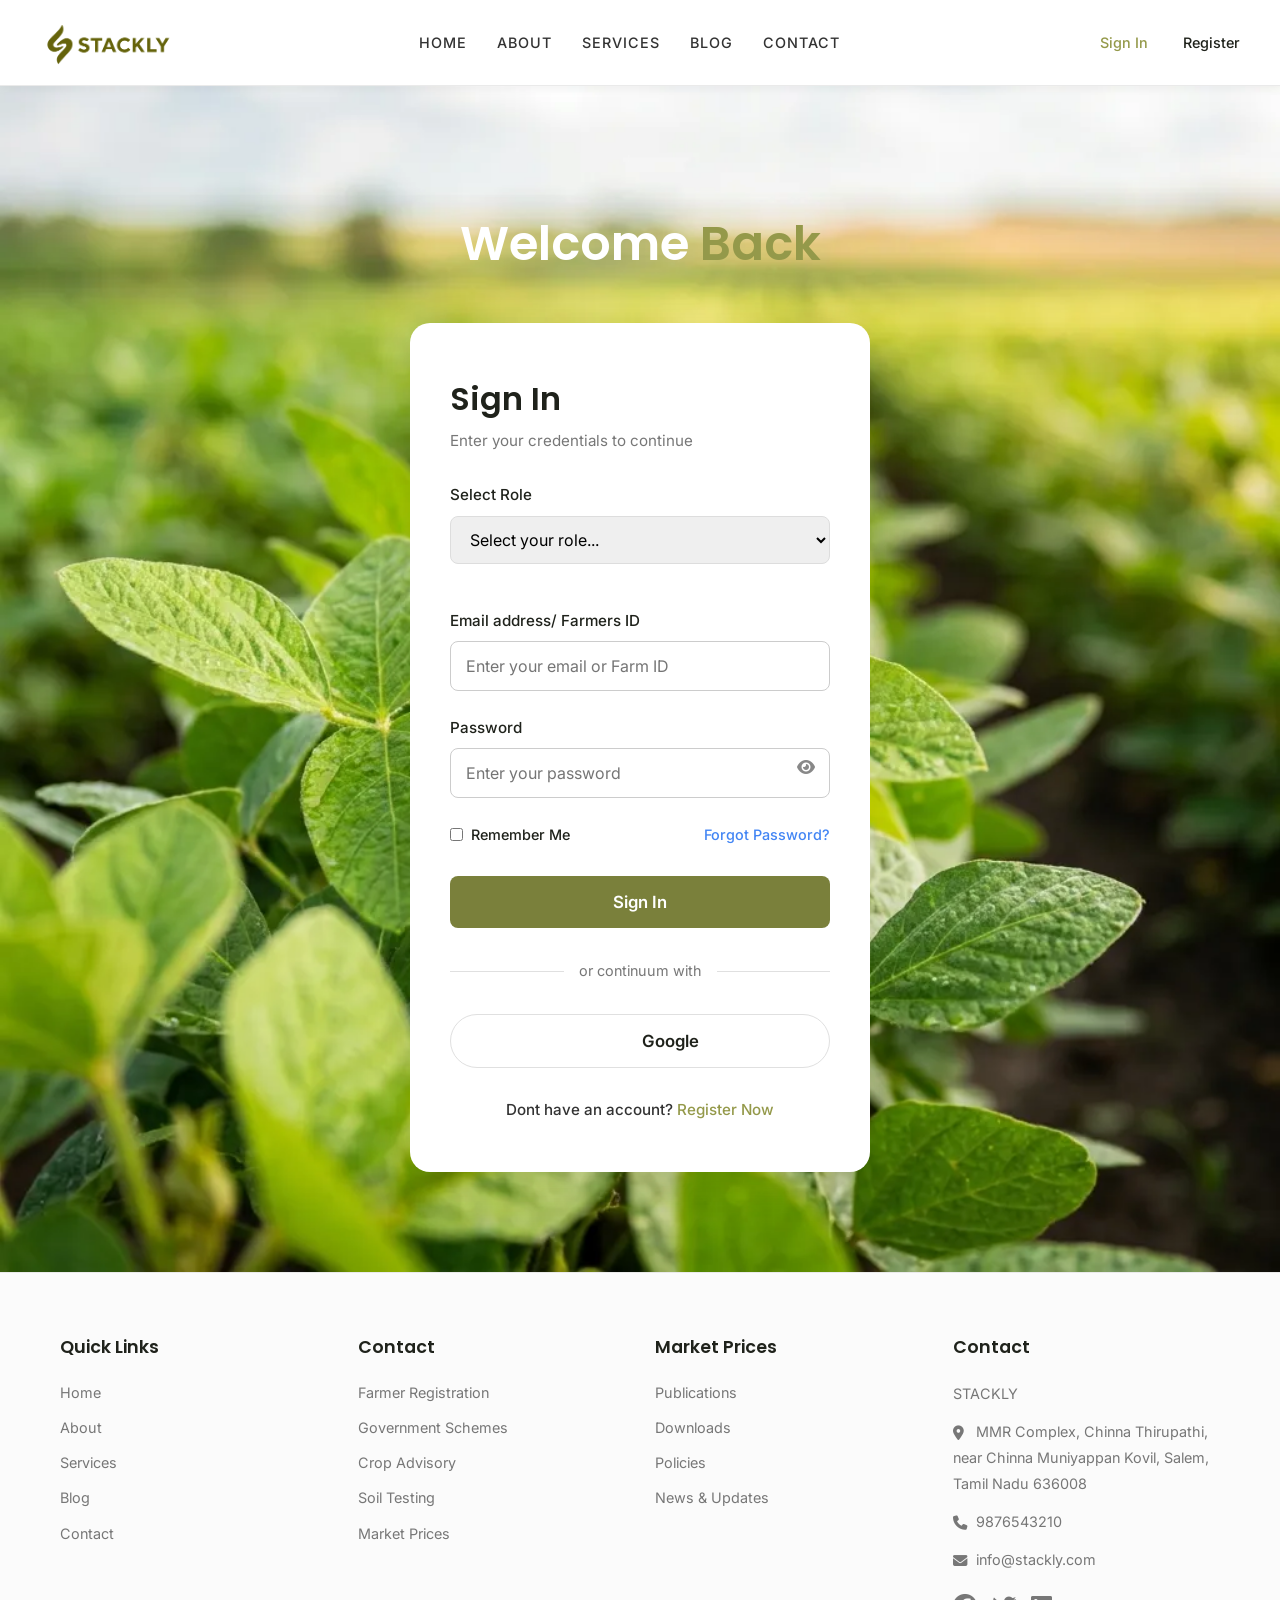
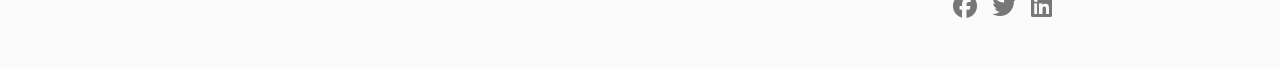
<file: signin.html>
<!DOCTYPE html>
<html lang="en">
<head>
    <meta charset="UTF-8">
    <meta name="viewport" content="width=device-width, initial-scale=1.0">
    <title>Sign In - Nextley Agriculture</title>
    <link rel="preconnect" href="https://fonts.googleapis.com">
    <link rel="preconnect" href="https://fonts.gstatic.com" crossorigin>
    <link href="https://fonts.googleapis.com/css2?family=Poppins:wght@300;400;500;600;700&family=Inter:wght@300;400;500;600&display=swap" rel="stylesheet">
    <link rel="stylesheet" href="style.css">
    <link rel="stylesheet" href="https://cdnjs.cloudflare.com/ajax/libs/font-awesome/6.4.0/css/all.min.css">
    <!-- AOS CSS -->
    <link href="https://unpkg.com/aos@2.3.1/dist/aos.css" rel="stylesheet">
</head>
<body class="auth-page">

    <!-- Header / Navbar -->
    <header class="navbar navbar-relative">
                <a href="index.html" style="text-decoration: none;">
            <div class="logo">
                <img src="assets/logo_0005.webp" alt="Stackly Logo" style="height: 40px; margin-top: 5px;">
            </div>
        </a>
        <nav class="nav-links">
            <a href="index.html">Home</a>
            <a href="about.html">About</a>
            <a href="services.html">Services</a>
            <a href="blog.html">Blog</a>
            <a href="contact.html">Contact</a>
        </nav>
        <div class="nav-icons">
            <a href="signin.html" class="nav-text-link active">Sign In</a>
            <a href="register.html" class="nav-text-link">Register</a>
        </div>
    
        <div class="mobile-menu-btn" id="mobile-menu-btn"><i class="fa-solid fa-bars"></i></div>
    </header>

    <!-- Main Auth Area -->
    <main class="auth-main">
        <div class="auth-header text-center">
            <h1>Welcome <span class="highlight">Back</span></h1>
        </div>

        <div class="auth-container">
            <div class="auth-card" data-aos="zoom-in">
                <h2>Sign In</h2>
                <p data-aos="fade-up" data-aos-delay="100" class="auth-subtitle">Enter your credentials to continue</p>
                
                                <form class="auth-form" id="loginForm">
                    <div class="form-group">
                        <label for="role">Select Role</label>
                        <select id="role" name="role" required style="width: 100%; padding: 12px 15px; border: 1px solid #ddd; border-radius: 8px; font-family: var(--font-body); font-size: 1rem; margin-bottom: 20px;">
                            <option value="" disabled selected>Select your role...</option>
                            <option value="admin">Admin</option>
                            <option value="user">User</option>
                        </select>
                    </div>
                    <div class="form-group">
                        <label for="email">Email address/ Farmers ID</label>
                        <input type="text" id="email" name="email" placeholder="Enter your email or Farm ID" required>
                    </div>
                    
                    <div class="form-group" style="position: relative;">
                        <label for="password">Password</label>
                        <input type="password" id="password" name="password" placeholder="Enter your password" required>
                        <i class="fa-solid fa-eye" style="position: absolute; right: 15px; top: 43px; cursor: pointer; color: #888;" onclick="togglePassword(this)"></i>
                    </div>
                    
                    <div class="auth-actions">
                        <label class="remember-me">
                            <input type="checkbox" name="remember">
                            <span>Remember Me</span>
                        </label>
                        <a href="404.html" class="forgot-password">Forgot Password?</a>
                    </div>
                    
                    <button type="submit" class="btn btn-primary full-width-btn btn-lg">Sign In</button>
                    
                    <div class="auth-divider">
                        <span>or continuum with</span>
                    </div>
                    
                    <button type="button" class="btn btn-outline full-width-btn btn-lg" onclick="window.location.href='404.html'">
                        <svg class="google-icon" xmlns="http://www.w3.org/2000/svg" viewBox="0 0 48 48" width="20px" height="20px">
                            <p data-aos="fade-up" data-aos-delay="100"ath fill="#EA4335" d="M24 9.5c3.54 0 6.71 1.22 9.21 3.6l6.85-6.85C35.9 2.38 30.47 0 24 0 14.62 0 6.51 5.38 2.56 13.22l7.98 6.19C12.43 13.72 17.74 9.5 24 9.5z"/>
                            <p data-aos="fade-up" data-aos-delay="100"ath fill="#4285F4" d="M46.98 24.55c0-1.57-.15-3.09-.38-4.55H24v9.02h12.94c-.58 2.96-2.26 5.48-4.78 7.18l7.73 6c4.51-4.18 7.09-10.36 7.09-17.65z"/>
                            <p data-aos="fade-up" data-aos-delay="100"ath fill="#FBBC05" d="M10.53 28.59c-.48-1.45-.76-2.99-.76-4.59s.27-3.14.76-4.59l-7.98-6.19C.92 16.46 0 20.12 0 24c0 3.88.92 7.54 2.56 10.78l7.97-6.19z"/>
                            <p data-aos="fade-up" data-aos-delay="100"ath fill="#34A853" d="M24 48c6.48 0 11.93-2.13 15.89-5.81l-7.73-6c-2.15 1.45-4.92 2.3-8.16 2.3-6.26 0-11.57-4.22-13.47-9.91l-7.98 6.19C6.51 42.62 14.62 48 24 48z"/>
                        </svg>
                        Google
                    </button>
                    
                    <p data-aos="fade-up" data-aos-delay="100" class="auth-footer-text">
                        Dont have an account? <a href="register.html" class="highlight">Register Now</a>
                    </p>
                </form>
            </div>
        </div>

        <!-- The background image placed at the bottom -->
        <div class="auth-bg"></div>
    </main>

    <!-- Footer -->
        <footer class="footer">
        <div class="container footer-grid">
            <div class="footer-col">
                <h4>Quick Links</h4>
                <a href="index.html">Home</a>
                <a href="about.html">About</a>
                <a href="services.html">Services</a>
                <a href="blog.html">Blog</a>
                <a href="contact.html">Contact</a>
            </div>
            <div class="footer-col">
                <h4>Contact</h4>
                <a href="404.html">Farmer Registration</a>
                <a href="404.html">Government Schemes</a>
                <a href="404.html">Crop Advisory</a>
                <a href="404.html">Soil Testing</a>
                <a href="404.html">Market Prices</a>
            </div>
            <div class="footer-col">
                <h4>Market Prices</h4>
                <a href="404.html">Publications</a>
                <a href="404.html">Downloads</a>
                <a href="404.html">Policies</a>
                <a href="404.html">News & Updates</a>
            </div>
            <div class="footer-col contact-info-footer">
                <h4>Contact</h4>
                <p data-aos="fade-up" data-aos-delay="100">STACKLY</p>
                <p data-aos="fade-up" data-aos-delay="100"><a href="https://www.google.com/maps/place/Stackly/@11.6829566,78.1739798,17z/data=!3m1!4b1!4m6!3m5!1s0x3babefef7fd970bb:0xe11aef1a71994f9!8m2!3d11.6829566!4d78.1739798!16s%2Fg%2F11l660s35r?entry=ttu&g_ep=EgoyMDI2MDcwNy4wIKXMDSoASAFQAw%3D%3D" target="_blank" style="color: inherit; text-decoration: none;"><i class="fa-solid fa-location-dot inline-icon"></i> MMR Complex, Chinna Thirupathi, near Chinna Muniyappan Kovil, Salem, Tamil Nadu 636008</a></p>
                <p data-aos="fade-up" data-aos-delay="100"><i class="fa-solid fa-phone inline-icon"></i> 9876543210</p>
                <p data-aos="fade-up" data-aos-delay="100"><i class="fa-solid fa-envelope inline-icon"></i> info@stackly.com</p>
                <div class="footer-socials" data-aos="fade-up" data-aos-delay="100" style="margin-top: 15px; display: flex; gap: 15px;">
                    <a href="404.html" style="color: var(--text-light); font-size: 1.5rem; transition: color 0.3s;" onmouseover="this.style.color='var(--primary)'" onmouseout="this.style.color='var(--text-light)'"><i class="fa-brands fa-facebook"></i></a>
                    <a href="404.html" style="color: var(--text-light); font-size: 1.5rem; transition: color 0.3s;" onmouseover="this.style.color='var(--primary)'" onmouseout="this.style.color='var(--text-light)'"><i class="fa-brands fa-twitter"></i></a>
                    <a href="404.html" style="color: var(--text-light); font-size: 1.5rem; transition: color 0.3s;" onmouseover="this.style.color='var(--primary)'" onmouseout="this.style.color='var(--text-light)'"><i class="fa-brands fa-linkedin"></i></a>
                </div>
            </div>
        </div>
    </footer>

    <script src="script.js"></script>

    <!-- Mobile Menu Overlay -->
    <div class="mobile-menu-overlay" id="mobile-menu-overlay">
        <div class="close-menu-btn" id="close-menu-btn"><i class="fa-solid fa-xmark"></i></div>
                        <nav class="mobile-nav-links">
            <a href="index.html">Home</a>
            <a href="about.html">About</a>
            <a href="services.html">Service</a>
            <a href="blog.html">Blog</a>
            <a href="contact.html">Contact</a>
            <div class="mobile-nav-buttons">
                <a href="signin.html" class="mobile-btn">Sign In</a>
                <a href="register.html" class="mobile-btn mobile-btn-primary">Register</a>
            </div>
        </nav>
    </div>
                <!-- GSAP & AOS -->
    <script src="https://cdnjs.cloudflare.com/ajax/libs/gsap/3.12.2/gsap.min.js"></script>
    <script src="https://unpkg.com/aos@2.3.1/dist/aos.js"></script>
    <script>
        document.addEventListener('DOMContentLoaded', function() {
            if(typeof AOS !== 'undefined') {
                AOS.init({ once: true, offset: 50, duration: 800, easing: 'ease-out-cubic' });
            }
        });
    </script>
</body>
</html>
</file>
<file: style.css>
html {
    scroll-behavior: smooth;
}
:root {
    --primary: #94994A; /* Olive green */
    --primary-dark: #7A803B;
    --dark: #1F221B; /* Very dark green/black */
    --light-grey: #F6F7F3;
    --gold: #A79740;
    --text-main: #333333;
    --text-light: #777777;
    --white: #FFFFFF;
    
    --font-heading: 'Poppins', sans-serif;
    --font-body: 'Inter', sans-serif;
}

* {
    margin: 0;
    padding: 0;
    box-sizing: border-box;
}

body {
    overflow-x: hidden;
    width: 100%;
    font-family: var(--font-body);
    color: var(--text-main);
    background-color: var(--white);
    line-height: 1.6;
    overflow-x: hidden;
}
input, button, select, textarea { font-family: var(--font-body); }

h1, h2, h3, h4, h5, h6 {
    font-family: var(--font-heading);
    color: var(--dark);
    font-weight: 600;
}

.highlight {
    color: var(--primary);
}
.light {
    font-weight: 300;
}

a {
    text-decoration: none;
    color: inherit;
}

.container {
    max-width: 1200px;
    margin: 0 auto;
    padding: 0 20px;
}

.btn {
    display: inline-flex;
    align-items: center;
    padding: 10px 24px;
    border-radius: 30px;
    font-weight: 500;
    font-size: 0.9rem;
    cursor: pointer;
    transition: all 0.3s ease;
}

.btn-dark {
    background-color: var(--dark);
    color: var(--white);
}

.btn-dark:hover {
    background-color: var(--primary);
}

.btn .arrow {
    background-color: var(--primary);
    color: var(--dark);
    border-radius: 50%;
    width: 24px;
    height: 24px;
    display: inline-flex;
    justify-content: center;
    align-items: center;
    margin-left: 10px;
}

/* Navbar */
.navbar {
    display: flex;
    justify-content: space-between;
    align-items: center;
    padding: 20px 40px;
    position: fixed;
    top: 0;
    left: 0;
    width: 100%;
    z-index: 1000;
    background-color: var(--white);
    box-shadow: 0 2px 10px rgba(0,0,0,0.05);
}

.logo {
    display: flex;
    align-items: center;
    font-family: var(--font-heading);
    font-weight: 700;
    font-size: 1.2rem;
    color: var(--dark);
}

.logo-icon {
    width: 24px;
    height: 24px;
    margin-right: 8px;
}

.nav-links {
    display: flex;
    gap: 30px;
}

.nav-links a {
    font-size: 0.9rem;
    font-weight: 500;
    text-transform: uppercase;
    letter-spacing: 1px;
}

.nav-links a.active,
.nav-links a:hover {
    color: var(--primary);
}

.nav-icons {
    display: flex;
    align-items: center;
    gap: 20px;
}

.nav-icons .icon {
    font-weight: 600;
    font-size: 0.9rem;
}

/* Hero Section */
.hero {
    height: 100vh;
    min-height: 600px;
    background-size: cover;
    background-position: center;
    position: relative;
    display: flex;
    align-items: center;
    justify-content: center;
    text-align: center;
}

.hero-overlay {
    background: linear-gradient(to bottom, rgba(255,255,255,0.8) 0%, rgba(255,255,255,0) 100%);
    position: absolute;
    top: 0;
    left: 0;
    width: 100%;
    height: 100%;
    display: flex;
    align-items: center;
    justify-content: center;
}

.hero-content {
    max-width: 800px;
    padding-top: 50px;
}

.hero-content h1 {
    font-size: 3.5rem;
    line-height: 1.2;
    margin-bottom: 20px;
}

.hero-content p {
    font-size: 1.1rem;
    color: #444;
    max-width: 600px;
    margin: 0 auto;
}

/* About Section */
.about-section {
    padding: 100px 0;
}

.about-container {
    display: flex;
    align-items: center;
    gap: 60px;
}

.about-image {
    flex: 1;
}

.about-image img {
    width: 100%;
    border-radius: 20px;
    box-shadow: 0 20px 40px rgba(0,0,0,0.1);
}

.about-text {
    flex: 1;
}

.about-text h2 {
    font-size: 2.5rem;
    line-height: 1.3;
    margin-bottom: 20px;
}

.about-text p {
    color: var(--text-light);
    margin-bottom: 30px;
}

/* Features Grid Section */
.features-section {
    padding: 50px 0 100px;
}

.features-grid {
    display: grid;
    grid-template-columns: repeat(4, 1fr);
    grid-auto-rows: 200px;
    gap: 20px;
}

.feature-card {
    border-radius: 20px;
    padding: 30px;
    position: relative;
    overflow: hidden;
    display: flex;
    flex-direction: column;
    justify-content: space-between;
}

.feature-card h3 {
    z-index: 2;
    font-size: 1.2rem;
}

.f-green {
    background-color: var(--primary-dark);
    color: var(--white);
    grid-column: span 1;
    grid-row: span 1;
}

.f-green h3 {
    color: var(--white);
    font-weight: 500;
}
.f-green img {
    width: 40px;
    margin-bottom: 15px;
    filter: invert(1);
}

.f-light {
    background-color: var(--light-grey);
    grid-column: span 2;
    grid-row: span 1;
    flex-direction: row;
    align-items: center;
}

.f-light h3 {
    max-width: 50%;
}

.feature-img {
    position: absolute;
    right: -20px;
    bottom: -20px;
    width: 150px;
}

.f-tall {
    background-color: #e0f2e9;
    grid-column: span 1;
    grid-row: span 2;
}
.f-tall h3 {
    color: var(--white);
    position: absolute;
    bottom: 30px;
    left: 30px;
}
.feature-bg {
    position: absolute;
    top: 0;
    left: 0;
    width: 100%;
    height: 100%;
    object-fit: cover;
    z-index: 1;
}


.f-white {
    background-color: var(--white);
    grid-column: span 2;
    grid-row: span 1;
    box-shadow: 0 10px 30px rgba(0,0,0,0.05);
    flex-direction: row;
    align-items: center;
}
.f-white h3 {
    color: var(--primary);
    max-width: 50%;
}
.feature-img-small {
    position: absolute;
    right: 20px;
    bottom: 20px;
    width: 150px;
}

.f-img {
    grid-column: span 1;
    grid-row: span 1;
    padding: 0;
}
.feature-img-full {
    width: 100%;
    height: 100%;
    object-fit: cover;
}

/* Statement Section */
.statement-section {
    padding: 80px 0;
    text-align: center;
    background-image: url('assets/Group 427318282.webp');
    background-size: cover;
    background-position: center;
}
.statement-section p {
    font-size: 1.8rem;
    max-width: 900px;
    margin: 0 auto;
    line-height: 1.5;
    color: var(--text-light);
}
.statement-section strong {
    color: var(--dark);
    font-weight: 600;
}

/* Services Section */
.services-section {
    padding: 80px 0;
}

.services-section h2 {
    font-size: 2.5rem;
    margin-bottom: 40px;
}

.services-grid {
    display: grid;
    grid-template-columns: repeat(4, 1fr);
    gap: 20px;
    margin-bottom: 40px;
}

.service-card {
    position: relative;
    border-radius: 20px;
    overflow: hidden;
    height: 350px;
}

.service-card img {
    width: 100%;
    height: 100%;
    object-fit: cover;
    transition: transform 0.3s ease;
}

.service-card:hover img {
    transform: scale(1.05);
}

.service-title {
    position: absolute;
    bottom: 20px;
    left: 50%;
    transform: translateX(-50%);
    background: rgba(255,255,255,0.2);
    backdrop-filter: blur(10px);
    padding: 10px 20px;
    border-radius: 30px;
    color: var(--white);
    font-weight: 500;
    white-space: nowrap;
}

.center-btn {
    text-align: center;
}

/* Stats Section */
.stats-section {
    padding: 100px 0;
    border-top: 1px solid #eee;
    border-bottom: 1px solid #eee;
}

.stats-header {
    text-align: left;
    margin-bottom: 60px;
}

.stats-header h2 {
    font-size: 2.5rem;
}

.stats-circles {
    display: flex;
    justify-content: center;
    align-items: center;
    gap: 40px;
}

.stat-circle {
    border-radius: 50%;
    display: flex;
    flex-direction: column;
    align-items: center;
    justify-content: center;
    color: var(--white);
    text-align: center;
}

.circle-1 {
    width: 250px;
    height: 250px;
    background-size: cover;
    background-position: center;
    position: relative;
    overflow: hidden;
}

.stat-overlay {
    background: rgba(0,0,0,0.4);
    width: 100%;
    height: 100%;
    display: flex;
    flex-direction: column;
    align-items: center;
    justify-content: center;
}

.circle-1 h3 {
    font-size: 3rem;
    color: var(--white);
    margin-bottom: 5px;
}

.circle-2 {
    width: 200px;
    height: 200px;
}

.circle-2 h3 {
    font-size: 2.5rem;
    color: var(--white);
    margin-bottom: 5px;
}

.circle-3 {
    width: 150px;
    height: 150px;
    background-color: var(--white);
    color: var(--dark);
    box-shadow: 0 10px 30px rgba(0,0,0,0.1);
}

.circle-3 h3 {
    font-size: 2rem;
    margin-bottom: 5px;
}
.circle-3 p {
    color: var(--text-light);
    font-size: 0.9rem;
}


/* CTA Section */
.cta-section {
    padding: 100px 0;
}

.cta-text {
    font-size: 2rem;
    line-height: 1.6;
    color: var(--text-light);
    text-align: center;
    max-width: 1000px;
    margin: 0 auto 80px;
}

.cta-text strong {
    color: var(--dark);
    font-weight: 600;
}

.cta-box {
    display: flex;
    align-items: center;
    gap: 50px;
    max-width: 900px;
    margin: 0 auto;
}

.cta-image {
    flex: 1;
}

.cta-image img {
    width: 100%;
    border-radius: 20px;
}

.cta-content {
    flex: 1;
}

.cta-content h3 {
    font-size: 1.8rem;
    margin-bottom: 15px;
}

.cta-content p {
    color: var(--text-light);
    margin-bottom: 25px;
}


/* Footer */
.footer {
    padding: 60px 0 30px;
    border-top: 1px solid #eaeaea;
}

.footer-grid {
    display: grid;
    grid-template-columns: repeat(4, 1fr);
    gap: 30px;
}

.footer-col h4 {
    font-size: 1.1rem;
    margin-bottom: 20px;
}

.footer-col a, .footer-col p {
    display: block;
    color: var(--text-light);
    margin-bottom: 12px;
    font-size: 0.9rem;
}

.footer-col a:hover {
    color: var(--primary);
}

.brand {
    display: flex;
    align-items: flex-start;
}

@media (max-width: 992px) {
    .features-grid {
        grid-template-columns: repeat(2, 1fr);
    }
    .f-light, .f-white {
        grid-column: span 2;
    }
    .services-grid {
        grid-template-columns: repeat(2, 1fr);
    }
    .about-container {
        flex-direction: column;
    }
    .footer-grid {
        grid-template-columns: repeat(2, 1fr);
    }
}

@media (max-width: 768px) {
    .hero-content h1 {
        font-size: 2.5rem;
    }
    .cta-text {
        font-size: 1.5rem;
    }
    .cta-box {
        flex-direction: column;
    }
    .stats-circles {
        flex-direction: column;
    }
    .footer-grid {
        grid-template-columns: 1fr;
    }
}

/* -------------------------------------
   About Page Styles
---------------------------------------- */

/* Adjust Navbar for non-hero pages */
.navbar-relative {
    position: sticky;
    top: 0;
    z-index: 1000;
    background-color: var(--white);
    border-bottom: 1px solid #eaeaea;
}

/* Page Header */
.about-header {
    padding: 80px 0 40px;
}
.about-header h1 {
    font-size: 3rem;
    line-height: 1.2;
    margin-bottom: 20px;
}
.about-header .subtitle {
    max-width: 800px;
    margin: 0 auto;
    font-size: 1.1rem;
    color: var(--text-light);
}

.text-center {
    text-align: center;
}

/* Utility Classes */
.row {
    display: flex;
    flex-wrap: wrap;
    margin: 0 -20px;
}
.align-center {
    align-items: center;
}
.col-half {
    flex: 0 0 50%;
    max-width: 50%;
    padding: 0 20px;
}
.mb-80 {
    margin-bottom: 80px;
}
.mt-60 {
    margin-top: 60px;
}
.mt-40 {
    margin-top: 40px;
}
.pl-40 {
    padding-left: 40px;
}
.pr-40 {
    padding-right: 40px;
}
.reverse {
    flex-direction: row-reverse;
}
.rounded-img {
    border-radius: 20px;
}
.full-width {
    width: 100%;
}
.shadow-light {
    box-shadow: 0 20px 40px rgba(0,0,0,0.08);
}
.text-content h2 {
    font-size: 2.2rem;
    margin-bottom: 20px;
}
.text-content p {
    color: var(--text-light);
    margin-bottom: 20px;
    font-size: 1.05rem;
}
.bg-light-grey {
    background-color: var(--light-grey);
}
.light-text {
    font-weight: 300;
    color: #888;
}

/* Core Values Section */
.core-values-section {
    padding: 80px 0;
}
.core-values-section h2 {
    font-size: 2.5rem;
    margin-bottom: 40px;
}
.core-values-container {
    display: flex;
    gap: 30px;
}
.core-values-grid {
    flex: 2;
    display: grid;
    grid-template-columns: 1fr 1fr;
    gap: 20px;
}
}

.cta-content {
    flex: 1;
}

.cta-content h3 {
    font-size: 1.8rem;
    margin-bottom: 15px;
}

.cta-content p {
    color: var(--text-light);
    margin-bottom: 25px;
}


/* Footer */
.footer {
    padding: 60px 0 30px;
    border-top: 1px solid #eaeaea;
}

.footer-grid {
    display: grid;
    grid-template-columns: repeat(4, 1fr);
    gap: 30px;
}

.footer-col h4 {
    font-size: 1.1rem;
    margin-bottom: 20px;
}

.footer-col a, .footer-col p {
    display: block;
    color: var(--text-light);
    margin-bottom: 12px;
    font-size: 0.9rem;
}

.footer-col a:hover {
    color: var(--primary);
}

.brand {
    display: flex;
    align-items: flex-start;
}

@media (max-width: 992px) {
    .features-grid {
        grid-template-columns: repeat(2, 1fr);
    }
    .f-light, .f-white {
        grid-column: span 2;
    }
    .services-grid {
        grid-template-columns: repeat(2, 1fr);
    }
    .about-container {
        flex-direction: column;
    }
    .footer-grid {
        grid-template-columns: repeat(2, 1fr);
    }
}

@media (max-width: 768px) {
    .hero-content h1 {
        font-size: 2.5rem;
    }
    .cta-text {
        font-size: 1.5rem;
    }
    .cta-box {
        flex-direction: column;
    }
    .stats-circles {
        flex-direction: column;
    }
    .footer-grid {
        grid-template-columns: 1fr;
    }
}

/* -------------------------------------
   About Page Styles
---------------------------------------- */

/* Adjust Navbar for non-hero pages */
.navbar-relative {
    position: sticky;
    top: 0;
    z-index: 1000;
    background-color: var(--white);
    border-bottom: 1px solid #eaeaea;
}

/* Page Header */
.about-header {
    padding: 80px 0 40px;
}
.about-header h1 {
    font-size: 3rem;
    line-height: 1.2;
    margin-bottom: 20px;
}
.about-header .subtitle {
    max-width: 800px;
    margin: 0 auto;
    font-size: 1.1rem;
    color: var(--text-light);
}

.text-center {
    text-align: center;
}

/* Utility Classes */
.row {
    display: flex;
    flex-wrap: wrap;
    margin: 0 -20px;
}
.align-center {
    align-items: center;
}
.col-half {
    flex: 0 0 50%;
    max-width: 50%;
    padding: 0 20px;
}
.mb-80 {
    margin-bottom: 80px;
}
.mt-60 {
    margin-top: 60px;
}
.mt-40 {
    margin-top: 40px;
}
.pl-40 {
    padding-left: 40px;
}
.pr-40 {
    padding-right: 40px;
}
.reverse {
    flex-direction: row-reverse;
}
.rounded-img {
    border-radius: 20px;
}
.full-width {
    width: 100%;
}
.shadow-light {
    box-shadow: 0 20px 40px rgba(0,0,0,0.08);
}
.text-content h2 {
    font-size: 2.2rem;
    margin-bottom: 20px;
}
.text-content p {
    color: var(--text-light);
    margin-bottom: 20px;
    font-size: 1.05rem;
}
.bg-light-grey {
    background-color: var(--light-grey);
}
.light-text {
    font-weight: 300;
    color: #888;
}

/* Core Values Section */
.core-values-section {
    padding: 80px 0;
}
.core-values-section h2 {
    font-size: 2.5rem;
    margin-bottom: 40px;
}
.core-values-container {
    display: flex;
    gap: 30px;
}
.core-values-grid {
    flex: 2;
    display: grid;
    grid-template-columns: 1fr 1fr;
    gap: 20px;
}
.core-values-image {
    flex: 1;
    position: relative;
    min-height: 100%;
}
.h-100 {
    height: 100%;
}
.object-cover {
    object-fit: cover;
}

.value-card {
    padding: 40px;
    border-radius: 20px;
    position: relative;
    overflow: hidden;
    transition: all 0.4s cubic-bezier(0.175, 0.885, 0.32, 1.275);
}
.value-card:hover {
    transform: translateY(-10px);
    box-shadow: 0 20px 40px rgba(0,0,0,0.12);
}
.value-number {
    font-size: 3rem;
    font-family: var(--font-heading);
    font-weight: 300;
    margin-bottom: 20px;
    line-height: 1;
    opacity: 0.8;
    transition: all 0.4s ease;
}
.value-card:hover .value-number {
    transform: scale(1.1) translateX(10px);
    opacity: 1;
    color: var(--primary-color, #85A947) !important;
}
.value-card h3 {
    font-size: 1.4rem;
    margin-bottom: 15px;
}
.value-card p {
    font-size: 0.95rem;
}
.v-dark {
    background-color: #1e3522; /* Dark green/forest color */
    color: var(--white);
}
.v-dark h3 {
    color: var(--white);
}
.v-dark p {
    color: rgba(255,255,255,0.8);
}
.v-light {
    background-color: var(--white);
    border: 1px solid #eaeaea;
    box-shadow: 0 10px 30px rgba(0,0,0,0.03);
}
.v-light .value-number {
    color: #ccc;
}
.v-light p {
    color: var(--text-light);
}

/* Strategic Focus Areas */
.strategic-focus-section {
    padding: 80px 0;
}
.strategic-focus-section h2 {
    font-size: 2.5rem;
}
.focus-grid {
    display: grid;
    grid-template-columns: repeat(3, 1fr);
    gap: 40px;
}
.focus-item {
    padding: 20px 0;
}
.focus-icon {
    font-size: 2rem;
    color: var(--gold);
    font-weight: 300;
    margin-bottom: 15px;
}
.focus-item h4 {
    font-size: 1.2rem;
    margin-bottom: 10px;
}
.focus-item p {
    color: var(--text-light);
    font-size: 0.95rem;
}

/* Our Impact Section */
.impact-section {
    padding: 100px 0;
    border-bottom: 1px solid #eaeaea;
}
.impact-section h2 {
    font-size: 2rem;
    margin-bottom: 5px;
}
.impact-subtitle {
    font-size: 2.2rem;
    color: var(--dark);
}
.impact-stats {
    display: flex;
    justify-content: space-between;
    align-items: flex-start;
    flex-wrap: wrap;
    gap: 30px;
}
.stat-item {
    text-align: center;
    flex: 1;
    min-width: 150px;
}
.stat-number {
    font-size: 2.5rem;
    color: var(--dark);
    margin-bottom: 10px;
}
.stat-label {
    color: var(--text-light);
    font-size: 0.9rem;
}

@media (max-width: 992px) {
    .col-half {
        flex: 0 0 100%;
        max-width: 100%;
        padding: 0;
        margin-bottom: 30px;
    }
    .pl-40, .pr-40 {
        padding: 0;
    }
    .core-values-container {
        flex-direction: column;
    }
    .focus-grid {
        grid-template-columns: repeat(2, 1fr);
    }
    .impact-stats {
        justify-content: center;
    }
    .stat-item {
        flex: 0 0 45%;
    }
}

@media (max-width: 768px) {
    .core-values-grid {
        grid-template-columns: 1fr;
    }
    .focus-grid {
        grid-template-columns: 1fr;
    }
    .about-header h1 {
        font-size: 2.2rem;
    }
    .impact-subtitle {
        font-size: 1.8rem;
    }
}

/* -------------------------------------
   Services Page Styles
---------------------------------------- */

/* Services Intro */
.services-intro {
    padding: 80px 0 40px;
}
.services-intro h2 {
    font-size: 2rem;
    line-height: 1.5;
    max-width: 900px;
    margin: 0 auto;
    color: var(--dark);
    font-weight: 500;
}
.services-intro .highlight {
    font-weight: 600;
}

/* Services Grid 8 Section */
.services-grid-section {
    padding: 40px 0 80px;
}
.services-grid-8 {
    display: grid;
    grid-template-columns: repeat(4, 1fr);
    gap: 20px;
}
.service-card-img {
    position: relative;
    border-radius: 15px;
    overflow: hidden;
    height: 250px;
}
.service-card-img img {
    width: 100%;
    height: 100%;
    object-fit: cover;
    transition: transform 0.4s ease;
}
.service-card-img:hover img {
    transform: scale(1.05);
}
.service-card-overlay {
    position: absolute;
    bottom: 0;
    left: 0;
    width: 100%;
    background: linear-gradient(to top, rgba(0,0,0,0.8), transparent);
    padding: 20px 15px 15px;
    color: var(--white);
}
.service-card-overlay h4 {
    font-size: 1.1rem;
    color: var(--white);
    margin-bottom: 5px;
}
.service-card-overlay p {
    font-size: 0.85rem;
    color: rgba(255,255,255,0.8);
    line-height: 1.3;
}

/* Process Section */
.process-section {
    padding: 80px 0;
}
.process-grid {
    display: grid;
    grid-template-columns: repeat(3, 1fr);
    gap: 40px;
}
.process-item {
    padding-right: 20px;
}
.process-num {
    font-size: 3rem;
    font-family: var(--font-heading);
    color: var(--primary);
    font-weight: 300;
    margin-bottom: 10px;
    line-height: 1;
}
.process-item h4 {
    font-size: 1.2rem;
    margin-bottom: 10px;
    color: var(--dark);
}
.process-item p {
    font-size: 0.95rem;
    color: var(--text-light);
}

/* Trusted Support Section */
.trusted-support-section {
    padding: 80px 0;
}
.checkmark-list {
    list-style: none;
    padding: 0;
}
.checkmark-list li {
    position: relative;
    padding-left: 30px;
    margin-bottom: 15px;
    font-size: 1rem;
    color: var(--dark);
    font-weight: 500;
}
.checkmark-list li::before {
    content: '✓';
    position: absolute;
    left: 0;
    top: 0;
    color: var(--primary);
    font-weight: bold;
}

/* Testimonials Section */
.testimonials-section {
    padding: 80px 0;
}
.testimonial-card {
    display: flex;
    gap: 20px;
    background-color: var(--white);
    align-items: flex-start;
}
.testimonial-img-wrapper {
    flex: 0 0 100px;
    width: 100px;
    height: 100px;
    border-radius: 50%;
    overflow: hidden;
    flex-shrink: 0;
}
.testimonial-img-wrapper img {
    width: 100%;
    height: 100%;
    object-fit: cover;
}
.testimonial-text {
    position: relative;
    padding-top: 10px;
}
.quote-icon {
    font-family: serif;
    font-size: 4rem;
    color: var(--primary);
    position: absolute;
    top: -30px;
    left: -10px;
    opacity: 0.3;
    line-height: 1;
}
.testimonial-text p {
    font-size: 1rem;
    color: var(--text-main);
    font-style: italic;
    margin-bottom: 15px;
    position: relative;
    z-index: 1;
}
.testimonial-author {
    font-weight: 600;
    color: var(--primary);
    font-size: 0.95rem;
}

/* Bottom CTA */
.bottom-cta {
    padding: 80px 0 100px;
}
.bottom-cta h3 {
    font-size: 2.2rem;
    color: var(--dark);
}
.bottom-cta .subtitle {
    font-size: 1.1rem;
    color: var(--text-light);
    max-width: 600px;
    margin: 0 auto;
}

/* Responsive adjustments for Services page */
@media (max-width: 992px) {
    .services-grid-8 {
        grid-template-columns: repeat(2, 1fr);
    }
    .process-grid {
        grid-template-columns: repeat(2, 1fr);
    }
}
@media (max-width: 768px) {
    .services-grid-8 {
        grid-template-columns: 1fr;
    }
    .process-grid {
        grid-template-columns: 1fr;
    }
    .testimonial-card {
        flex-direction: column;
        align-items: center;
        text-align: center;
        margin-bottom: 40px;
    }
    .quote-icon {
        left: 50%;
        transform: translateX(-50%);
    }
}

/* -------------------------------------
   Contact Page Styles
---------------------------------------- */

/* Top Navigation Links for Contact Page */
.nav-text-link {
    font-size: 0.9rem;
    font-weight: 500;
    color: var(--dark);
    margin-left: 15px;
    transition: color 0.3s;
}
.nav-text-link.active,
.nav-text-link:hover {
    color: var(--primary);
}

/* Contact Split Section */
.contact-split-section {
    padding: 80px 0;
}
.contact-text-side h2 {
    font-size: 2.8rem;
    line-height: 1.2;
    margin-bottom: 20px;
}
.contact-text-side p {
    font-size: 1.05rem;
    color: var(--text-light);
    margin-bottom: 40px;
    max-width: 90%;
}
.quote-box {
    background-color: #e6e6d1;
    padding: 30px;
    border-radius: 15px;
    position: relative;
    max-width: 80%;
}
.quote-icon-large {
    font-family: serif;
    font-size: 5rem;
    color: var(--primary-dark);
    line-height: 0.8;
}
.quote-box p {
    color: var(--primary-dark);
    font-weight: 500;
    font-size: 1.1rem;
    margin-bottom: 0;
}

/* Contact Form */
.contact-form-side h2 {
    font-size: 2.5rem;
    margin-bottom: 30px;
}
.form-group {
    margin-bottom: 20px;
}
.form-group label {
    display: block;
    margin-bottom: 8px;
    font-weight: 500;
    font-size: 0.95rem;
    color: var(--dark);
}
.form-group input, 
.form-group textarea {
    width: 100%;
    padding: 12px 15px;
    border: 1px solid #ccc;
    border-radius: 8px;
    font-family: var(--font-body);
    font-size: 1rem;
    outline: none;
    transition: border-color 0.3s ease;
}
.form-group input:focus, 
.form-group textarea:focus {
    border-color: var(--primary);
}
.btn-primary {
    background-color: var(--primary-dark);
    color: var(--white);
    text-align: center;
    justify-content: center;
    border: none;
    font-size: 1rem;
    padding: 14px 24px;
    border-radius: 8px;
}
.btn-primary:hover {
    background-color: var(--primary);
}
.full-width-btn {
    width: 100%;
}

/* Contact Info Bar */
.contact-info-bar {
    padding: 60px 0;
    border-top: 1px solid #eaeaea;
    margin-bottom: 40px;
}
.info-bar-grid {
    display: flex;
    justify-content: space-between;
    flex-wrap: wrap;
    gap: 30px;
}
.info-item {
    display: flex;
    align-items: flex-start;
    gap: 15px;
    flex: 1;
    min-width: 200px;
}
.info-icon {
    width: 24px;
    height: 24px;
    filter: invert(49%) sepia(87%) saturate(350%) hue-rotate(33deg) brightness(89%) contrast(85%); /* approximate primary color filter */
}
.info-details h4 {
    font-size: 1.05rem;
    margin-bottom: 5px;
    color: var(--dark);
}
.info-details p {
    font-size: 0.9rem;
    color: var(--text-light);
    line-height: 1.5;
}
.info-map {
    margin-left: auto;
    width: 80px;
    height: 80px;
    border-radius: 8px;
    overflow: hidden;
}
.info-map img {
    width: 100%;
    height: 100%;
    object-fit: cover;
}
.contact-large-map {
    width: 100%;
    height: 450px;
    margin-top: 60px;
    border-radius: 20px;
    overflow: hidden;
    box-shadow: 0 20px 40px rgba(0,0,0,0.1);
    border: 4px solid var(--white);
    transition: transform 0.3s ease, box-shadow 0.3s ease;
}
.contact-large-map:hover {
    transform: translateY(-5px);
    box-shadow: 0 25px 50px rgba(148, 153, 74, 0.2);
}
.contact-large-map iframe {
    width: 100%;
    height: 100%;
    border: none;
    filter: saturate(1.2) contrast(1.1);
}

/* Contact Footer specifically */
.footer-grid-contact {
    display: grid;
    grid-template-columns: repeat(4, 1fr);
    gap: 40px;
}
.inline-icon {
    width: 14px;
    height: 14px;
    vertical-align: middle;
    margin-right: 5px;
}
.contact-info-footer p {
    line-height: 1.8;
}

/* Responsive adjustments for Contact page */
@media (max-width: 992px) {
    .contact-split-section .row {
        flex-direction: column;
    }
    .contact-text-side {
        margin-bottom: 50px;
    }
    .footer-grid-contact {
        grid-template-columns: repeat(2, 1fr);
    }
}
@media (max-width: 768px) {
    .info-bar-grid {
        flex-direction: column;
    }
    .footer-grid-contact {
        grid-template-columns: 1fr;
    }
}

/* -------------------------------------
   Auth Page Styles (Sign In)
---------------------------------------- */

/* Main Auth Area */
.auth-page {
    background-color: #fbfbfb; /* Light background for the upper part */
}
.auth-main {
    position: relative;
    min-height: 100vh;
    padding: 120px 0 100px;
    display: flex;
    flex-direction: column;
    align-items: center;
}
.auth-header h1 {
    font-size: 3rem;
    margin-bottom: 40px;
    position: relative;
    z-index: 10;
    color:white;
}
.auth-container {
    width: 100%;
    max-width: 500px;
    padding: 0 20px;
    position: relative;
    z-index: 10;
}
.auth-card {
    background: var(--white);
    padding: 50px 40px;
    border-radius: 20px;
    box-shadow: 0 15px 50px rgba(0,0,0,0.1);
    width: 100%;
}
.auth-card h2 {
    font-size: 2rem;
    margin-bottom: 5px;
    text-align: left;
}
.auth-subtitle {
    color: var(--text-light);
    margin-bottom: 30px;
    font-size: 0.95rem;
}

/* Auth Form */
.auth-form .form-group {
    margin-bottom: 25px;
}
.auth-form input {
    padding: 14px 15px;
}
.auth-actions {
    display: flex;
    justify-content: space-between;
    align-items: center;
    margin-bottom: 30px;
    font-size: 0.9rem;
}
.remember-me {
    display: flex;
    align-items: center;
    gap: 8px;
    color: var(--dark);
    font-weight: 500;
}
.forgot-password {
    color: #4285F4;
    text-decoration: none;
    font-weight: 500;
}

.btn-lg {
    padding: 16px 24px;
    font-size: 1.05rem;
    font-weight: 600;
}
.auth-divider {
    text-align: center;
    position: relative;
    margin: 30px 0;
}
.auth-divider::before {
    content: '';
    position: absolute;
    top: 50%;
    left: 0;
    width: 100%;
    height: 1px;
    background: #e0e0e0;
    z-index: 1;
}
.auth-divider span {
    background: var(--white);
    padding: 0 15px;
    color: var(--text-light);
    font-size: 0.9rem;
    position: relative;
    z-index: 2;
}

.btn-outline {
    background: transparent;
    border: 1px solid #e0e0e0;
    color: var(--dark);
    display: flex;
    align-items: center;
    justify-content: center;
    gap: 10px;
}
.btn-outline:hover {
    background: #f5f5f5;
}
.google-icon {
    display: inline-block;
}

.auth-footer-text {
    text-align: center;
    margin-top: 30px;
    font-size: 0.95rem;
    font-weight: 500;
}

/* Auth Background Image */
.auth-bg {
    position: absolute;
    bottom: 0;
    left: 0;
    width: 100%;
    height: 100%; top: 0;
    background-image: url('assets/auth_background.webp');
    background-size: cover;
    background-position: center bottom;
    z-index: 1;
}

/* Responsive adjustments */
@media (max-width: 576px) {
    .auth-card {
        padding: 40px 20px;
    }
    .auth-actions {
        flex-direction: column;
        align-items: flex-start;
        gap: 15px;
    }
}

/* Register Page Specific Form Layout */
.form-row {
    display: flex;
    gap: 20px;
    margin-bottom: 25px;
}
.form-row .form-group {
    margin-bottom: 0;
    flex: 1;
}
@media (max-width: 576px) {
    .form-row {
        flex-direction: column;
        gap: 25px;
    }
}

/* -------------------------------------
   Dashboard Page Styles
---------------------------------------- */
.dashboard-body {
    overflow-x: hidden;
    width: 100%;
    font-family: var(--font-body);
    display: flex;
    height: 100vh;
    overflow: hidden;
}
input, button, select, textarea { font-family: var(--font-body); }

/* Sidebar */
.dash-sidebar {
    width: 260px;
    background-color: var(--white);
    border-right: 1px solid #eaeaea;
    display: flex;
    flex-direction: column;
    padding: 20px 0;
    flex-shrink: 0;
}
.dash-logo {
    display: flex;
    align-items: center;
    gap: 10px;
    padding: 0 25px;
    margin-bottom: 30px;
    font-size: 1.5rem;
    font-weight: 700;
    color: var(--primary-dark);
    letter-spacing: 1px;
}
.dash-nav {
    display: flex;
    flex-direction: column;
    flex-grow: 1;
    overflow-y: auto;
}
.dash-nav a, .dash-logout a {
    display: flex;
    align-items: center;
    padding: 12px 25px;
    color: var(--dark);
    text-decoration: none;
    font-size: 0.95rem;
    font-weight: 500;
    transition: all 0.3s ease;
}
.dash-nav a:hover, .dash-logout a:hover {
    background-color: #f0f7f0;
    color: var(--primary-dark);
}
.dash-nav a.active {
    background-color: #e6f4e6;
    color: var(--primary-dark);
    border-right: 4px solid var(--primary);
}
.nav-icon {
    margin-right: 15px;
    font-size: 1.2rem;
    width: 24px;
    text-align: center;
}
.nav-has-badge {
    justify-content: space-between;
}
.badge {
    background-color: var(--primary);
    color: var(--white);
    font-size: 0.75rem;
    padding: 2px 6px;
    border-radius: 10px;
    font-weight: 600;
}
.dash-logout {
    padding-top: 20px;
    border-top: 1px solid #eaeaea;
}

/* Main Content Area */
.dash-main {
    flex-grow: 1;
    display: flex;
    flex-direction: column;
    overflow: hidden;
}

/* Topbar */
.dash-topbar {
    height: 70px;
    background-color: var(--white);
    border-bottom: 1px solid #eaeaea;
    display: flex;
    align-items: center;
    justify-content: space-between;
    padding: 0 30px;
    flex-shrink: 0;
}
.topbar-left, .topbar-right {
    display: flex;
    align-items: center;
    gap: 20px;
}
.menu-toggle {
    background: none;
    border: none;
    font-size: 1.5rem;
    cursor: pointer;
    display: none;
}
.search-bar {
    display: flex;
    align-items: center;
    background-color: #f5f5f5;
    border-radius: 20px;
    padding: 8px 15px;
    width: 300px;
}
.search-bar input {
    border: none;
    background: none;
    outline: none;
    margin-left: 10px;
    width: 100%;
    font-family: var(--font-body);
}
.notification-bell {
    position: relative;
    font-size: 1.2rem;
    cursor: pointer;
}
.notification-bell .badge {
    position: absolute;
    top: -5px;
    right: -8px;
}
.user-profile {
    display: flex;
    align-items: center;
    gap: 10px;
    cursor: pointer;
}
.avatar-placeholder {
    width: 35px;
    height: 35px;
    background-color: var(--primary);
    color: var(--white);
    border-radius: 50%;
    display: flex;
    align-items: center;
    justify-content: center;
    font-weight: 600;
}
.user-info {
    display: flex;
    flex-direction: column;
}
.user-name {
    font-weight: 600;
    font-size: 0.9rem;
    color: var(--dark);
}
.user-role {
    font-size: 0.75rem;
    color: var(--text-light);
}

/* Dashboard Content Scrollable Area */
.dash-content {
    padding: 30px;
    overflow-y: auto;
    flex-grow: 1;
}

/* Content Sections (Tabs) */
.content-section {
    display: none;
    animation: fadeIn 0.3s ease;
}
.content-section.active {
    display: block;
}

@keyframes fadeIn {
    from { opacity: 0; transform: translateY(10px); }
    to { opacity: 1; transform: translateY(0); }
}

/* Toggle Switch Styles */
.switch {
  position: relative;
  display: inline-block;
  width: 50px;
  height: 28px;
}

.switch input { 
  opacity: 0;
  width: 0;
  height: 0;
}

.slider {
  position: absolute;
  cursor: pointer;
  top: 0;
  left: 0;
  right: 0;
  bottom: 0;
  background-color: #ccc;
  transition: .4s;
}

.slider:before {
  position: absolute;
  content: "";
  height: 20px;
  width: 20px;
  left: 4px;
  bottom: 4px;
  background-color: white;
  transition: .4s;
}

input:checked + .slider {
  background-color: #85A947;
}

input:focus + .slider {
  box-shadow: 0 0 1px #85A947;
}

input:checked + .slider:before {
  transform: translateX(22px);
}

.slider.round {
  border-radius: 34px;
}

.slider.round:before {
  border-radius: 50%;
}

/* Header Row */
.dash-header-row {
    display: flex;
    justify-content: space-between;
    align-items: flex-start;
    margin-bottom: 30px;
}
.header-text h1 {
    font-size: 1.8rem;
    color: var(--dark);
    margin-bottom: 5px;
}
.header-text p {
    color: var(--text-light);
    font-size: 0.95rem;
}
.date-picker {
    background: var(--white);
    padding: 8px 15px;
    border-radius: 8px;
    border: 1px solid #eaeaea;
    font-size: 0.9rem;
    font-weight: 500;
}

/* Stats Grid */
.dash-stats-grid {
    display: grid;
    grid-template-columns: repeat(4, 1fr);
    gap: 20px;
    margin-bottom: 30px;
}
.stat-card {
    background: var(--white);
    border-radius: 15px;
    padding: 20px;
    display: flex;
    align-items: center;
    gap: 15px;
    box-shadow: 0 2px 10px rgba(0,0,0,0.02);
}
.stat-icon {
    width: 50px;
    height: 50px;
    border-radius: 12px;
    display: flex;
    align-items: center;
    justify-content: center;
    font-size: 1.5rem;
}
.light-green-bg {
    background-color: #eaf5ea;
    color: var(--primary-dark);
}
.stat-info {
    display: flex;
    flex-direction: column;
}
.stat-title {
    font-size: 0.85rem;
    color: var(--text-light);
    margin-bottom: 3px;
}
.stat-value {
    font-size: 1.5rem;
    font-weight: 700;
    color: var(--dark);
}
.stat-highlight {
    font-size: 0.75rem;
    color: var(--primary);
    font-weight: 500;
}

/* Charts Grid */
.dash-charts-grid {
    display: grid;
    grid-template-columns: 2fr 1fr;
    gap: 20px;
    margin-bottom: 30px;
}
.chart-card, .weather-card, .list-card {
    background: var(--white);
    border-radius: 15px;
    padding: 25px;
    box-shadow: 0 2px 10px rgba(0,0,0,0.02);
    overflow-x: auto; /* Prevent table/content overflow on mobile */
    max-width: 100vw;
}
.card-header {
    display: flex;
    justify-content: space-between;
    align-items: center;
    margin-bottom: 20px;
}
.card-header h3 {
    font-size: 1.1rem;
    color: var(--dark);
}
.dropdown-select {
    padding: 5px 10px;
    border-radius: 6px;
    border: 1px solid #eaeaea;
    outline: none;
    font-family: var(--font-body);
}
.chart-container {
    position: relative;
    height: 250px;
    width: 100%;
}

/* Weather Card */
.weather-main {
    display: flex;
    flex-direction: column;
    gap: 20px;
    margin-bottom: 20px;
}
.weather-temp {
    display: flex;
    align-items: center;
    gap: 15px;
}
.weather-icon-large {
    font-size: 3.5rem;
    line-height: 1;
}
.temp-info {
    display: flex;
    flex-direction: column;
}
.temp-val {
    font-size: 2.2rem;
    font-weight: 700;
    color: var(--dark);
    line-height: 1;
}
.temp-desc {
    font-size: 0.9rem;
    color: var(--text-light);
}
.weather-details {
    display: flex;
    flex-direction: column;
    gap: 10px;
}
.w-detail {
    display: flex;
    justify-content: space-between;
    font-size: 0.9rem;
}
.w-label { color: var(--text-light); }
.w-value { font-weight: 500; color: var(--dark); }

.view-link {
    color: var(--primary);
    text-decoration: none;
    font-size: 0.9rem;
    font-weight: 500;
    display: inline-block;
}

/* Bottom Grid */
.dash-bottom-grid {
    display: grid;
    grid-template-columns: repeat(3, 1fr);
    gap: 20px;
    margin-bottom: 30px;
}
.list-card {
    display: flex;
    flex-direction: column;
}
.list-card h3 {
    font-size: 1.1rem;
    margin-bottom: 20px;
}
.activity-list, .price-list {
    display: flex;
    flex-direction: column;
    gap: 20px;
    margin-bottom: 20px;
}
.activity-item, .price-item {
    display: flex;
    align-items: center;
    gap: 12px;
}
.act-icon, .price-icon {
    width: 40px;
    height: 40px;
    border-radius: 10px;
    display: flex;
    align-items: center;
    justify-content: center;
    font-size: 1.2rem;
    flex-shrink: 0;
}
.bg-light-green { background-color: #eaf5ea; }
.bg-light-blue { background-color: #eaf0f5; }
.bg-light-orange { background-color: #f5efeae6; }
.bg-light-yellow { background-color: #f5f2ea; }
.bg-light-gray { background-color: #f0f0f0; }

.act-details {
    flex-grow: 1;
}
.act-details h4 {
    font-size: 0.9rem;
    color: var(--dark);
    margin-bottom: 3px;
}
.act-details p {
    font-size: 0.75rem;
    color: var(--text-light);
}
.act-time {
    font-size: 0.75rem;
    color: var(--text-light);
}

.price-item .crop-name {
    font-size: 0.9rem;
    font-weight: 500;
    color: var(--dark);
    flex-grow: 1;
}
.price-item .crop-price {
    font-size: 0.85rem;
    color: var(--dark);
}
.price-change {
    font-size: 0.85rem;
    font-weight: 500;
    min-width: 50px;
    text-align: right;
}
.price-change.positive { color: var(--primary); }
.price-change.negative { color: #EA4335; }

.mt-auto { margin-top: auto; }

/* Quick Actions */
.action-buttons {
    display: flex;
    flex-direction: column;
    gap: 12px;
}
.action-btn {
    background-color: #f7fbf7;
    border: none;
    padding: 15px 20px;
    border-radius: 10px;
    text-align: left;
    font-size: 0.95rem;
    font-weight: 500;
    color: var(--primary-dark);
    cursor: pointer;
    display: flex;
    align-items: center;
    gap: 12px;
    transition: background 0.2s;
}
.action-btn:hover {
    background-color: #eaf5ea;
}
.btn-icon {
    font-size: 1.2rem;
}

/* Dashboard Footer */
.dash-footer-bottom {
    display: flex;
    justify-content: space-between;
    align-items: center;
    padding-top: 20px;
    border-top: 1px solid #eaeaea;
    color: var(--text-light);
    font-size: 0.85rem;
}
.dash-footer-bottom strong {
    color: var(--primary-dark);
    font-weight: 600;
}

/* Responsive Dashboard */
@media (max-width: 1200px) {
    .dash-charts-grid {
        grid-template-columns: 1fr;
    }
    .dash-bottom-grid {
        grid-template-columns: repeat(2, 1fr);
    }
}
@media (max-width: 992px) {
    .dash-sidebar {
        position: fixed;
        left: -260px; /* Hide off-screen */
        top: 0;
        bottom: 0;
        z-index: 2000;
        transition: left 0.3s ease;
        box-shadow: 2px 0 15px rgba(0,0,0,0.1);
    }
    .dash-sidebar.active {
        left: 0;
    }
    .sidebar-overlay {
        display: none;
        position: fixed;
        top: 0;
        left: 0;
        width: 100vw;
        height: 100vh;
        background: rgba(0,0,0,0.5);
        z-index: 1999;
    }
    .sidebar-overlay.active {
        display: block;
    }
    .menu-toggle {
        display: block;
    }
    .dash-stats-grid {
        grid-template-columns: repeat(2, 1fr);
    }
}
@media (max-width: 768px) {
    .dash-header-row {
        flex-direction: column;
        gap: 15px;
    }
    .dash-bottom-grid {
        grid-template-columns: 1fr;
    }
    .dash-footer-bottom {
        flex-direction: column;
        gap: 10px;
        text-align: center;
    }
}
@media (max-width: 576px) {
    .dash-stats-grid {
        grid-template-columns: 1fr;
    }
    .dash-content {
        padding: 15px;
    }
    .dash-topbar {
        padding: 0 15px;
    }
}

/* -------------------------------------
   Admin Dashboard Page Styles
---------------------------------------- */

/* Admin Sidebar specific tweaks */
.admin-sidebar {
    padding: 20px 15px;
}
.logo-text-block {
    display: flex;
    flex-direction: column;
}
.logo-title {
    font-size: 1.3rem;
    font-weight: 700;
    line-height: 1.1;
    color: var(--primary-dark);
}
.logo-sub {
    font-size: 0.7rem;
    letter-spacing: 2px;
    color: var(--text-light);
}

.admin-nav-container {
    display: flex;
    flex-direction: column;
    flex-grow: 1;
    overflow-y: auto;
}
.active-solid {
    background-color: var(--primary-dark);
    color: var(--white) !important;
    border-radius: 10px;
    margin-bottom: 20px;
}
.active-solid:hover {
    background-color: var(--primary);
}

.nav-section {
    margin-bottom: 20px;
}
.nav-section-title {
    font-size: 0.75rem;
    font-weight: 600;
    color: var(--text-light);
    margin-bottom: 10px;
    padding: 0 15px;
    display: block;
    letter-spacing: 1px;
}
.admin-nav-item {
    padding: 10px 15px;
    border-radius: 8px;
    margin-bottom: 5px;
    display: flex;
    align-items: center;
    color: var(--dark);
    text-decoration: none;
    font-size: 0.9rem;
    font-weight: 500;
    transition: background 0.2s;
}
.admin-nav-item:hover {
    background-color: #f0f7f0;
}

.admin-logout {
    margin-top: auto;
}
.btn-solid-logout {
    background-color: var(--primary-dark);
    color: var(--white) !important;
    border-radius: 10px;
    display: flex;
    align-items: center;
    padding: 12px 15px;
    text-decoration: none;
    font-size: 0.95rem;
    font-weight: 500;
}

/* Admin Topbar tweaks */
.search-bar-admin {
    width: 350px;
    background-color: var(--white);
    border: 1px solid #eaeaea;
}
.badge-green {
    background-color: var(--primary);
}

/* Admin Content Layout */
.date-picker-admin {
    border: none;
    box-shadow: 0 2px 5px rgba(0,0,0,0.05);
}
.stat-card-admin {
    padding: 25px 20px;
}
.admin-charts-grid {
    grid-template-columns: 2fr 1fr;
}
.chart-legend-top {
    font-size: 0.85rem;
    color: var(--text-light);
    margin-top: -15px;
    margin-bottom: 10px;
}
.legend-dot {
    display: inline-block;
    width: 10px;
    height: 10px;
    border-radius: 50%;
    margin-right: 5px;
}
.legend-dot.green { background-color: var(--primary); }

/* Donut Chart Customization */
.donut-card {
    display: flex;
    flex-direction: column;
}
.donut-container {
    display: flex;
    align-items: center;
    justify-content: space-between;
    flex-grow: 1;
}
.donut-chart-wrapper {
    position: relative;
    width: 160px;
    height: 160px;
}
.donut-center-text {
    position: absolute;
    top: 50%;
    left: 50%;
    transform: translate(-50%, -50%);
    text-align: center;
}
.donut-val {
    display: block;
    font-size: 1.5rem;
    font-weight: 700;
    color: var(--dark);
    line-height: 1.1;
}
.donut-lbl {
    font-size: 0.8rem;
    color: var(--text-light);
}
.donut-legend {
    flex-grow: 1;
    margin-left: 20px;
}
.d-legend-item {
    display: flex;
    justify-content: space-between;
    font-size: 0.85rem;
    margin-bottom: 12px;
}
.d-legend-label {
    display: flex;
    align-items: center;
    color: var(--dark);
    font-weight: 500;
}
.d-dot {
    display: inline-block;
    width: 12px;
    height: 12px;
    border-radius: 2px;
    margin-right: 8px;
}
.d-legend-val {
    color: var(--dark);
    font-weight: 600;
}
.mt-15 { margin-top: 15px; }

/* 3 Column Grid */
.admin-3col-grid {
    display: grid;
    grid-template-columns: repeat(3, 1fr);
    gap: 20px;
    margin-bottom: 30px;
}
.border-bottom-header {
    border-bottom: 1px solid #eaeaea;
    padding-bottom: 15px;
    margin-bottom: 15px;
}
.sm-link {
    font-size: 0.8rem;
}

/* Farmer List */
.farmer-list {
    display: flex;
    flex-direction: column;
    gap: 15px;
}
.farmer-item {
    display: flex;
    align-items: center;
    gap: 12px;
}
.f-avatar {
    width: 40px;
    height: 40px;
    border-radius: 50%;
    object-fit: cover;
}
.f-details {
    flex-grow: 1;
}
.f-details h4 {
    font-size: 0.9rem;
    color: var(--dark);
    margin-bottom: 2px;
}
.f-details p {
    font-size: 0.75rem;
    color: var(--text-light);
}
.status-badge {
    font-size: 0.75rem;
    padding: 4px 10px;
    border-radius: 12px;
    font-weight: 500;
}
.status-active {
    background-color: #eaf5ea;
    color: var(--primary);
}
.status-pending {
    background-color: #fff4e5;
    color: #ff9800;
}

/* Crops Table */
.crops-table {
    width: 100%;
    border-collapse: collapse;
}
.crops-table th {
    text-align: left;
    font-size: 0.8rem;
    color: var(--text-light);
    font-weight: 500;
    padding-bottom: 15px;
    border-bottom: 1px solid #eaeaea;
}
.crops-table td {
    padding: 12px 0;
    font-size: 0.9rem;
    color: var(--dark);
}
.text-right { text-align: right !important; }
.tc-crop {
    display: flex;
    align-items: center;
    gap: 10px;
    font-weight: 500;
}
.tc-icon {
    width: 30px;
    height: 30px;
    border-radius: 8px;
    display: flex;
    align-items: center;
    justify-content: center;
    font-size: 0.9rem;
}

/* System Overview Mini Grid */
.sys-overview-grid {
    display: grid;
    grid-template-columns: repeat(2, 1fr);
    gap: 15px;
}
.sys-item {
    background-color: #fcfcfc;
    border: 1px solid #f0f0f0;
    padding: 15px;
    border-radius: 10px;
    display: flex;
    align-items: center;
    gap: 12px;
}
.sys-icon {
    font-size: 1.5rem;
    color: var(--primary);
}
.sys-data {
    display: flex;
    flex-direction: column;
}
.sys-lbl {
    font-size: 0.75rem;
    color: var(--text-light);
}
.sys-val {
    font-size: 1.1rem;
    font-weight: 700;
    color: var(--dark);
}

/* Bottom Grid */
.admin-2col-bottom-grid {
    display: grid;
    grid-template-columns: 2fr 1.5fr;
    gap: 20px;
}

/* Activity Timeline */
.activity-timeline {
    display: flex;
    flex-direction: column;
    gap: 15px;
}
.timeline-item {
    display: flex;
    align-items: center;
    font-size: 0.85rem;
}
.t-dot {
    width: 8px;
    height: 8px;
    background-color: var(--primary);
    border-radius: 50%;
    margin-right: 15px;
    flex-shrink: 0;
}
.t-text {
    flex-grow: 1;
    color: var(--dark);
    font-weight: 500;
}
.t-time {
    color: var(--text-light);
    white-space: nowrap;
}

/* Promo Banner */
.promo-banner {
    background-color: #eaf5ea; /* light green */
    border-radius: 15px;
    position: relative;
    overflow: hidden;
    padding: 30px;
    display: flex;
    flex-direction: column;
    justify-content: center;
    background-image: url('assets/unsplash_z4L4FTXlvNo.webp'); /* using tractor image */
    background-size: cover;
    background-position: center;
}
/* overlay to make text readable */
.promo-banner::before {
    content: '';
    position: absolute;
    top: 0; left: 0; right: 0; bottom: 0;
    background: linear-gradient(to right, rgba(255,255,255,0.95) 40%, rgba(255,255,255,0.6) 100%);
    z-index: 1;
}
.promo-content {
    position: relative;
    z-index: 2;
    max-width: 60%;
}
.promo-content h3 {
    font-size: 1.2rem;
    color: var(--dark);
    margin-bottom: 10px;
}
.promo-content p {
    font-size: 0.85rem;
    color: var(--text-main);
    margin-bottom: 20px;
    line-height: 1.4;
}
.promo-btn {
    padding: 10px 20px;
    font-size: 0.9rem;
    align-self: flex-start;
}
.mt-30 { margin-top: 30px; }

/* Admin Responsive */
@media (max-width: 1400px) {
    .admin-3col-grid {
        grid-template-columns: repeat(2, 1fr);
    }
}
@media (max-width: 1200px) {
    .admin-charts-grid {
        grid-template-columns: 1fr;
    }
}
@media (max-width: 992px) {
    .admin-3col-grid, .admin-2col-bottom-grid {
        grid-template-columns: 1fr;
    }
}




/* -------------------------------------
   Additional Home Page Sections
---------------------------------------- */
.text-white { color: var(--white); }

/* How It Works Section */
.how-it-works-section {
    padding: 100px 0;
    background-color: var(--white);
}
.section-title {
    margin-bottom: 50px;
}
.section-title h2 {
    font-size: 2.5rem;
    margin-bottom: 15px;
}
.section-title p {
    color: var(--text-light);
    font-size: 1.1rem;
}
.process-grid {
    display: grid;
    grid-template-columns: repeat(3, 1fr);
    gap: 40px;
}
.process-card {
    text-align: center;
    padding: 40px 30px;
    background: var(--light-grey);
    border-radius: 20px;
    position: relative;
    transition: transform 0.3s ease;
}
.process-card:hover {
    transform: translateY(-10px);
}
.process-number {
    position: absolute;
    top: -20px;
    left: 50%;
    transform: translateX(-50%);
    font-size: 3.5rem;
    font-weight: 800;
    color: rgba(148, 153, 74, 0.15); /* var(--primary) transparent */
    font-family: var(--font-heading);
}
.process-icon {
    font-size: 3rem;
    margin-bottom: 20px;
    position: relative;
    z-index: 1;
}
.process-card h3 {
    margin-bottom: 15px;
    font-size: 1.4rem;
}
.process-card p {
    color: var(--text-light);
    font-size: 0.95rem;
}

/* Testimonials Section */
.testimonials-section {
    background-size: cover;
    background-position: center;
    background-attachment: fixed;
}
.testimonials-overlay {
    background-color: rgba(31, 34, 27, 0.85); /* var(--dark) overlay */
    padding: 100px 0;
}
.testimonials-grid {
    display: grid;
    grid-template-columns: repeat(2, 1fr);
    gap: 40px;
}
.testimonial-card {
    background: rgba(255, 255, 255, 0.05);
    backdrop-filter: blur(10px);
    border: 1px solid rgba(255, 255, 255, 0.1);
    padding: 40px;
    border-radius: 20px;
    color: var(--white);
    display: flex;
    flex-direction: column;
    align-items: flex-start;
}
.rating {
    color: var(--gold);
    font-size: 1.5rem;
    margin-bottom: 20px;
}
.quote {
    font-size: 1.2rem;
    font-style: italic;
    margin-bottom: 20px;
    line-height: 1.6;
}
.author {
    font-weight: 600;
    color: var(--primary);
}

/* Partners Section */
.partners-section {
    padding: 60px 0;
    border-bottom: 1px solid #eaeaea;
}
.partners-title {
    color: var(--text-light);
    margin-bottom: 30px;
    text-transform: uppercase;
    letter-spacing: 1px;
    font-size: 0.9rem;
}
.partners-logo-grid {
    display: flex;
    justify-content: center;
    align-items: center;
    gap: 60px;
    flex-wrap: wrap;
}
.partner-logo {
    font-family: var(--font-heading);
    font-weight: 700;
    font-size: 1.5rem;
    color: #ccc;
    transition: color 0.3s ease;
}
.partner-logo:hover {
    color: var(--primary);
}

/* FAQ Section */
.faq-section {
    padding: 100px 0;
}
.faq-grid {
    display: grid;
    grid-template-columns: repeat(2, 1fr);
    gap: 30px;
    max-width: 900px;
    margin: 0 auto;
}
.faq-item {
    background: var(--white);
    padding: 30px;
    border-radius: 15px;
    box-shadow: 0 5px 20px rgba(0,0,0,0.03);
}
.faq-item h4 {
    margin-bottom: 15px;
    font-size: 1.1rem;
    color: var(--primary-dark);
}
.faq-item p {
    color: var(--text-light);
    font-size: 0.95rem;
}

/* Latest News Section */
.latest-news-section {
    padding: 100px 0;
}
.section-title-flex {
    display: flex;
    justify-content: space-between;
    align-items: flex-end;
    margin-bottom: 50px;
}
.section-title-flex h2 {
    font-size: 2.5rem;
}
.news-grid {
    display: grid;
    grid-template-columns: repeat(3, 1fr);
    gap: 30px;
}
.news-card {
    border-radius: 20px;
    overflow: hidden;
    background: var(--white);
    box-shadow: 0 10px 30px rgba(0,0,0,0.05);
    transition: transform 0.3s ease;
}
.news-card:hover {
    transform: translateY(-5px);
}
.news-img {
    height: 200px;
    background-size: cover;
    background-position: center;
}
.news-content {
    padding: 30px;
}
.news-date {
    display: block;
    font-size: 0.85rem;
    color: var(--text-light);
    margin-bottom: 10px;
}
.news-card h3 {
    font-size: 1.25rem;
    margin-bottom: 15px;
}
.read-link {
    color: var(--primary);
    font-weight: 600;
    font-size: 0.95rem;
}
.read-link:hover {
    text-decoration: underline;
}

@media (max-width: 992px) {
    .process-grid, .testimonials-grid, .faq-grid, .news-grid {
        grid-template-columns: repeat(2, 1fr);
    }
}

@media (max-width: 768px) {
    .process-grid, .testimonials-grid, .faq-grid, .news-grid {
        grid-template-columns: 1fr;
    }
    .section-title-flex {
        flex-direction: column;
        align-items: flex-start;
        gap: 20px;
    }
}

/* -------------------------------------
   Additional About Page Sections
---------------------------------------- */

/* 1. Leadership Section */
.leadership-section {
    padding: 100px 0;
}
.team-grid {
    display: grid;
    grid-template-columns: repeat(4, 1fr);
    gap: 30px;
}
.team-card {
    background: var(--white);
    border-radius: 20px;
    overflow: hidden;
    box-shadow: 0 10px 30px rgba(0,0,0,0.05);
    transition: transform 0.3s ease;
    text-align: center;
}
.team-card:hover {
    transform: translateY(-10px);
}
.team-img {
    height: 250px;
    background-size: cover;
    background-position: center;
}
.team-info {
    padding: 20px;
}
.team-info h3 {
    font-size: 1.2rem;
    margin-bottom: 5px;
}
.team-info .role {
    color: var(--primary);
    font-size: 0.9rem;
    font-weight: 500;
}

/* 2. Timeline Section */
.history-section {
    padding: 100px 0;
}
.timeline {
    position: relative;
    max-width: 800px;
    margin: 60px auto 0;
}
.timeline::before {
    content: '';
    position: absolute;
    top: 0;
    bottom: 0;
    left: 20px;
    width: 2px;
    background: #e0e0e0;
}
.timeline-item {
    position: relative;
    padding-left: 60px;
    margin-bottom: 40px;
}
.timeline-item:last-child {
    margin-bottom: 0;
}
.timeline-dot {
    position: absolute;
    left: 12px;
    top: 0;
    width: 18px;
    height: 18px;
    border-radius: 50%;
    background: var(--primary);
    border: 4px solid var(--light-grey);
}
.timeline-content h3 {
    font-size: 1.8rem;
    color: var(--primary);
    margin-bottom: 5px;
    line-height: 1;
}
.timeline-content h4 {
    font-size: 1.2rem;
    margin-bottom: 10px;
}
.timeline-content p {
    color: var(--text-light);
}

/* 3. Global Footprint */
.footprint-section {
    padding: 100px 0;
}
.footprint-stats { justify-content: center; align-items: center;
    display: flex;
    gap: 50px;
}
.text-xl {
    font-size: 3.5rem;
    font-family: var(--font-heading);
    font-weight: 700;
    line-height: 1;
    display: block;
    margin-bottom: 10px;
}

/* 4. Join Mission */
.join-mission-section {
    background-size: cover;
    background-position: center;
    background-attachment: fixed;
}
.mission-overlay {
    background: rgba(31, 34, 27, 0.85); /* Dark overlay */
    padding: 100px 0;
}
.mission-buttons {
    display: flex;
    justify-content: center;
    gap: 20px;
    margin-top: 40px;
}
.mission-buttons .btn {
    padding: 15px 40px;
    font-size: 1.1rem;
}

/* Mobile Responsiveness for About Page Extensions */
@media (max-width: 992px) {
    .team-grid {
        grid-template-columns: repeat(2, 1fr);
    }
    .footprint-stats { justify-content: center; align-items: center;
        flex-direction: column;
        gap: 20px;
    }
}
@media (max-width: 768px) {
    .team-grid {
        grid-template-columns: 1fr;
    }
    .timeline::before {
        left: 10px;
    }
    .timeline-item {
        padding-left: 40px;
    }
    .timeline-dot {
        left: 2px;
    }
    .mission-buttons {
        flex-direction: column;
        align-items: center;
    }
    .mission-buttons .btn {
        width: 100%;
        max-width: 300px;
    }
}

/* -------------------------------------
   Additional Services Page Sections
---------------------------------------- */

/* 1. Pricing Section */
.pricing-section {
    padding: 100px 0;
}
.pricing-grid {
    display: grid;
    grid-template-columns: repeat(3, 1fr);
    gap: 30px;
    align-items: center;
}
.pricing-card {
    background: var(--white);
    padding: 40px;
    border-radius: 20px;
    box-shadow: 0 5px 20px rgba(0,0,0,0.03);
    text-align: center;
    border: 1px solid #eaeaea;
    transition: transform 0.3s ease, box-shadow 0.3s ease;
}
.pricing-card:hover {
    transform: translateY(-10px);
    box-shadow: 0 15px 30px rgba(0,0,0,0.08);
}
.highlight-card {
    border: 2px solid var(--primary);
    box-shadow: 0 20px 40px rgba(148, 153, 74, 0.15);
    transform: scale(1.05);
}
.highlight-card:hover {
    transform: scale(1.05) translateY(-10px);
    box-shadow: 0 25px 50px rgba(148, 153, 74, 0.2);
}
.pricing-card h3 {
    font-size: 1.5rem;
    margin-bottom: 10px;
}
.pricing-card .price {
    font-size: 3rem;
    font-weight: 700;
    color: var(--primary);
    margin-bottom: 15px;
    line-height: 1;
}
.pricing-card .price span {
    font-size: 1.2rem;
    color: var(--text-light);
    font-weight: 400;
}
.pricing-features {
    list-style: none;
    margin: 30px 0;
    padding: 0;
}
.pricing-features li {
    margin-bottom: 15px;
    color: var(--text-main);
}
.pricing-features li::before {
    content: '✓';
    color: var(--primary);
    margin-right: 10px;
    font-weight: bold;
}

/* 2. Case Studies Section */
.case-studies-section {
    padding: 100px 0;
}
.case-grid {
    display: grid;
    grid-template-columns: repeat(2, 1fr);
    gap: 40px;
}
.case-card {
    border-radius: 20px;
    overflow: hidden;
    background: var(--white);
    box-shadow: 0 10px 30px rgba(0,0,0,0.05);
}
.case-img {
    height: 250px;
    background-size: cover;
    background-position: center;
}
.case-content {
    padding: 30px;
}
.case-category {
    background: rgba(148, 153, 74, 0.1);
    color: var(--primary-dark);
    padding: 5px 15px;
    border-radius: 20px;
    font-size: 0.85rem;
    font-weight: 600;
    display: inline-block;
    margin-bottom: 15px;
}
.case-content h3 {
    font-size: 1.4rem;
    margin-bottom: 15px;
}

/* 3. Downloadable Resources */
.resources-section {
    padding: 100px 0;
}
.resource-list {
    display: flex;
    flex-direction: column;
    gap: 20px;
}
.resource-item {
    display: flex;
    align-items: center;
    gap: 20px;
    background: var(--white);
    padding: 20px;
    border-radius: 15px;
    box-shadow: 0 5px 15px rgba(0,0,0,0.02);
}
.r-icon {
    font-size: 2rem;
    width: 60px;
    height: 60px;
    background: var(--light-grey);
    border-radius: 12px;
    display: flex;
    align-items: center;
    justify-content: center;
}
.r-text h4 {
    margin-bottom: 5px;
    font-size: 1.1rem;
}
.r-text a {
    color: var(--primary);
    font-weight: 600;
    font-size: 0.9rem;
}
.r-text a:hover {
    text-decoration: underline;
}

/* 4. Request Form */
.request-form-section {
    padding: 100px 0;
}
.form-wrapper {
    background: var(--white);
    border-radius: 20px;
    overflow: hidden;
}
.form-info {
    position: relative;
    padding: 0;
}
.form-overlay {
    position: absolute;
    top: 0; left: 0; right: 0; bottom: 0;
    background: rgba(31, 34, 27, 0.8);
    display: flex;
    flex-direction: column;
    justify-content: center;
    padding: 40px;
}
.form-fields {
    padding: 60px;
}
.form-fields h3 {
    font-size: 1.8rem;
    margin-bottom: 30px;
}
.input-group {
    margin-bottom: 20px;
}
.input-group label {
    display: block;
    margin-bottom: 8px;
    font-weight: 500;
    font-size: 0.95rem;
}
.input-group input, .input-group select, .input-group textarea {
    width: 100%;
    padding: 12px 15px;
    border: 1px solid #ddd;
    border-radius: 8px;
    font-family: var(--font-body);
    font-size: 1rem;
}
.input-group input:focus, .input-group select:focus, .input-group textarea:focus {
    outline: none;
    border-color: var(--primary);
}

/* Mobile Responsiveness for Services Page Extensions */
@media (max-width: 992px) {
    .pricing-grid {
        grid-template-columns: repeat(2, 1fr);
    }
    .highlight-card {
        transform: none;
    }
    .case-grid {
        grid-template-columns: 1fr;
    }
    .form-wrapper .row {
        flex-direction: column;
    }
    .form-info {
        min-height: 300px;
    }
    .form-fields {
        padding: 40px 20px;
    }
}
@media (max-width: 768px) {
    .pricing-grid {
        grid-template-columns: 1fr;
    }
}

/* -------------------------------------
   Additional Contact Page Sections
---------------------------------------- */

/* 1. Regional Offices */
.regional-grid {
    display: grid;
    grid-template-columns: repeat(4, 1fr);
    gap: 20px;
}
.office-card {
    background: var(--white);
    padding: 30px 20px;
    border-radius: 15px;
    box-shadow: 0 5px 15px rgba(0,0,0,0.03);
    text-align: center;
    border-bottom: 3px solid transparent;
    transition: 0.3s;
}
.office-card:hover {
    border-bottom-color: var(--primary);
    transform: translateY(-5px);
}
.office-card h3 {
    color: var(--primary);
    margin-bottom: 15px;
    font-size: 1.3rem;
}
.office-card p {
    font-size: 0.95rem;
    color: var(--text-light);
    margin-bottom: 10px;
}
.office-card a {
    display: inline-block;
    margin-top: 10px;
    color: var(--text-main);
    font-weight: 600;
    font-size: 0.9rem;
}
.office-card a:hover {
    color: var(--primary);
}

/* 2. Emergency Helplines */
.helpline-grid {
    display: grid;
    grid-template-columns: repeat(2, 1fr);
    gap: 20px;
}
.hl-item {
    background: rgba(255,255,255,0.05);
    padding: 20px;
    border-radius: 12px;
    border: 1px solid rgba(255,255,255,0.1);
}
.hl-item h4 {
    color: var(--primary);
    font-size: 0.95rem;
    margin-bottom: 5px;
}
.hl-item span {
    font-size: 1.4rem;
    font-weight: 700;
    color: var(--white);
}

/* 3. Support FAQ */
.faq-accordion-item {
    background: var(--light-grey);
    padding: 25px 30px;
    border-radius: 10px;
    margin-bottom: 15px;
    cursor: pointer;
    transition: 0.3s;
}
.faq-accordion-item:hover {
    background: #eef0eb;
}
.faq-accordion-item h4 {
    margin: 0 0 10px 0;
    font-size: 1.1rem;
    position: relative;
    padding-right: 20px;
}
.faq-accordion-item h4::after {
    content: '+';
    position: absolute;
    right: 0;
    top: 50%;
    transform: translateY(-50%);
    font-size: 1.5rem;
    color: var(--primary);
}
.faq-accordion-item p {
    margin: 0;
    font-size: 0.95rem;
    color: var(--text-light);
}

/* 4. Social Connect */
.social-links-large {
    display: flex;
    justify-content: center;
    flex-wrap: wrap;
    gap: 15px;
}
.social-icon-btn {
    padding: 12px 30px;
    background: var(--white);
    border: 1px solid #ddd;
    border-radius: 30px;
    color: var(--text-main);
    font-weight: 500;
    transition: 0.3s;
}
.social-icon-btn:hover {
    background: var(--primary);
    color: var(--white);
    border-color: var(--primary);
}

/* Mobile Responsiveness for Contact Page Extensions */
@media (max-width: 992px) {
    .regional-grid {
        grid-template-columns: repeat(2, 1fr);
    }
    .helpline-wrapper .row {
        flex-direction: column;
    }
    .helpline-wrapper {
        padding: 40px 20px;
    }
}
@media (max-width: 768px) {
    .regional-grid, .helpline-grid {
        grid-template-columns: 1fr;
    }
    .social-icon-btn {
        width: 100%;
        text-align: center;
    }
}

/* -------------------------------------
   Mobile Toggle Menu Styles
---------------------------------------- */
.mobile-menu-btn {
    display: none;
    font-size: 1.5rem;
    cursor: pointer;
    color: var(--dark);
    z-index: 1001;
}

.mobile-menu-overlay {
    position: fixed;
    top: 0;
    left: 0;
    width: 100%;
    height: 100%;
    background-color: #94994A; /* Match image color */
    z-index: 2000;
    display: flex;
    flex-direction: column;
    justify-content: center;
    overflow: hidden;
    align-items: center;
    transform: translateY(-100%);
    opacity: 0;
    transition: transform 0.4s ease-in-out, opacity 0.4s ease-in-out;
}

.mobile-menu-overlay.active {
    transform: translateY(0);
    opacity: 1;
}

.close-menu-btn {
    position: absolute;
    top: 30px;
    right: 40px;
    font-size: 2rem;
    color: white;
    cursor: pointer;
}

.mobile-nav-links {
    display: flex;
    flex-direction: column;
    align-items: center;
    gap: 3vh;
    margin-top: 40px; /* Space for the close button */
}

.mobile-nav-links a {
    color: white !important;
    font-size: 1.5rem !important;
    font-family: var(--font-body);
    font-weight: bold !important;
    text-transform: none;
    text-decoration: none;
    transition: opacity 0.3s;
}

.mobile-nav-links a:hover {
    opacity: 0.7;
}

.mobile-nav-links a.active {
    text-decoration: underline !important;
    text-underline-offset: 8px;
}

.mobile-nav-buttons {
    display: flex;
    flex-direction: column;
    gap: 2vh;
    margin-top: 2vh;
    align-items: center;
}

.mobile-nav-buttons .mobile-btn {
    border: 2px solid white;
    padding: 10px 40px;
    border-radius: 30px;
    font-size: 1.5rem !important;
    font-weight: bold !important;
}

.mobile-nav-buttons .mobile-btn-primary {
    background-color: white;
    color: #94994A !important;
}

@media (max-width: 992px) {
    .nav-links, .nav-icons {
        display: none !important;
    }
    
    .mobile-menu-btn {
        display: block;
    }
    
    .navbar {
        padding: 15px 20px;
    }
}

/* --- New Layout Updates --- */

/* Sidebar Footer & User Profile */
.sidebar-footer {
    margin-top: auto;
    border-top: 1px solid rgba(0,0,0,0.05);
}
.sidebar-user-profile {
    display: flex;
    align-items: center;
    gap: 15px;
    padding: 20px 25px;
}
.sidebar-user-avatar, .topbar-user-avatar {
    width: 40px;
    height: 40px;
    background-color: #e0f2f1;
    color: #00796b;
    border: 2px solid #00796b;
    border-radius: 50%;
    display: flex;
    align-items: center;
    justify-content: center;
    font-weight: 600;
    font-size: 1.1rem;
    flex-shrink: 0;
}
.sidebar-user-details, .topbar-user-details {
    display: flex;
    flex-direction: column;
}
.sidebar-user-name, .topbar-user-name {
    font-weight: 600;
    font-size: 0.95rem;
    color: #2c3e50;
}
.sidebar-user-email, .topbar-user-email {
    font-size: 0.75rem;
    color: #7f8c8d;
}

/* Topbar Updates */
.dash-topbar {
    justify-content: space-between;
}
.topbar-left {
    display: flex;
    align-items: center;
    gap: 20px;
}
.topbar-title {
    margin: 0;
    font-size: 1.5rem;
    font-weight: 700;
    color: #2c3e50;
}
.topbar-user-profile {
    display: flex;
    align-items: center;
    gap: 15px;
}
.topbar-user-details {
    text-align: right;
}

/* Responsive Adjustments */
@media (min-width: 993px) {
    .menu-toggle {
        display: none; /* Hide hamburger on desktop */
    }
}
@media (max-width: 992px) {
    .dash-topbar {
        justify-content: center; /* Center everything */
        position: relative;
    }
    .topbar-left {
        position: absolute;
        left: 20px;
    }
    .topbar-title {
        font-size: 1.2rem;
    }
    .topbar-right {
        position: absolute;
        right: 20px;
    }
    .desktop-only {
        display: none !important;
    }
    .sidebar-user-profile {
        padding: 15px;
    }
}


/* Social Overlay for Team Images */
.team-img {
    position: relative;
    overflow: hidden;
}
.social-overlay {
    position: absolute;
    top: 0;
    left: 0;
    width: 100%;
    height: 100%;
    background: rgba(0, 0, 0, 0.5);
    display: flex;
    justify-content: center;
    align-items: center;
    gap: 15px;
    opacity: 0;
    transition: opacity 0.3s ease;
}
.team-card:hover .social-overlay {
    opacity: 1;
}
.social-overlay a {
    color: white;
    font-size: 1.5rem;
    transition: transform 0.2s ease, color 0.2s ease;
}
.social-overlay a:hover {
    color: var(--primary);
    transform: scale(1.2);
}


/* Force white text in .text-white containers */
.text-white h1, .text-white h2, .text-white h3, .text-white h4, .text-white h5, .text-white h6, .text-white p, .text-white span {
    color: var(--white) !important;
}

/* Ensure blog texts are visible */
.blog-card p, .blog-content p, .article-content p {
    color: var(--text-light) !important;
}
.blog-card h3, .blog-card h3 a, .article-content h1, .article-content h2, .article-content h3 {
    color: var(--dark) !important;
}


/* Slider Styles */
.slider-wrapper {
    position: relative;
    padding: 0 40px;
}
.testimonials-grid.testimonial-slider {
    display: flex;
    overflow-x: auto;
    scroll-snap-type: x mandatory;
    scroll-behavior: smooth;
    gap: 40px;
    -ms-overflow-style: none;  /* IE and Edge */
    scrollbar-width: none;  /* Firefox */
}
.testimonials-grid.testimonial-slider::-webkit-scrollbar {
    display: none;
}
.testimonials-grid.testimonial-slider .testimonial-card {
    flex: 0 0 calc(50% - 20px);
    scroll-snap-align: start;
}
.slider-btn {
    position: absolute;
    top: 50%;
    transform: translateY(-50%);
    background: var(--primary);
    color: var(--white);
    border: none;
    width: 40px;
    height: 40px;
    border-radius: 50%;
    cursor: pointer;
    z-index: 10;
    display: flex;
    justify-content: center;
    align-items: center;
    box-shadow: 0 4px 6px rgba(0,0,0,0.3);
}
.slider-btn:hover {
    background: var(--primary-dark);
}
.prev-btn { left: -10px; }
.next-btn { right: -10px; }

@media (max-width: 768px) {
    .testimonials-grid.testimonial-slider .testimonial-card {
        flex: 0 0 100%;
    }
}




/* Excellent Hover Effects */
.btn, .btn-primary, .btn-outline, .btn-secondary, .mobile-btn {
    transition: all 0.3s cubic-bezier(0.25, 0.8, 0.25, 1);
    position: relative;
    overflow: hidden;
}

.btn:hover, .btn-primary:hover, .btn-outline:hover, .btn-secondary:hover, .mobile-btn:hover {
    transform: translateY(-3px);
    box-shadow: 0 7px 14px rgba(50, 50, 93, 0.1), 0 3px 6px rgba(0, 0, 0, 0.08);
}

.card, .service-card, .feature-card, .blog-card, .testimonial-card, .stat-card, .admin-card, .auth-card, .price-card, .team-card {
    transition: all 0.4s cubic-bezier(0.175, 0.885, 0.32, 1.275);
}

.card:hover, .service-card:hover, .feature-card:hover, .blog-card:hover, .testimonial-card:hover, .stat-card:hover, .admin-card:hover, .auth-card:hover, .price-card:hover, .team-card:hover {
    transform: translateY(-8px) scale(1.02);
    box-shadow: 0 15px 35px rgba(0,0,0,0.1), 0 5px 15px rgba(0,0,0,0.05);
    z-index: 10;
}

.nav-links a, .footer-col a {
    transition: all 0.2s ease;
    position: relative;
}

.nav-links a:hover, .footer-col a:hover {
    color: var(--primary) !important;
    transform: translateX(4px);
}

.partner-logo {
    transition: all 0.3s ease;
}

.partner-logo:hover {
    transform: scale(1.15);
    filter: grayscale(0%) contrast(1.2);
}

.blog-img img, .service-icon, .feature-icon {
    transition: transform 0.5s ease;
}

.blog-card:hover .blog-img img {
    transform: scale(1.1) rotate(2deg);
}

.service-card:hover .service-icon, .feature-card:hover .feature-icon {
    transform: scale(1.2) rotate(-10deg);
}




.core-values-image img { position: absolute; top: 0; left: 0; width: 100%; height: 100%; object-fit: cover; border-radius: 20px; }


@media (max-width: 768px) {
    .features-grid, .services-grid {
        grid-template-columns: 1fr;
    }
    .f-light, .f-white {
        grid-column: span 1;
    }
}

@media (max-width: 768px) {
    .row { margin: 0; }
    .col-half, .col-third, .col-two-thirds, .col-fourth { padding: 0; }
}


.content-section, .content-section *:not(i) { font-family: var(--font-body) !important; }
.content-section h1, .content-section h2, .content-section h3, .content-section h4, .content-section h5, .content-section h6, .content-section h1 *:not(i), .content-section h2 *:not(i), .content-section h3 *:not(i), .content-section h4 *:not(i), .content-section h5 *:not(i), .content-section h6 *:not(i) { font-family: var(--font-heading) !important; }
</file>
<file: blog.css>
/* === BLOG STYLES === */
/* Blog Specific Styles */
@import url('https://fonts.googleapis.com/css2?family=Poppins:wght@300;400;500;600;700&family=Inter:wght@300;400;500;600&display=swap');

:root {
    --blog-primary: #123524;
    --blog-secondary: #3E7B27;
    --blog-accent: #85A947;
    --blog-light: #EFE3C2;
    --blog-white: #ffffff;
    --blog-dark: #0b0c10;
    --blog-gray: #f4f4f4;
    --blog-text: #333333;
}

body.blog-page {
    font-family: 'Inter', sans-serif;
    background-color: var(--blog-white);
    color: var(--blog-text);
    margin: 0;
    padding: 0;
    overflow-x: hidden;
    width: 100%;
    max-width: 100vw;
}



/* Base resets for blog specifically */
.blog-page h1, .blog-page h2, .blog-page h3, .blog-page h4 {
    font-family: 'Poppins', sans-serif;
    margin: 0 0 15px 0;
}

.blog-page a {
    text-decoration: none;
    color: inherit;
    transition: all 0.3s ease;
}

.blog-container {
    max-width: 1200px;
    margin: 0 auto;
    padding: 0 20px;
}

/* 1. Blog Hero Section */
.blog-hero {
    background: linear-gradient(rgba(18, 53, 36, 0.8), rgba(18, 53, 36, 0.8)), url('assets/Frame 1686551774.webp') no-repeat center center/cover;
    color: var(--blog-white);
    text-align: center;
    padding: 120px 20px;
    border-radius: 0 0 40px 40px;
    margin-bottom: 40px;
}
.blog-hero h1 {
    font-size: 3.5rem;
    font-weight: 700;
}
.blog-hero p {
    font-size: 1.2rem;
    max-width: 600px;
    margin: 0 auto;
    opacity: 0.9;
}

/* 2. Blog Categories Section */
.blog-categories {
    padding: 20px 0;
    border-bottom: 1px solid #ddd;
    margin-bottom: 40px;
}
.cat-list {
    display: flex;
    justify-content: center;
    gap: 20px;
    flex-wrap: wrap;
}
.cat-list a {
    padding: 10px 20px;
    background: var(--blog-gray);
    border-radius: 30px;
    font-weight: 500;
    color: var(--blog-primary);
}
.cat-list a:hover, .cat-list a.active {
    background: var(--blog-secondary);
    color: var(--blog-white);
}

/* 3. Featured Post Section */
.featured-post {
    display: flex;
    gap: 40px;
    align-items: center;
    background: var(--blog-light);
    border-radius: 20px;
    overflow: hidden;
    margin-bottom: 60px;
}
.featured-img {
    flex: 1;
    min-height: 400px;
    background: url('assets/blog_feat.webp') no-repeat center center/cover;
}
.featured-content {
    flex: 1;
    padding: 40px;
}
.featured-label {
    background: var(--blog-accent);
    color: var(--blog-white);
    padding: 5px 15px;
    border-radius: 20px;
    font-size: 0.9rem;
    font-weight: 600;
    display: inline-block;
    margin-bottom: 15px;
}
.featured-content h2 {
    font-size: 2.5rem;
    color: var(--blog-primary);
}
.read-more {
    display: inline-block;
    margin-top: 20px;
    font-weight: 600;
    color: var(--blog-secondary);
}
.read-more:hover {
    color: var(--blog-primary);
}

/* 4. Recent Posts Grid */
.blog-section-title {
    text-align: center;
    font-size: 2.2rem;
    color: var(--blog-primary);
    margin-bottom: 40px;
}
.recent-grid {
    display: grid;
    grid-template-columns: repeat(auto-fit, minmax(300px, 1fr));
    gap: 30px;
    margin-bottom: 60px;
}
.blog-card {
    background: var(--blog-white);
    border: 1px solid #eee;
    border-radius: 15px;
    overflow: hidden;
    box-shadow: 0 10px 30px rgba(0,0,0,0.05);
    transition: transform 0.3s ease;
}
.blog-card:hover {
    transform: translateY(-10px);
}
.blog-card-img {
    height: 200px;
    background-size: cover;
    background-position: center;
}
.blog-card-content {
    padding: 25px;
}
.blog-date {
    font-size: 0.85rem;
    color: #888;
    margin-bottom: 10px;
    display: block;
}

/* 5. Deep Dive Section */
.deep-dive {
    background: var(--blog-primary);
    color: var(--blog-white);
    padding: 80px 0;
    border-radius: 30px;
    margin-bottom: 60px;
}
.deep-dive-inner {
    display: flex;
    gap: 50px;
    align-items: center;
}
.deep-dive h2 {
    font-size: 2.8rem;
}
.deep-dive p {
    font-size: 1.1rem;
    opacity: 0.9;
    line-height: 1.6;
}

/* 6. Expert Quotes Section */
.expert-quotes {
    padding: 60px 0;
    text-align: center;
    background: url('https://loremflickr.com/1600/900/farmers,harvest/all') no-repeat center center/cover;
    color: var(--blog-white);
    border-radius: 20px;
    margin-bottom: 60px;
    position: relative;
}
.expert-quotes::before {
    content: '';
    position: absolute;
    top:0; left:0; right:0; bottom:0;
    background: rgba(0,0,0,0.6);
    border-radius: 20px;
}
.quote-content {
    position: relative;
    z-index: 1;
    max-width: 800px;
    margin: 0 auto;
    padding: 20px;
}
.quote-text {
    font-size: 1.5rem;
    font-style: italic;
    margin-bottom: 20px;
}

/* 7. Farming Tips Section */
.tips-section {
    margin-bottom: 60px;
}
.tips-grid {
    display: grid;
    grid-template-columns: repeat(2, 1fr);
    gap: 30px;
}
.tip-card {
    display: flex;
    gap: 20px;
    padding: 30px;
    background: #f9f9f9;
    border-radius: 15px;
    align-items: flex-start;
}
.tip-icon {
    width: 60px;
    height: 60px;
    background: var(--blog-light);
    border-radius: 50%;
    display: flex;
    align-items: center;
    justify-content: center;
    font-size: 1.5rem;
    color: var(--blog-secondary);
    flex-shrink: 0;
}

/* 8. Media / Video Section */
.media-gallery {
    margin-bottom: 60px;
}
.gallery-grid {
    display: grid;
    grid-template-columns: 2fr 1fr;
    gap: 20px;
}
.gallery-item {
    border-radius: 15px;
    overflow: hidden;
    position: relative;
}
.gallery-main {
    height: 400px;
    background: url('https://loremflickr.com/1600/900/agriculture,corn/all') no-repeat center center/cover;
}
.gallery-side {
    display: flex;
    flex-direction: column;
    gap: 20px;
}
.gallery-sub {
    height: 190px;
    background-size: cover;
    border-radius: 15px;
}

/* 9. Newsletter Section */
.newsletter {
    background: var(--blog-secondary);
    color: var(--blog-white);
    text-align: center;
    padding: 60px 20px;
    border-radius: 20px;
    margin-bottom: 60px;
}
.newsletter form {
    display: flex;
    justify-content: center;
    gap: 10px;
    margin-top: 30px;
}
.newsletter input {
    padding: 15px 25px;
    border-radius: 30px;
    border: none;
    width: 100%;
    max-width: 400px;
    font-family: 'Inter', sans-serif;
}
.newsletter button {
    padding: 15px 30px;
    border-radius: 30px;
    border: none;
    background: var(--blog-primary);
    color: var(--blog-white);
    font-weight: 600;
    cursor: pointer;
    transition: 0.3s;
}
.newsletter button:hover {
    background: var(--blog-dark);
}

/* Responsive */
@media (max-width: 768px) {
    .featured-post, .deep-dive-inner, .tips-grid, .gallery-grid {
        flex-direction: column;
        grid-template-columns: 1fr;
    }
    .featured-img {
        min-height: 250px;
    }
}

/* 10. Trending Articles */
.trending-list {
    display: flex;
    flex-direction: column;
    gap: 20px;
    margin-bottom: 60px;
}
.trending-item {
    display: flex;
    align-items: center;
    gap: 30px;
    padding: 20px 30px;
    background: var(--blog-white);
    border: 1px solid #eee;
    border-radius: 15px;
    transition: transform 0.3s ease;
}
.trending-item:hover {
    transform: translateX(10px);
    box-shadow: 0 5px 15px rgba(0,0,0,0.05);
}
.trend-rank {
    font-size: 2.5rem;
    font-weight: 700;
    color: var(--blog-accent);
    opacity: 0.5;
}
.trend-content h4 {
    font-size: 1.3rem;
    margin-top: 5px;
    margin-bottom: 0;
}
.trend-content h4 a:hover {
    color: var(--blog-secondary);
}

/* 11. Author Spotlight */
.author-spotlight {
    background-size: cover;
    background-position: center;
    background-attachment: fixed;
    margin-bottom: 60px;
    border-radius: 20px;
}
.spotlight-overlay {
    background: rgba(18, 53, 36, 0.9);
    padding: 80px 0;
    border-radius: 20px;
}
.author-grid {
    display: grid;
    grid-template-columns: repeat(3, 1fr);
    gap: 40px;
}
.author-card {
    background: rgba(255,255,255,0.1);
    backdrop-filter: blur(10px);
    padding: 30px;
    border-radius: 15px;
    color: var(--blog-white);
    border: 1px solid rgba(255,255,255,0.2);
}
.author-card img {
    width: 100px;
    height: 100px;
    border-radius: 50%;
    object-fit: cover;
    margin-bottom: 20px;
    border: 3px solid var(--blog-accent);
}
.author-link {
    display: inline-block;
    margin-top: 15px;
    color: var(--blog-accent);
    font-size: 0.9rem;
    font-weight: 600;
}

/* 12. Podcast Section */
.podcast-section {
    display: flex;
    gap: 50px;
    background: var(--blog-gray);
    padding: 50px;
    border-radius: 20px;
    margin-bottom: 60px;
    align-items: center;
}
.podcast-info {
    flex: 1;
}
.podcast-info h2 {
    font-size: 2.2rem;
}
.podcast-episodes {
    flex: 1;
    display: flex;
    flex-direction: column;
    gap: 15px;
}
.ep-card {
    display: flex;
    align-items: center;
    gap: 20px;
    background: var(--blog-white);
    padding: 20px;
    border-radius: 12px;
    box-shadow: 0 5px 15px rgba(0,0,0,0.05);
    cursor: pointer;
    transition: 0.3s;
}
.ep-card:hover {
    transform: scale(1.02);
}
.ep-play {
    width: 50px;
    height: 50px;
    background: var(--blog-secondary);
    color: white;
    border-radius: 50%;
    display: flex;
    align-items: center;
    justify-content: center;
    font-size: 1.2rem;
}
.ep-text span {
    font-size: 0.85rem;
    color: #888;
}
.ep-text h4 {
    margin: 5px 0 0 0;
    font-size: 1.1rem;
}

/* 13. Events / Webinars */
.events-section {
    margin-bottom: 60px;
}
.events-grid {
    display: grid;
    grid-template-columns: repeat(2, 1fr);
    gap: 30px;
}
.event-card {
    display: flex;
    background: var(--blog-white);
    border: 1px solid #ddd;
    border-radius: 15px;
    overflow: hidden;
}
.event-date {
    background: var(--blog-primary);
    color: white;
    padding: 20px;
    display: flex;
    flex-direction: column;
    align-items: center;
    justify-content: center;
    min-width: 100px;
}
.event-date .day {
    font-size: 2rem;
    font-weight: 700;
    line-height: 1;
}
.event-details {
    padding: 25px;
}
.event-details h4 {
    font-size: 1.2rem;
    margin-bottom: 5px;
}
.event-details p {
    color: #666;
    font-size: 0.95rem;
    margin-bottom: 15px;
}
.event-details a {
    color: var(--blog-secondary);
    font-weight: 600;
}

/* 14. Community Gallery */
.gallery-section {
    margin-bottom: 80px;
}
.social-gallery {
    display: grid;
    grid-template-columns: repeat(5, 1fr);
    gap: 15px;
}
.social-gallery img {
    width: 100%;
    height: 200px;
    object-fit: cover;
    border-radius: 10px;
    transition: 0.3s;
    cursor: pointer;
}
.social-gallery img:hover {
    transform: scale(1.05);
    box-shadow: 0 10px 20px rgba(0,0,0,0.1);
}

/* Updated Responsive Rules */
@media (max-width: 992px) {
    .author-grid, .events-grid {
        grid-template-columns: repeat(2, 1fr);
    }
    .podcast-section {
        flex-direction: column;
    }
    .social-gallery {
        grid-template-columns: repeat(3, 1fr);
    }
}

@media (max-width: 768px) {
    .featured-post, .deep-dive-inner, .tips-grid, .gallery-grid {
        flex-direction: column;
        grid-template-columns: 1fr;
    }
    .featured-img {
        min-height: 250px;
        width: 100%;
    }
    .author-grid, .events-grid {
        grid-template-columns: 1fr;
    }
    .trending-item {
        flex-direction: column;
        align-items: flex-start;
        gap: 10px;
    }
    .social-gallery {
        grid-template-columns: repeat(2, 1fr);
    }
    .event-card {
        flex-direction: column;
    }
    .event-date {
        flex-direction: row;
        gap: 10px;
        min-width: auto;
    }
    .newsletter form {
        flex-direction: column;
    }
    .featured-content, .deep-dive-inner, .podcast-info, .event-details {
        text-align: center;
    }
    .deep-dive h2, .deep-dive p {
        text-align: center;
    }
}

@media (max-width: 576px) {
    .blog-hero {
        padding: 80px 20px;
    }
    .blog-hero h1 {
        font-size: 2.2rem;
    }
    .blog-hero p {
        font-size: 1rem;
    }
    .featured-content h2 {
        font-size: 1.8rem;
    }
    .featured-content {
        padding: 20px;
    }
    .deep-dive h2 {
        font-size: 2rem;
    }
    .blog-section-title {
        font-size: 1.8rem;
    }
    .expert-quotes {
        padding: 40px 10px;
    }
    .quote-text {
        font-size: 1.2rem;
    }
    .podcast-section {
        padding: 30px 20px;
    }
    .social-gallery {
        grid-template-columns: 1fr;
    }
    .blog-container {
        padding: 0 15px;
    }
    .cat-list {
        padding: 0 10px;
    }
}
/* Force white text visibility overriding global styles */
.blog-hero h1, .blog-hero p, .deep-dive h2, .deep-dive p {
    color: var(--blog-white) !important;
}


/* Modern Professional Hero Styles */
.modern-hero {
    position: relative;
    overflow: hidden;
    background: linear-gradient(135deg, rgba(18, 53, 36, 0.95) 0%, rgba(18, 53, 36, 0.75) 100%), url('assets/Frame 1686551774.webp') no-repeat center center/cover;
    background-blend-mode: multiply;
    color: #ffffff;
    text-align: center;
    padding: 160px 20px 120px;
    border-radius: 0 0 60px 60px;
    margin-bottom: 60px;
    position: relative;
    overflow: hidden;
    box-shadow: 0 20px 40px rgba(0,0,0,0.1);
}

.modern-hero::before {
    content: '';
    position: absolute;
    top: -100px;
    left: -100px;
    width: 300px;
    height: 300px;
    background: radial-gradient(circle, rgba(239, 227, 194, 0.1) 0%, rgba(255,255,255,0) 70%);
    border-radius: 50%;
}

.modern-hero .blog-container {
    max-width: 800px;
    margin: 0 auto;
    position: relative;
    z-index: 2;
}

.hero-badge {
    display: inline-block;
    padding: 6px 20px;
    background: rgba(255, 255, 255, 0.15);
    border: 1px solid rgba(255, 255, 255, 0.3);
    border-radius: 30px;
    font-size: 0.85rem;
    font-weight: 600;
    text-transform: uppercase;
    letter-spacing: 1.5px;
    margin-bottom: 25px;
    backdrop-filter: blur(8px);
}

.modern-hero h1 {
    font-size: 4.5rem;
    font-weight: 800;
    line-height: 1.1;
    margin-bottom: 25px;
    letter-spacing: -1.5px;
}

.modern-hero p {
    font-size: 1.35rem;
    max-width: 650px;
    margin: 0 auto 40px;
    opacity: 0.95;
    line-height: 1.6;
}

.hero-actions {
    display: flex;
    justify-content: center;
    gap: 20px;
}

.btn-outline-white:hover {
    background: #ffffff;
    color: var(--primary) !important;
}

@media (max-width: 768px) {
    .modern-hero h1 { font-size: 3rem; }
    .modern-hero p { font-size: 1.1rem; }
    .modern-hero {
    position: relative;
    overflow: hidden; padding: 120px 20px 80px; }
}
@media (max-width: 576px) {
    .modern-hero h1 { font-size: 2.2rem; }
    .hero-actions { flex-direction: column; gap: 15px; }
}
</file>
